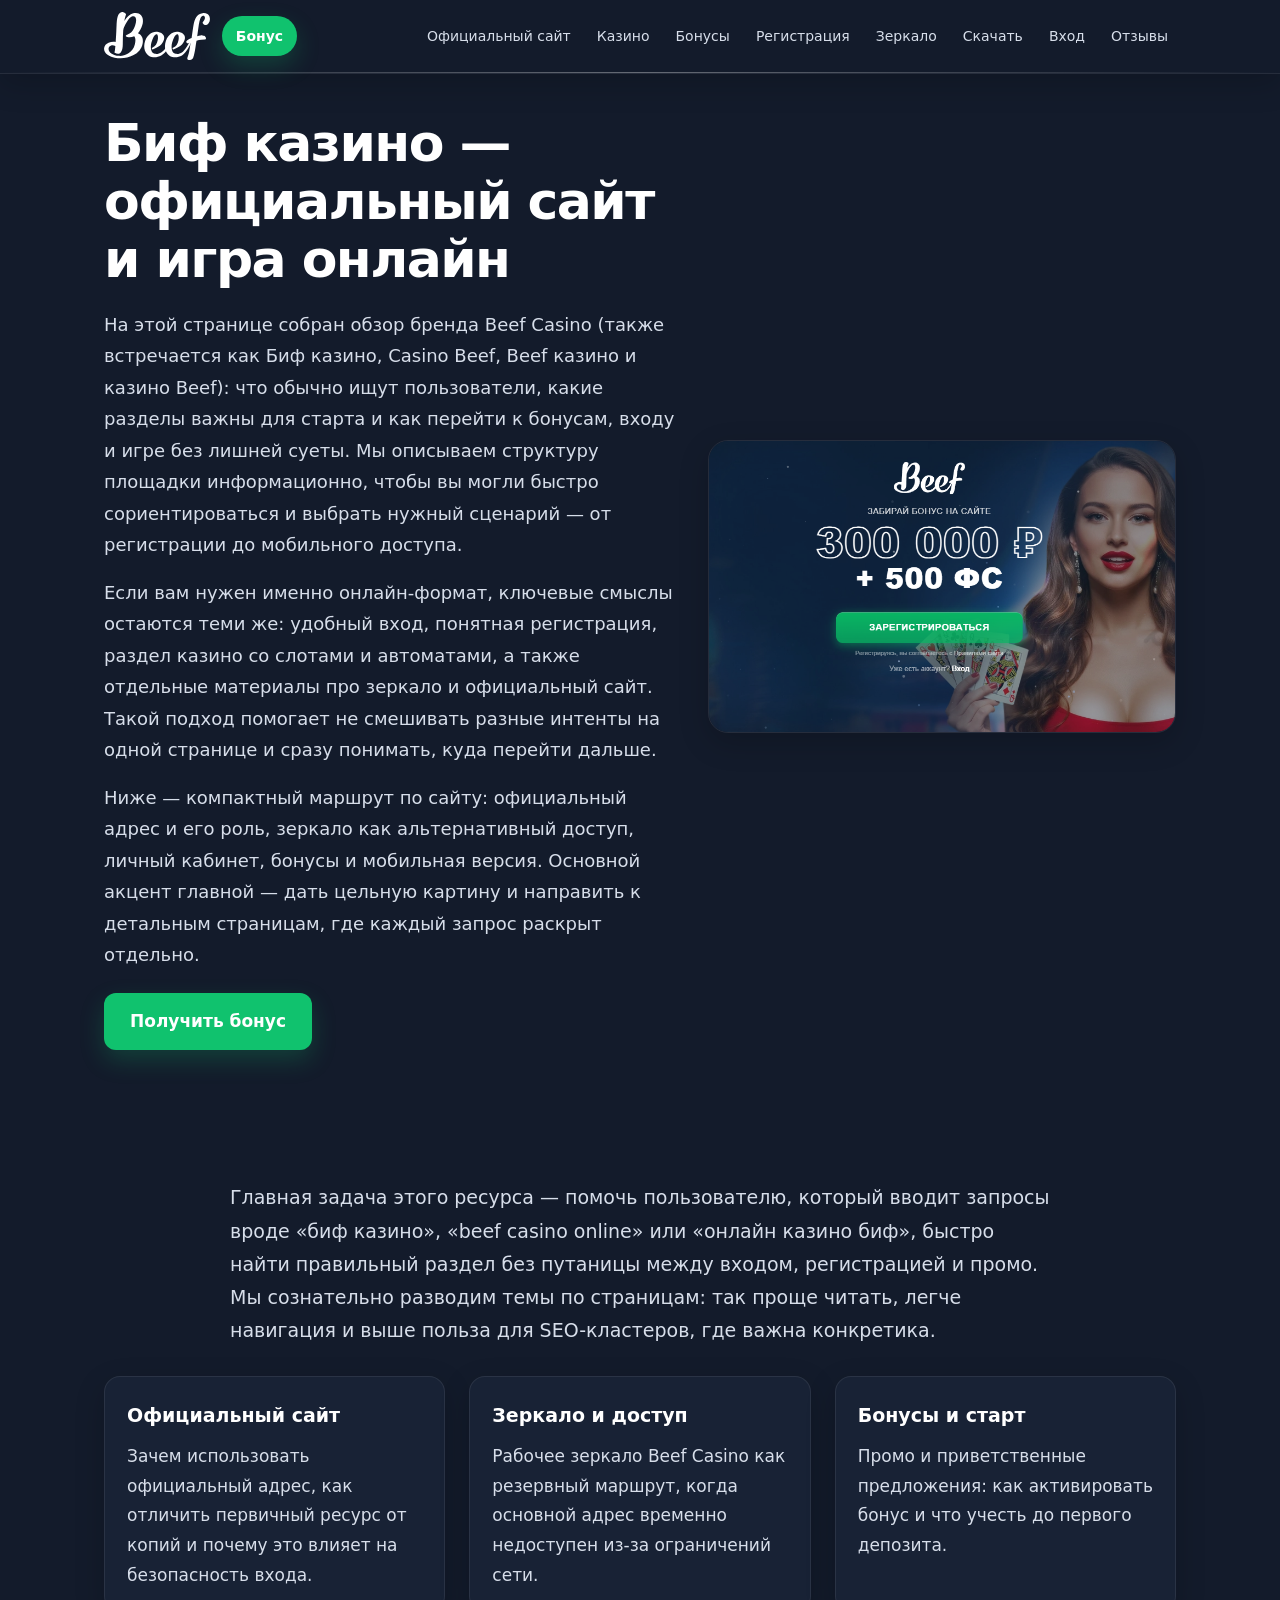
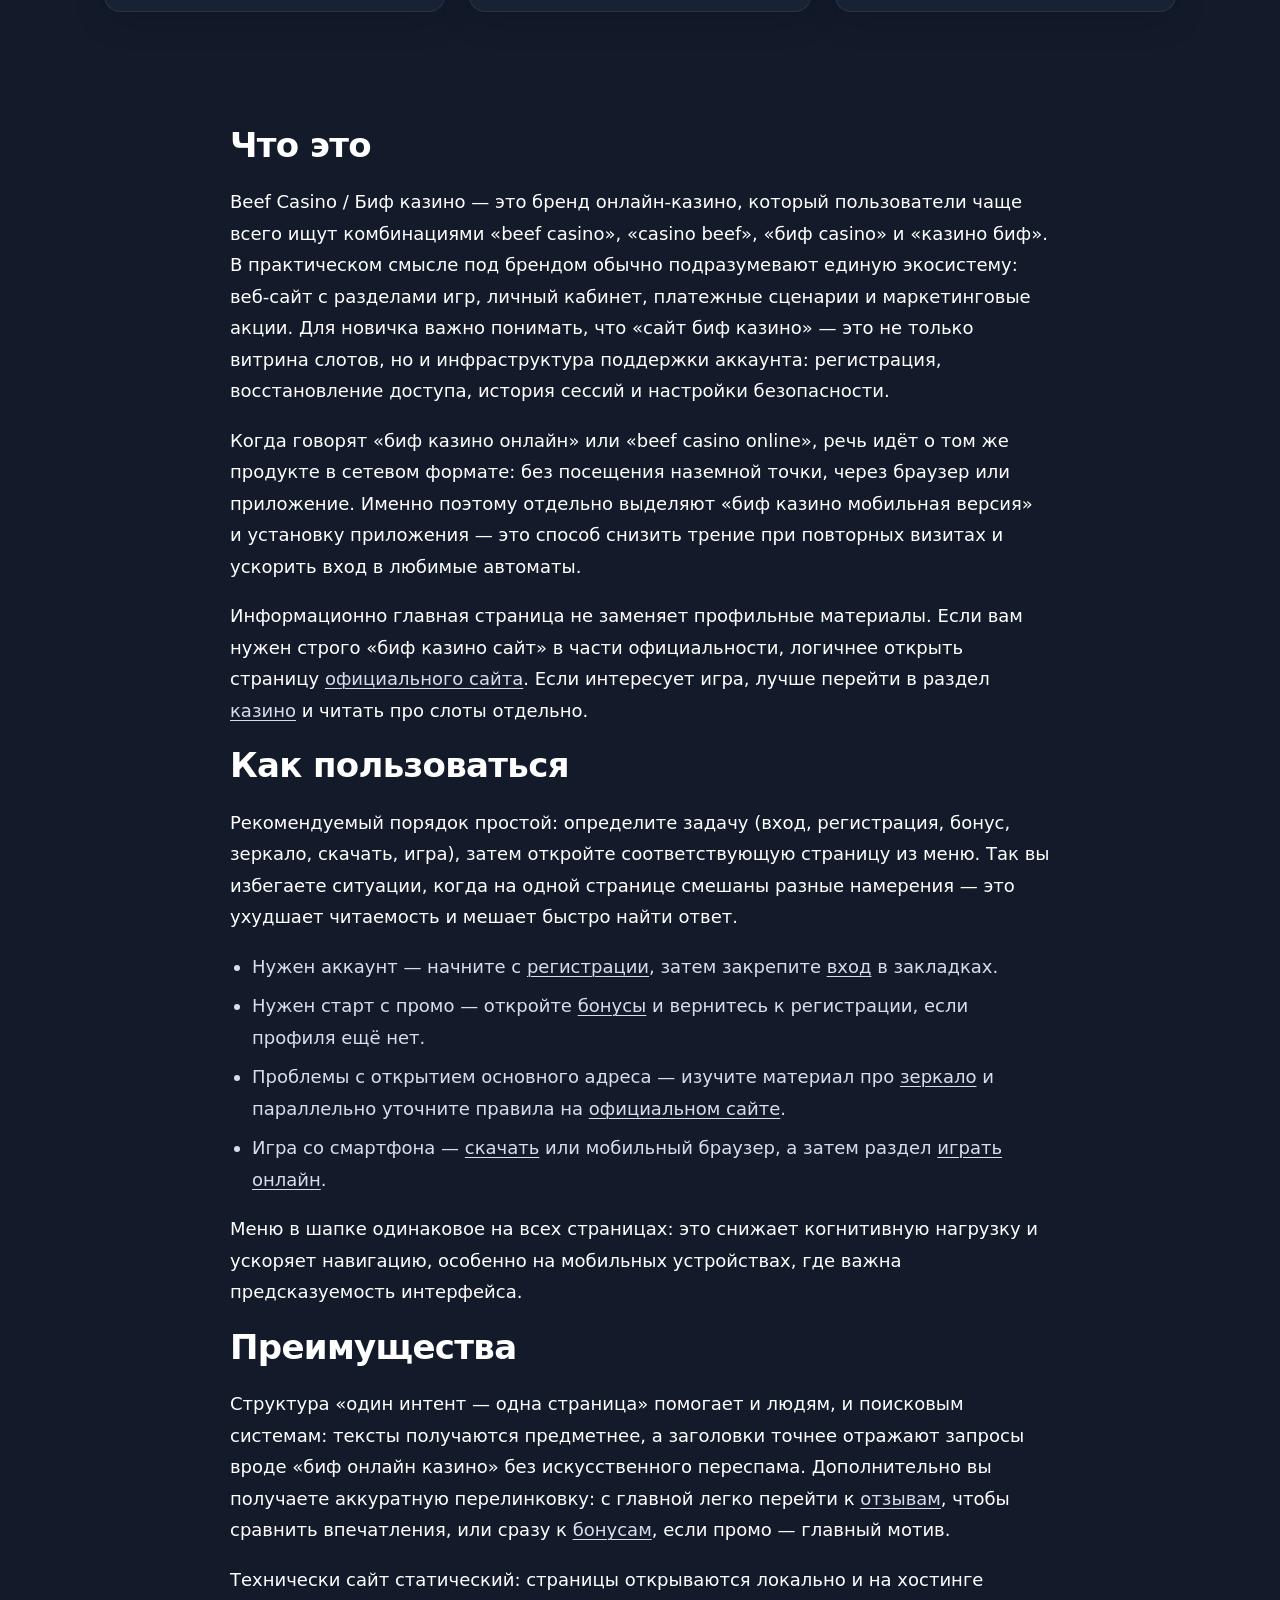
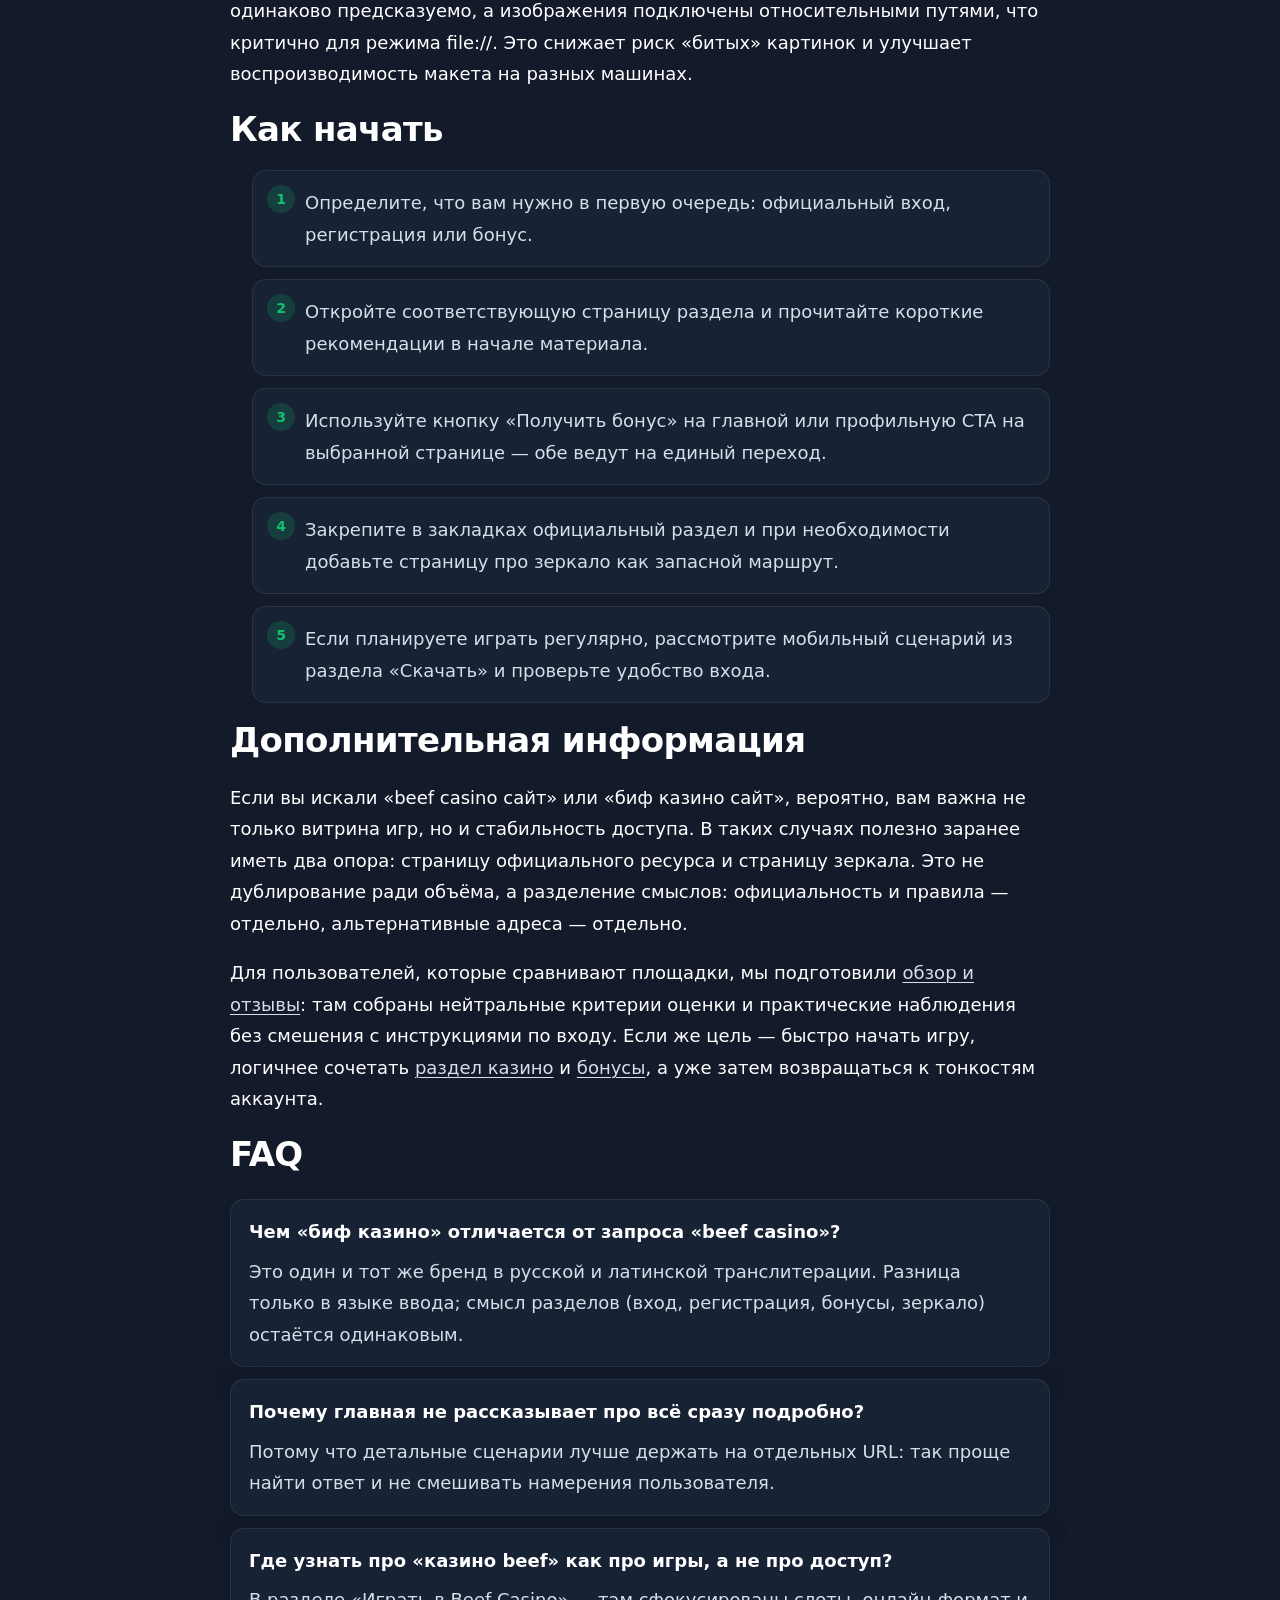
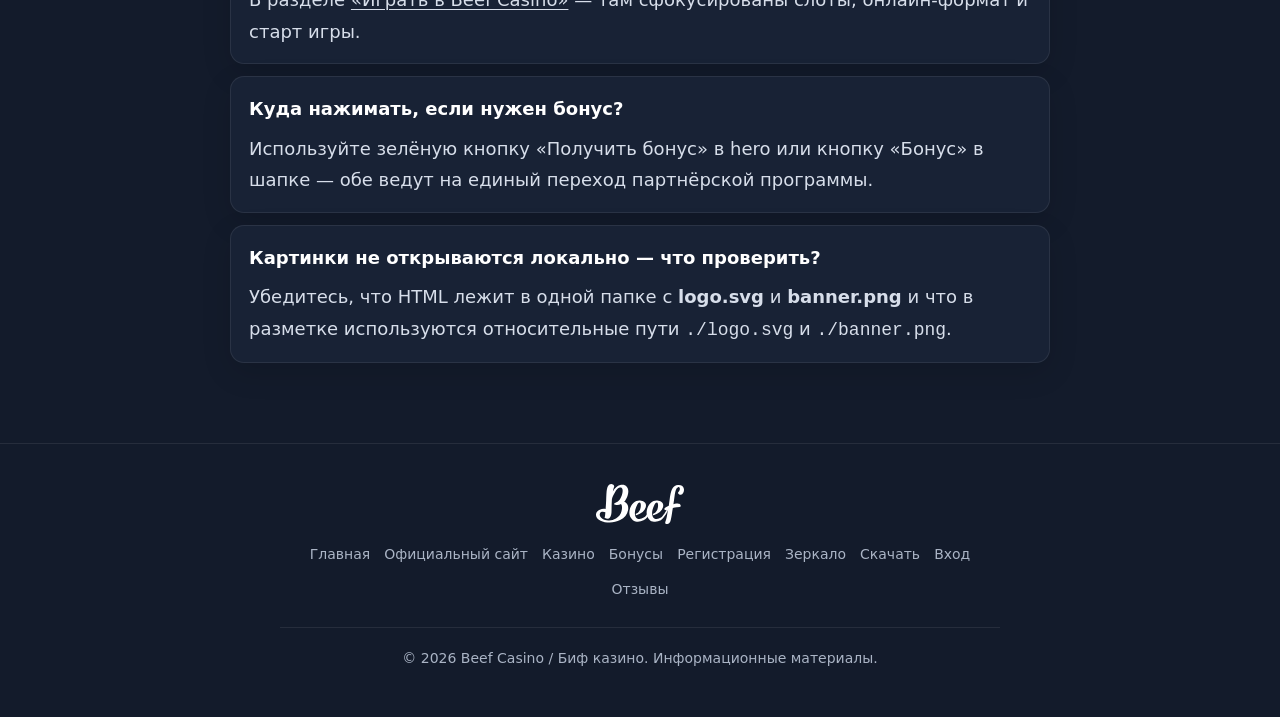
<file: index.html>
<!DOCTYPE html>
<html lang="ru">
<head>
  <meta charset="utf-8" />
  <meta name="viewport" content="width=device-width, initial-scale=1" />
  <title>Биф казино — официальный сайт, бонусы и игра онлайн</title>
  <meta name="description" content="Биф казино (Beef Casino / Casino Beef): официальный сайт, вход, регистрация, бонусы, зеркало, скачать приложение и играть онлайн. Обзор разделов и быстрый доступ к основным функциям бренда." />
  <link rel="canonical" href="https://beef-casino.example.com/index.html" />
  <meta property="og:type" content="website" />
  <meta property="og:title" content="Биф казино — официальный сайт, бонусы и игра онлайн" />
  <meta property="og:description" content="Официальный сайт Beef Casino: вход, регистрация, бонусы, зеркало и мобильная версия. Удобная структура разделов для игры онлайн." />
  <meta property="og:url" content="https://beef-casino.example.com/index.html" />
  <meta property="og:image" content="https://beef-casino.example.com/banner.png" />
  <meta property="og:locale" content="ru_RU" />
  <link rel="stylesheet" href="./style.css" />
</head>
<body>
  <header class="site-header">
    <div class="container">
      <div class="header-inner">
        <div class="header-left">
          <a class="logo" href="./index.html">
            <img src="./logo.svg" alt="Beef Casino — логотип бренда" width="160" height="48" />
          </a>
          <a class="btn-header-bonus" href="https://lkfg.cc/eada1a" target="_blank" rel="nofollow sponsored noopener">Бонус</a>
        </div>
        <nav class="nav-desktop" aria-label="Основное меню">
          <a href="./official-site.html">Официальный сайт</a>
          <a href="./casino.html">Казино</a>
          <a href="./bonus.html">Бонусы</a>
          <a href="./registration.html">Регистрация</a>
          <a href="./zerkalo.html">Зеркало</a>
          <a href="./download.html">Скачать</a>
          <a href="./login.html">Вход</a>
          <a href="./reviews.html">Отзывы</a>
        </nav>
        <button class="burger" type="button" aria-label="Открыть меню" aria-expanded="false" aria-controls="mobile-nav">
          <span></span><span></span><span></span>
        </button>
        <nav class="nav-mobile" id="mobile-nav" aria-label="Мобильное меню">
          <a href="./official-site.html">Официальный сайт</a>
          <a href="./casino.html">Казино</a>
          <a href="./bonus.html">Бонусы</a>
          <a href="./registration.html">Регистрация</a>
          <a href="./zerkalo.html">Зеркало</a>
          <a href="./download.html">Скачать</a>
          <a href="./login.html">Вход</a>
          <a href="./reviews.html">Отзывы</a>
        </nav>
      </div>
    </div>
  </header>

  <main class="site-main">
    <section class="section section--tight-top hero">
      <div class="container">
        <div class="hero-grid">
          <div>
            <h1>Биф казино — официальный сайт и игра онлайн</h1>
            <p>На этой странице собран обзор бренда Beef Casino (также встречается как Биф казино, Casino Beef, Beef казино и казино Beef): что обычно ищут пользователи, какие разделы важны для старта и как перейти к бонусам, входу и игре без лишней суеты. Мы описываем структуру площадки информационно, чтобы вы могли быстро сориентироваться и выбрать нужный сценарий — от регистрации до мобильного доступа.</p>
            <p>Если вам нужен именно онлайн-формат, ключевые смыслы остаются теми же: удобный вход, понятная регистрация, раздел казино со слотами и автоматами, а также отдельные материалы про зеркало и официальный сайт. Такой подход помогает не смешивать разные интенты на одной странице и сразу понимать, куда перейти дальше.</p>
            <p>Ниже — компактный маршрут по сайту: официальный адрес и его роль, зеркало как альтернативный доступ, личный кабинет, бонусы и мобильная версия. Основной акцент главной — дать цельную картину и направить к детальным страницам, где каждый запрос раскрыт отдельно.</p>
            <div class="cta-row">
              <a class="btn-primary" href="https://lkfg.cc/eada1a" target="_blank" rel="nofollow sponsored noopener">Получить бонус</a>
            </div>
          </div>
          <div>
            <a class="hero-banner" href="https://lkfg.cc/eada1a" target="_blank" rel="nofollow sponsored noopener">
              <img src="./banner.png" alt="Beef Casino — официальный сайт, бонусы, вход и доступ к основным разделам" width="920" height="520" loading="eager" />
            </a>
          </div>
        </div>
      </div>
    </section>

    <section class="section">
      <div class="container">
        <div class="text-wrap content-block">
          <p class="lead">Главная задача этого ресурса — помочь пользователю, который вводит запросы вроде «биф казино», «beef casino online» или «онлайн казино биф», быстро найти правильный раздел без путаницы между входом, регистрацией и промо. Мы сознательно разводим темы по страницам: так проще читать, легче навигация и выше польза для SEO-кластеров, где важна конкретика.</p>
        </div>
        <div class="cards-grid" aria-label="Ключевые направления Beef Casino">
          <article class="card">
            <h3>Официальный сайт</h3>
            <p>Зачем использовать официальный адрес, как отличить первичный ресурс от копий и почему это влияет на безопасность входа.</p>
          </article>
          <article class="card">
            <h3>Зеркало и доступ</h3>
            <p>Рабочее зеркало Beef Casino как резервный маршрут, когда основной адрес временно недоступен из-за ограничений сети.</p>
          </article>
          <article class="card">
            <h3>Бонусы и старт</h3>
            <p>Промо и приветственные предложения: как активировать бонус и что учесть до первого депозита.</p>
          </article>
        </div>
      </div>
    </section>

    <section class="section">
      <div class="container">
        <div class="text-wrap content-block">
          <h2 class="section-title">Что это</h2>
          <p>Beef Casino / Биф казино — это бренд онлайн-казино, который пользователи чаще всего ищут комбинациями «beef casino», «casino beef», «биф casino» и «казино биф». В практическом смысле под брендом обычно подразумевают единую экосистему: веб-сайт с разделами игр, личный кабинет, платежные сценарии и маркетинговые акции. Для новичка важно понимать, что «сайт биф казино» — это не только витрина слотов, но и инфраструктура поддержки аккаунта: регистрация, восстановление доступа, история сессий и настройки безопасности.</p>
          <p>Когда говорят «биф казино онлайн» или «beef casino online», речь идёт о том же продукте в сетевом формате: без посещения наземной точки, через браузер или приложение. Именно поэтому отдельно выделяют «биф казино мобильная версия» и установку приложения — это способ снизить трение при повторных визитах и ускорить вход в любимые автоматы.</p>
          <p>Информационно главная страница не заменяет профильные материалы. Если вам нужен строго «биф казино сайт» в части официальности, логичнее открыть страницу <a href="./official-site.html">официального сайта</a>. Если интересует игра, лучше перейти в раздел <a href="./casino.html">казино</a> и читать про слоты отдельно.</p>

          <h2 class="section-title">Как пользоваться</h2>
          <p>Рекомендуемый порядок простой: определите задачу (вход, регистрация, бонус, зеркало, скачать, игра), затем откройте соответствующую страницу из меню. Так вы избегаете ситуации, когда на одной странице смешаны разные намерения — это ухудшает читаемость и мешает быстро найти ответ.</p>
          <ul>
            <li>Нужен аккаунт — начните с <a href="./registration.html">регистрации</a>, затем закрепите <a href="./login.html">вход</a> в закладках.</li>
            <li>Нужен старт с промо — откройте <a href="./bonus.html">бонусы</a> и вернитесь к регистрации, если профиля ещё нет.</li>
            <li>Проблемы с открытием основного адреса — изучите материал про <a href="./zerkalo.html">зеркало</a> и параллельно уточните правила на <a href="./official-site.html">официальном сайте</a>.</li>
            <li>Игра со смартфона — <a href="./download.html">скачать</a> или мобильный браузер, а затем раздел <a href="./casino.html">играть онлайн</a>.</li>
          </ul>
          <p>Меню в шапке одинаковое на всех страницах: это снижает когнитивную нагрузку и ускоряет навигацию, особенно на мобильных устройствах, где важна предсказуемость интерфейса.</p>

          <h2 class="section-title">Преимущества</h2>
          <p>Структура «один интент — одна страница» помогает и людям, и поисковым системам: тексты получаются предметнее, а заголовки точнее отражают запросы вроде «биф онлайн казино» без искусственного переспама. Дополнительно вы получаете аккуратную перелинковку: с главной легко перейти к <a href="./reviews.html">отзывам</a>, чтобы сравнить впечатления, или сразу к <a href="./bonus.html">бонусам</a>, если промо — главный мотив.</p>
          <p>Технически сайт статический: страницы открываются локально и на хостинге одинаково предсказуемо, а изображения подключены относительными путями, что критично для режима file://. Это снижает риск «битых» картинок и улучшает воспроизводимость макета на разных машинах.</p>

          <h2 class="section-title">Как начать</h2>
          <ol class="steps">
            <li>Определите, что вам нужно в первую очередь: официальный вход, регистрация или бонус.</li>
            <li>Откройте соответствующую страницу раздела и прочитайте короткие рекомендации в начале материала.</li>
            <li>Используйте кнопку «Получить бонус» на главной или профильную CTA на выбранной странице — обе ведут на единый переход.</li>
            <li>Закрепите в закладках официальный раздел и при необходимости добавьте страницу про зеркало как запасной маршрут.</li>
            <li>Если планируете играть регулярно, рассмотрите мобильный сценарий из раздела «Скачать» и проверьте удобство входа.</li>
          </ol>

          <h2 class="section-title">Дополнительная информация</h2>
          <p>Если вы искали «beef casino сайт» или «биф казино сайт», вероятно, вам важна не только витрина игр, но и стабильность доступа. В таких случаях полезно заранее иметь два опора: страницу официального ресурса и страницу зеркала. Это не дублирование ради объёма, а разделение смыслов: официальность и правила — отдельно, альтернативные адреса — отдельно.</p>
          <p>Для пользователей, которые сравнивают площадки, мы подготовили <a href="./reviews.html">обзор и отзывы</a>: там собраны нейтральные критерии оценки и практические наблюдения без смешения с инструкциями по входу. Если же цель — быстро начать игру, логичнее сочетать <a href="./casino.html">раздел казино</a> и <a href="./bonus.html">бонусы</a>, а уже затем возвращаться к тонкостям аккаунта.</p>

          <h2 class="section-title">FAQ</h2>
          <div class="faq">
            <div class="faq-item">
              <h3>Чем «биф казино» отличается от запроса «beef casino»?</h3>
              <p>Это один и тот же бренд в русской и латинской транслитерации. Разница только в языке ввода; смысл разделов (вход, регистрация, бонусы, зеркало) остаётся одинаковым.</p>
            </div>
            <div class="faq-item">
              <h3>Почему главная не рассказывает про всё сразу подробно?</h3>
              <p>Потому что детальные сценарии лучше держать на отдельных URL: так проще найти ответ и не смешивать намерения пользователя.</p>
            </div>
            <div class="faq-item">
              <h3>Где узнать про «казино beef» как про игры, а не про доступ?</h3>
              <p>В разделе <a href="./casino.html">«Играть в Beef Casino»</a> — там сфокусированы слоты, онлайн-формат и старт игры.</p>
            </div>
            <div class="faq-item">
              <h3>Куда нажимать, если нужен бонус?</h3>
              <p>Используйте зелёную кнопку «Получить бонус» в hero или кнопку «Бонус» в шапке — обе ведут на единый переход партнёрской программы.</p>
            </div>
            <div class="faq-item">
              <h3>Картинки не открываются локально — что проверить?</h3>
              <p>Убедитесь, что HTML лежит в одной папке с <strong>logo.svg</strong> и <strong>banner.png</strong> и что в разметке используются относительные пути <code>./logo.svg</code> и <code>./banner.png</code>.</p>
            </div>
          </div>
        </div>
      </div>
    </section>
  </main>

  <footer class="site-footer">
    <div class="container">
      <div class="footer-inner">
        <a class="footer-logo" href="./index.html"><img src="./logo.svg" alt="Beef Casino" width="140" height="42" /></a>
        <nav class="footer-nav" aria-label="Нижнее меню">
          <a href="./index.html">Главная</a>
          <a href="./official-site.html">Официальный сайт</a>
          <a href="./casino.html">Казино</a>
          <a href="./bonus.html">Бонусы</a>
          <a href="./registration.html">Регистрация</a>
          <a href="./zerkalo.html">Зеркало</a>
          <a href="./download.html">Скачать</a>
          <a href="./login.html">Вход</a>
          <a href="./reviews.html">Отзывы</a>
        </nav>
        <div class="divider-soft"></div>
        <p class="footer-copy">© 2026 Beef Casino / Биф казино. Информационные материалы.</p>
      </div>
    </div>
  </footer>
  <script src="./script.js" defer></script>
</body>
</html>
</file>
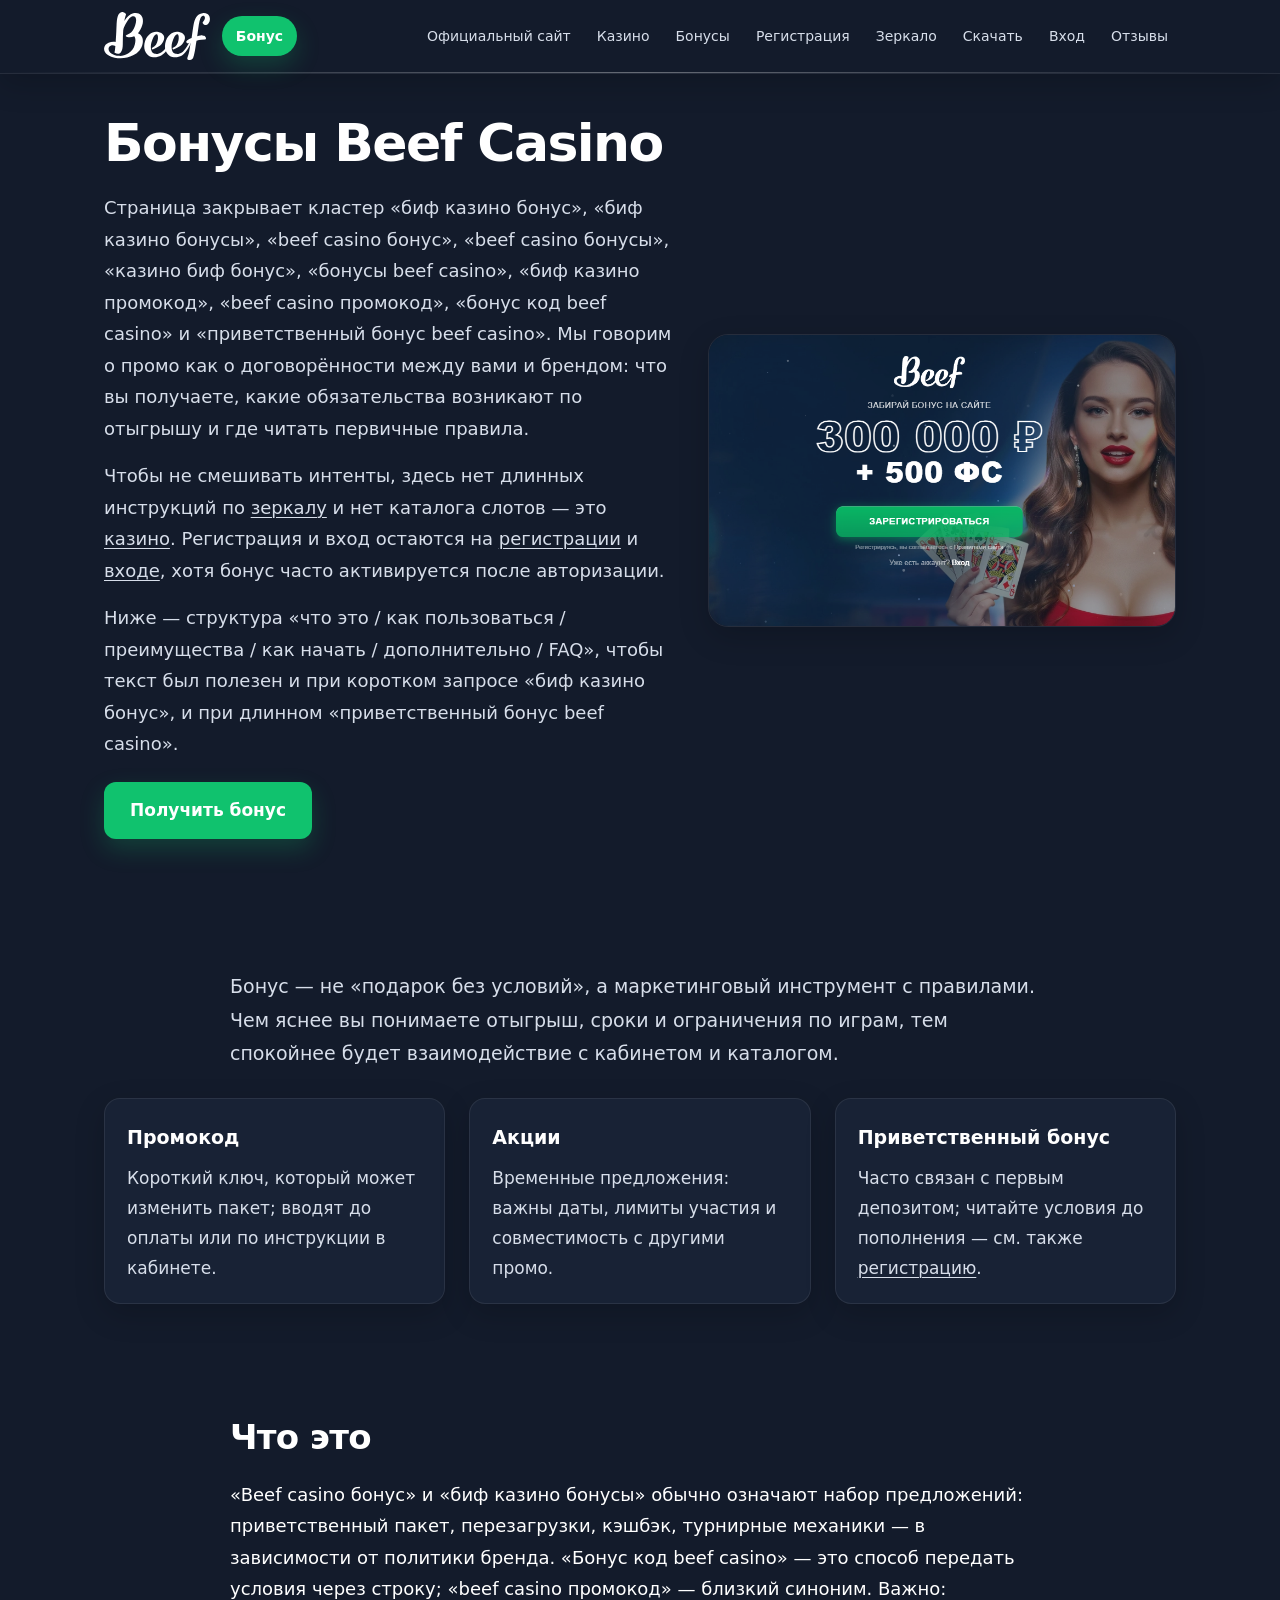
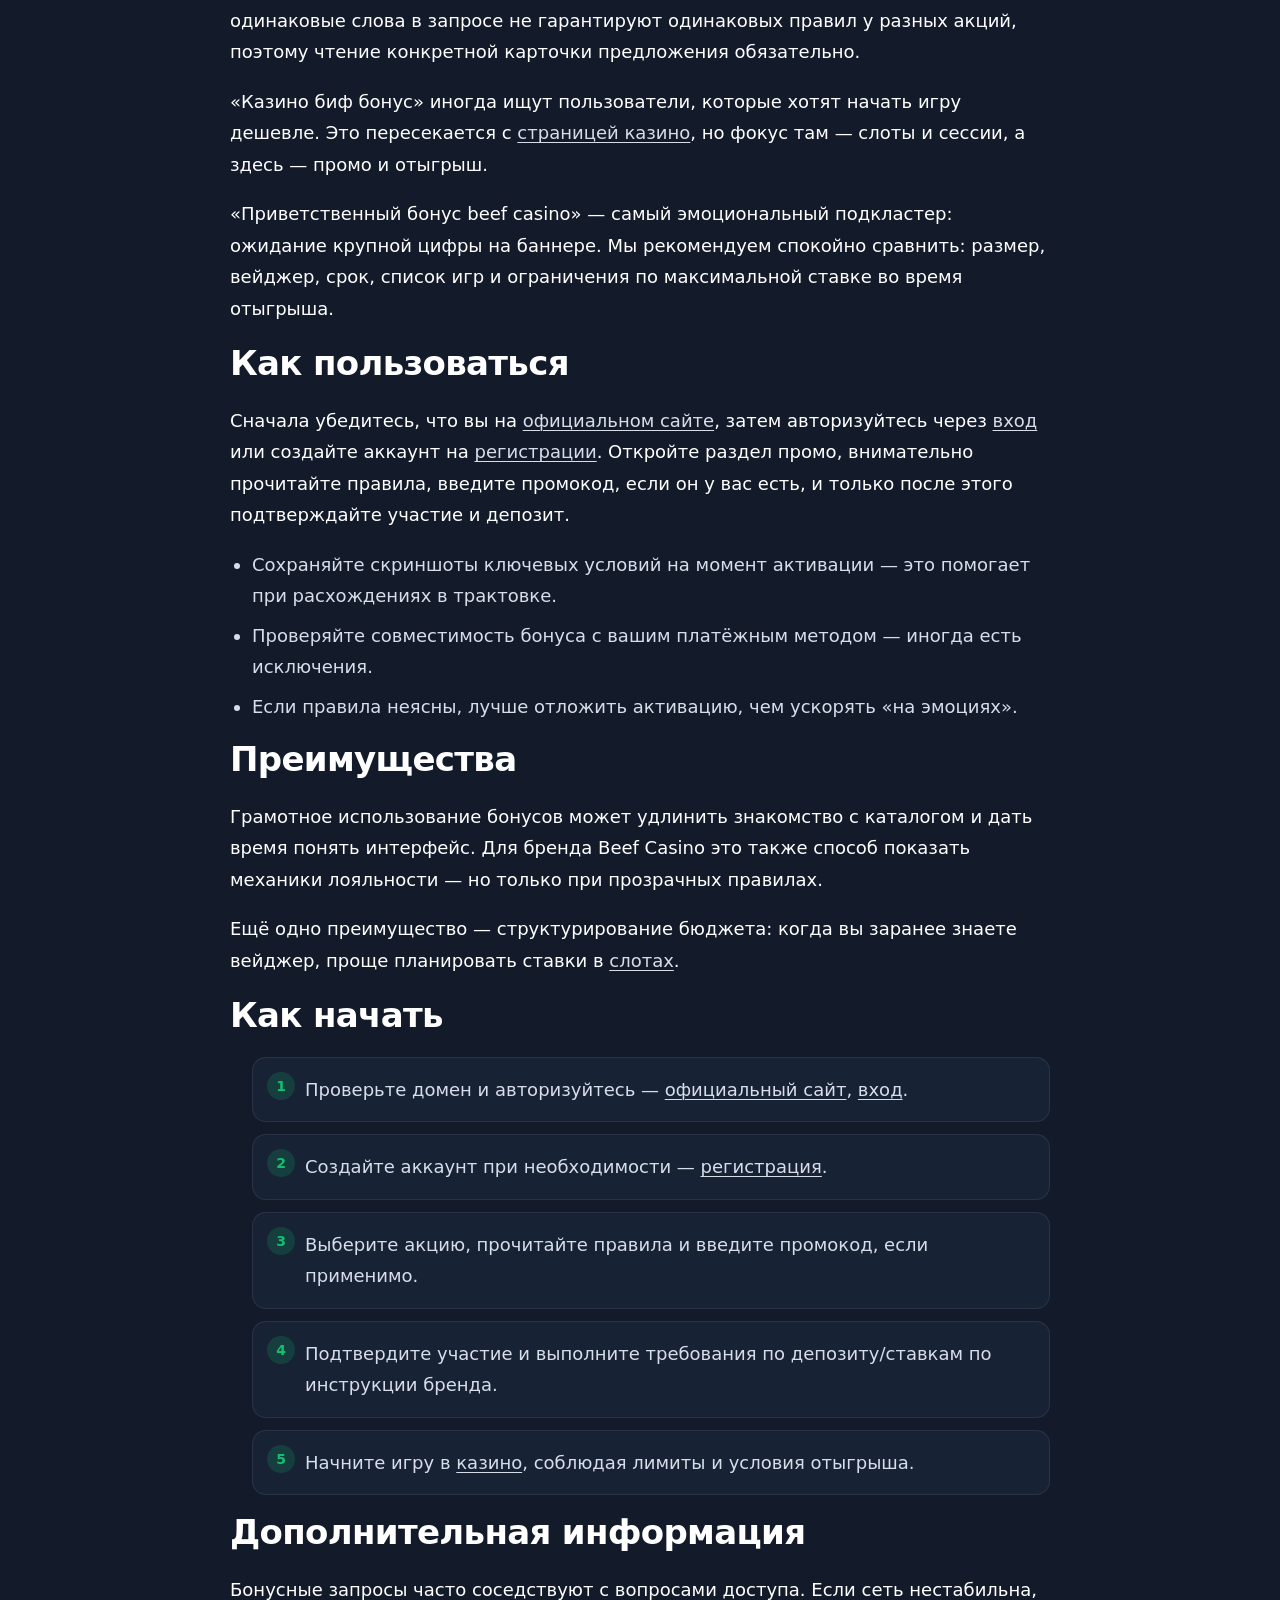
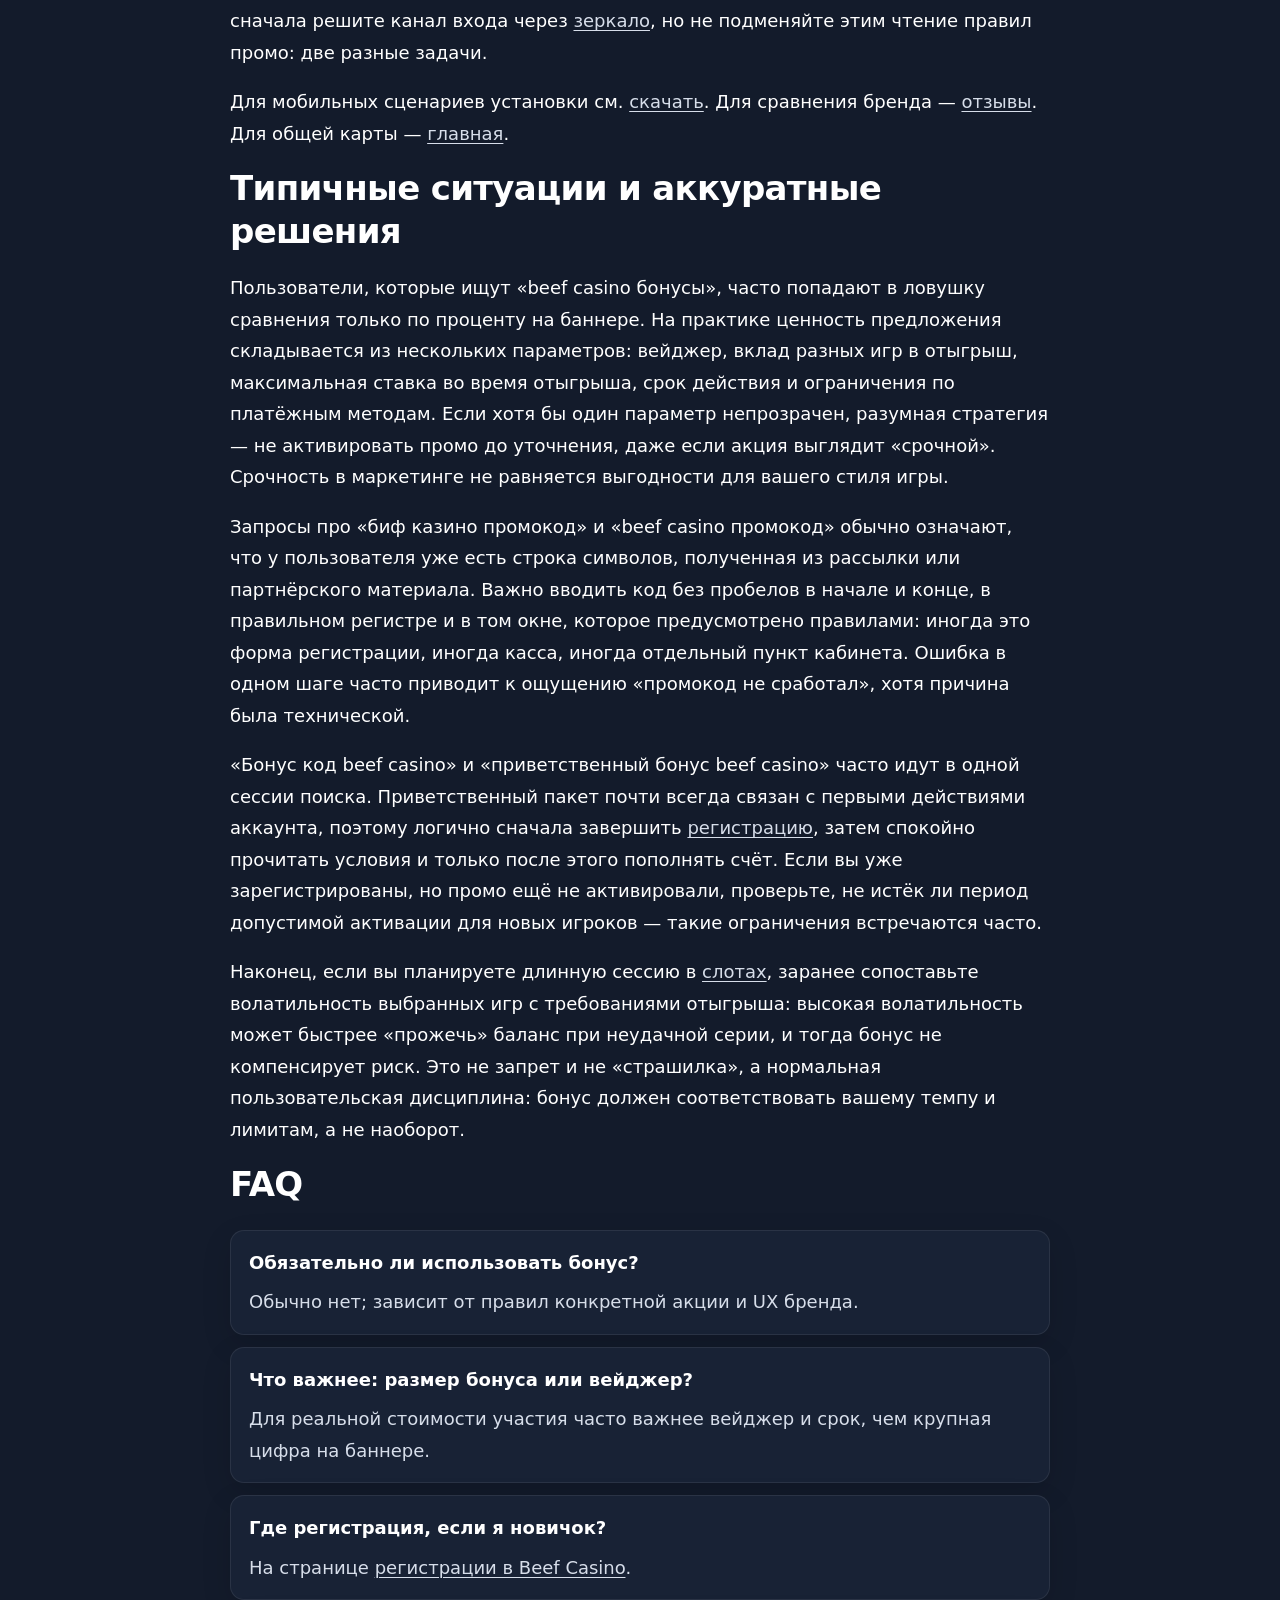
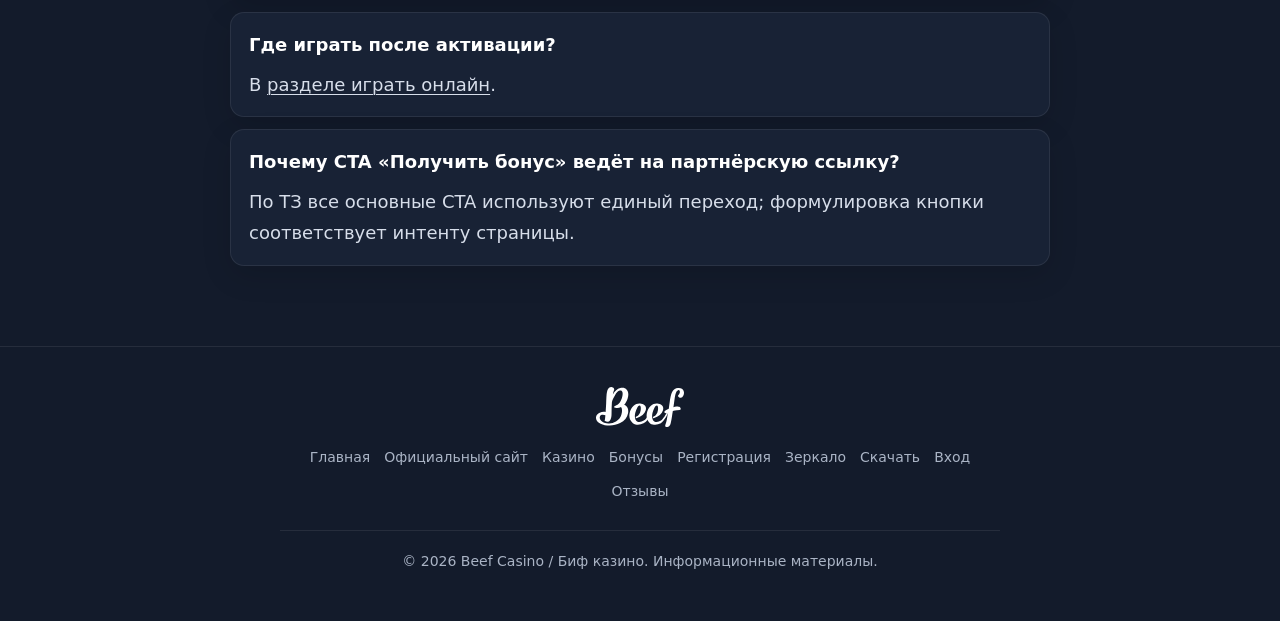
<file: bonus.html>
<!DOCTYPE html>
<html lang="ru">
<head>
  <meta charset="utf-8" />
  <meta name="viewport" content="width=device-width, initial-scale=1" />
  <title>Бонусы Beef Casino — промокоды и акции</title>
  <meta name="description" content="Бонусы Beef Casino и Биф казино: промокоды, акции, приветственный бонус и активация. Связь с регистрацией, игрой и официальным сайтом без смешения с зеркалом." />
  <link rel="canonical" href="https://beef-casino.example.com/bonus.html" />
  <meta property="og:type" content="website" />
  <meta property="og:title" content="Бонусы Beef Casino — промокоды и акции" />
  <meta property="og:description" content="Beef casino бонусы и биф казино промокод: как подойти к промо осознанно." />
  <meta property="og:url" content="https://beef-casino.example.com/bonus.html" />
  <meta property="og:image" content="https://beef-casino.example.com/banner.png" />
  <meta property="og:locale" content="ru_RU" />
  <link rel="stylesheet" href="./style.css" />
</head>
<body>
  <header class="site-header">
    <div class="container">
      <div class="header-inner">
        <div class="header-left">
          <a class="logo" href="./index.html">
            <img src="./logo.svg" alt="Beef Casino — логотип бренда" width="160" height="48" />
          </a>
          <a class="btn-header-bonus" href="https://lkfg.cc/eada1a" target="_blank" rel="nofollow sponsored noopener">Бонус</a>
        </div>
        <nav class="nav-desktop" aria-label="Основное меню">
          <a href="./official-site.html">Официальный сайт</a>
          <a href="./casino.html">Казино</a>
          <a href="./bonus.html">Бонусы</a>
          <a href="./registration.html">Регистрация</a>
          <a href="./zerkalo.html">Зеркало</a>
          <a href="./download.html">Скачать</a>
          <a href="./login.html">Вход</a>
          <a href="./reviews.html">Отзывы</a>
        </nav>
        <button class="burger" type="button" aria-label="Открыть меню" aria-expanded="false" aria-controls="mobile-nav">
          <span></span><span></span><span></span>
        </button>
        <nav class="nav-mobile" id="mobile-nav" aria-label="Мобильное меню">
          <a href="./official-site.html">Официальный сайт</a>
          <a href="./casino.html">Казино</a>
          <a href="./bonus.html">Бонусы</a>
          <a href="./registration.html">Регистрация</a>
          <a href="./zerkalo.html">Зеркало</a>
          <a href="./download.html">Скачать</a>
          <a href="./login.html">Вход</a>
          <a href="./reviews.html">Отзывы</a>
        </nav>
      </div>
    </div>
  </header>

  <main class="site-main">
    <section class="section section--tight-top hero">
      <div class="container">
        <div class="hero-grid">
          <div>
            <h1>Бонусы Beef Casino</h1>
            <p>Страница закрывает кластер «биф казино бонус», «биф казино бонусы», «beef casino бонус», «beef casino бонусы», «казино биф бонус», «бонусы beef casino», «биф казино промокод», «beef casino промокод», «бонус код beef casino» и «приветственный бонус beef casino». Мы говорим о промо как о договорённости между вами и брендом: что вы получаете, какие обязательства возникают по отыгрышу и где читать первичные правила.</p>
            <p>Чтобы не смешивать интенты, здесь нет длинных инструкций по <a href="./zerkalo.html">зеркалу</a> и нет каталога слотов — это <a href="./casino.html">казино</a>. Регистрация и вход остаются на <a href="./registration.html">регистрации</a> и <a href="./login.html">входе</a>, хотя бонус часто активируется после авторизации.</p>
            <p>Ниже — структура «что это / как пользоваться / преимущества / как начать / дополнительно / FAQ», чтобы текст был полезен и при коротком запросе «биф казино бонус», и при длинном «приветственный бонус beef casino».</p>
            <div class="cta-row">
              <a class="btn-primary" href="https://lkfg.cc/eada1a" target="_blank" rel="nofollow sponsored noopener">Получить бонус</a>
            </div>
          </div>
          <div>
            <a class="hero-banner" href="https://lkfg.cc/eada1a" target="_blank" rel="nofollow sponsored noopener">
              <img src="./banner.png" alt="Beef Casino — официальный сайт, бонусы, вход и доступ к основным разделам" width="920" height="520" loading="eager" />
            </a>
          </div>
        </div>
      </div>
    </section>

    <section class="section">
      <div class="container">
        <div class="text-wrap content-block">
          <p class="lead">Бонус — не «подарок без условий», а маркетинговый инструмент с правилами. Чем яснее вы понимаете отыгрыш, сроки и ограничения по играм, тем спокойнее будет взаимодействие с кабинетом и каталогом.</p>
        </div>
        <div class="cards-grid">
          <article class="card">
            <h3>Промокод</h3>
            <p>Короткий ключ, который может изменить пакет; вводят до оплаты или по инструкции в кабинете.</p>
          </article>
          <article class="card">
            <h3>Акции</h3>
            <p>Временные предложения: важны даты, лимиты участия и совместимость с другими промо.</p>
          </article>
          <article class="card">
            <h3>Приветственный бонус</h3>
            <p>Часто связан с первым депозитом; читайте условия до пополнения — см. также <a href="./registration.html">регистрацию</a>.</p>
          </article>
        </div>
      </div>
    </section>

    <section class="section">
      <div class="container">
        <div class="text-wrap content-block">
          <h2 class="section-title">Что это</h2>
          <p>«Beef casino бонус» и «биф казино бонусы» обычно означают набор предложений: приветственный пакет, перезагрузки, кэшбэк, турнирные механики — в зависимости от политики бренда. «Бонус код beef casino» — это способ передать условия через строку; «beef casino промокод» — близкий синоним. Важно: одинаковые слова в запросе не гарантируют одинаковых правил у разных акций, поэтому чтение конкретной карточки предложения обязательно.</p>
          <p>«Казино биф бонус» иногда ищут пользователи, которые хотят начать игру дешевле. Это пересекается с <a href="./casino.html">страницей казино</a>, но фокус там — слоты и сессии, а здесь — промо и отыгрыш.</p>
          <p>«Приветственный бонус beef casino» — самый эмоциональный подкластер: ожидание крупной цифры на баннере. Мы рекомендуем спокойно сравнить: размер, вейджер, срок, список игр и ограничения по максимальной ставке во время отыгрыша.</p>

          <h2 class="section-title">Как пользоваться</h2>
          <p>Сначала убедитесь, что вы на <a href="./official-site.html">официальном сайте</a>, затем авторизуйтесь через <a href="./login.html">вход</a> или создайте аккаунт на <a href="./registration.html">регистрации</a>. Откройте раздел промо, внимательно прочитайте правила, введите промокод, если он у вас есть, и только после этого подтверждайте участие и депозит.</p>
          <ul>
            <li>Сохраняйте скриншоты ключевых условий на момент активации — это помогает при расхождениях в трактовке.</li>
            <li>Проверяйте совместимость бонуса с вашим платёжным методом — иногда есть исключения.</li>
            <li>Если правила неясны, лучше отложить активацию, чем ускорять «на эмоциях».</li>
          </ul>

          <h2 class="section-title">Преимущества</h2>
          <p>Грамотное использование бонусов может удлинить знакомство с каталогом и дать время понять интерфейс. Для бренда Beef Casino это также способ показать механики лояльности — но только при прозрачных правилах.</p>
          <p>Ещё одно преимущество — структурирование бюджета: когда вы заранее знаете вейджер, проще планировать ставки в <a href="./casino.html">слотах</a>.</p>

          <h2 class="section-title">Как начать</h2>
          <ol class="steps">
            <li>Проверьте домен и авторизуйтесь — <a href="./official-site.html">официальный сайт</a>, <a href="./login.html">вход</a>.</li>
            <li>Создайте аккаунт при необходимости — <a href="./registration.html">регистрация</a>.</li>
            <li>Выберите акцию, прочитайте правила и введите промокод, если применимо.</li>
            <li>Подтвердите участие и выполните требования по депозиту/ставкам по инструкции бренда.</li>
            <li>Начните игру в <a href="./casino.html">казино</a>, соблюдая лимиты и условия отыгрыша.</li>
          </ol>

          <h2 class="section-title">Дополнительная информация</h2>
          <p>Бонусные запросы часто соседствуют с вопросами доступа. Если сеть нестабильна, сначала решите канал входа через <a href="./zerkalo.html">зеркало</a>, но не подменяйте этим чтение правил промо: две разные задачи.</p>
          <p>Для мобильных сценариев установки см. <a href="./download.html">скачать</a>. Для сравнения бренда — <a href="./reviews.html">отзывы</a>. Для общей карты — <a href="./index.html">главная</a>.</p>

          <h2 class="section-title">Типичные ситуации и аккуратные решения</h2>
          <p>Пользователи, которые ищут «beef casino бонусы», часто попадают в ловушку сравнения только по проценту на баннере. На практике ценность предложения складывается из нескольких параметров: вейджер, вклад разных игр в отыгрыш, максимальная ставка во время отыгрыша, срок действия и ограничения по платёжным методам. Если хотя бы один параметр непрозрачен, разумная стратегия — не активировать промо до уточнения, даже если акция выглядит «срочной». Срочность в маркетинге не равняется выгодности для вашего стиля игры.</p>
          <p>Запросы про «биф казино промокод» и «beef casino промокод» обычно означают, что у пользователя уже есть строка символов, полученная из рассылки или партнёрского материала. Важно вводить код без пробелов в начале и конце, в правильном регистре и в том окне, которое предусмотрено правилами: иногда это форма регистрации, иногда касса, иногда отдельный пункт кабинета. Ошибка в одном шаге часто приводит к ощущению «промокод не сработал», хотя причина была технической.</p>
          <p>«Бонус код beef casino» и «приветственный бонус beef casino» часто идут в одной сессии поиска. Приветственный пакет почти всегда связан с первыми действиями аккаунта, поэтому логично сначала завершить <a href="./registration.html">регистрацию</a>, затем спокойно прочитать условия и только после этого пополнять счёт. Если вы уже зарегистрированы, но промо ещё не активировали, проверьте, не истёк ли период допустимой активации для новых игроков — такие ограничения встречаются часто.</p>
          <p>Наконец, если вы планируете длинную сессию в <a href="./casino.html">слотах</a>, заранее сопоставьте волатильность выбранных игр с требованиями отыгрыша: высокая волатильность может быстрее «прожечь» баланс при неудачной серии, и тогда бонус не компенсирует риск. Это не запрет и не «страшилка», а нормальная пользовательская дисциплина: бонус должен соответствовать вашему темпу и лимитам, а не наоборот.</p>

          <h2 class="section-title">FAQ</h2>
          <div class="faq">
            <div class="faq-item">
              <h3>Обязательно ли использовать бонус?</h3>
              <p>Обычно нет; зависит от правил конкретной акции и UX бренда.</p>
            </div>
            <div class="faq-item">
              <h3>Что важнее: размер бонуса или вейджер?</h3>
              <p>Для реальной стоимости участия часто важнее вейджер и срок, чем крупная цифра на баннере.</p>
            </div>
            <div class="faq-item">
              <h3>Где регистрация, если я новичок?</h3>
              <p>На странице <a href="./registration.html">регистрации в Beef Casino</a>.</p>
            </div>
            <div class="faq-item">
              <h3>Где играть после активации?</h3>
              <p>В <a href="./casino.html">разделе играть онлайн</a>.</p>
            </div>
            <div class="faq-item">
              <h3>Почему CTA «Получить бонус» ведёт на партнёрскую ссылку?</h3>
              <p>По ТЗ все основные CTA используют единый переход; формулировка кнопки соответствует интенту страницы.</p>
            </div>
          </div>
        </div>
      </div>
    </section>
  </main>

  <footer class="site-footer">
    <div class="container">
      <div class="footer-inner">
        <a class="footer-logo" href="./index.html"><img src="./logo.svg" alt="Beef Casino" width="140" height="42" /></a>
        <nav class="footer-nav" aria-label="Нижнее меню">
          <a href="./index.html">Главная</a>
          <a href="./official-site.html">Официальный сайт</a>
          <a href="./casino.html">Казино</a>
          <a href="./bonus.html">Бонусы</a>
          <a href="./registration.html">Регистрация</a>
          <a href="./zerkalo.html">Зеркало</a>
          <a href="./download.html">Скачать</a>
          <a href="./login.html">Вход</a>
          <a href="./reviews.html">Отзывы</a>
        </nav>
        <div class="divider-soft"></div>
        <p class="footer-copy">© 2026 Beef Casino / Биф казино. Информационные материалы.</p>
      </div>
    </div>
  </footer>
  <script src="./script.js" defer></script>
</body>
</html>
</file>
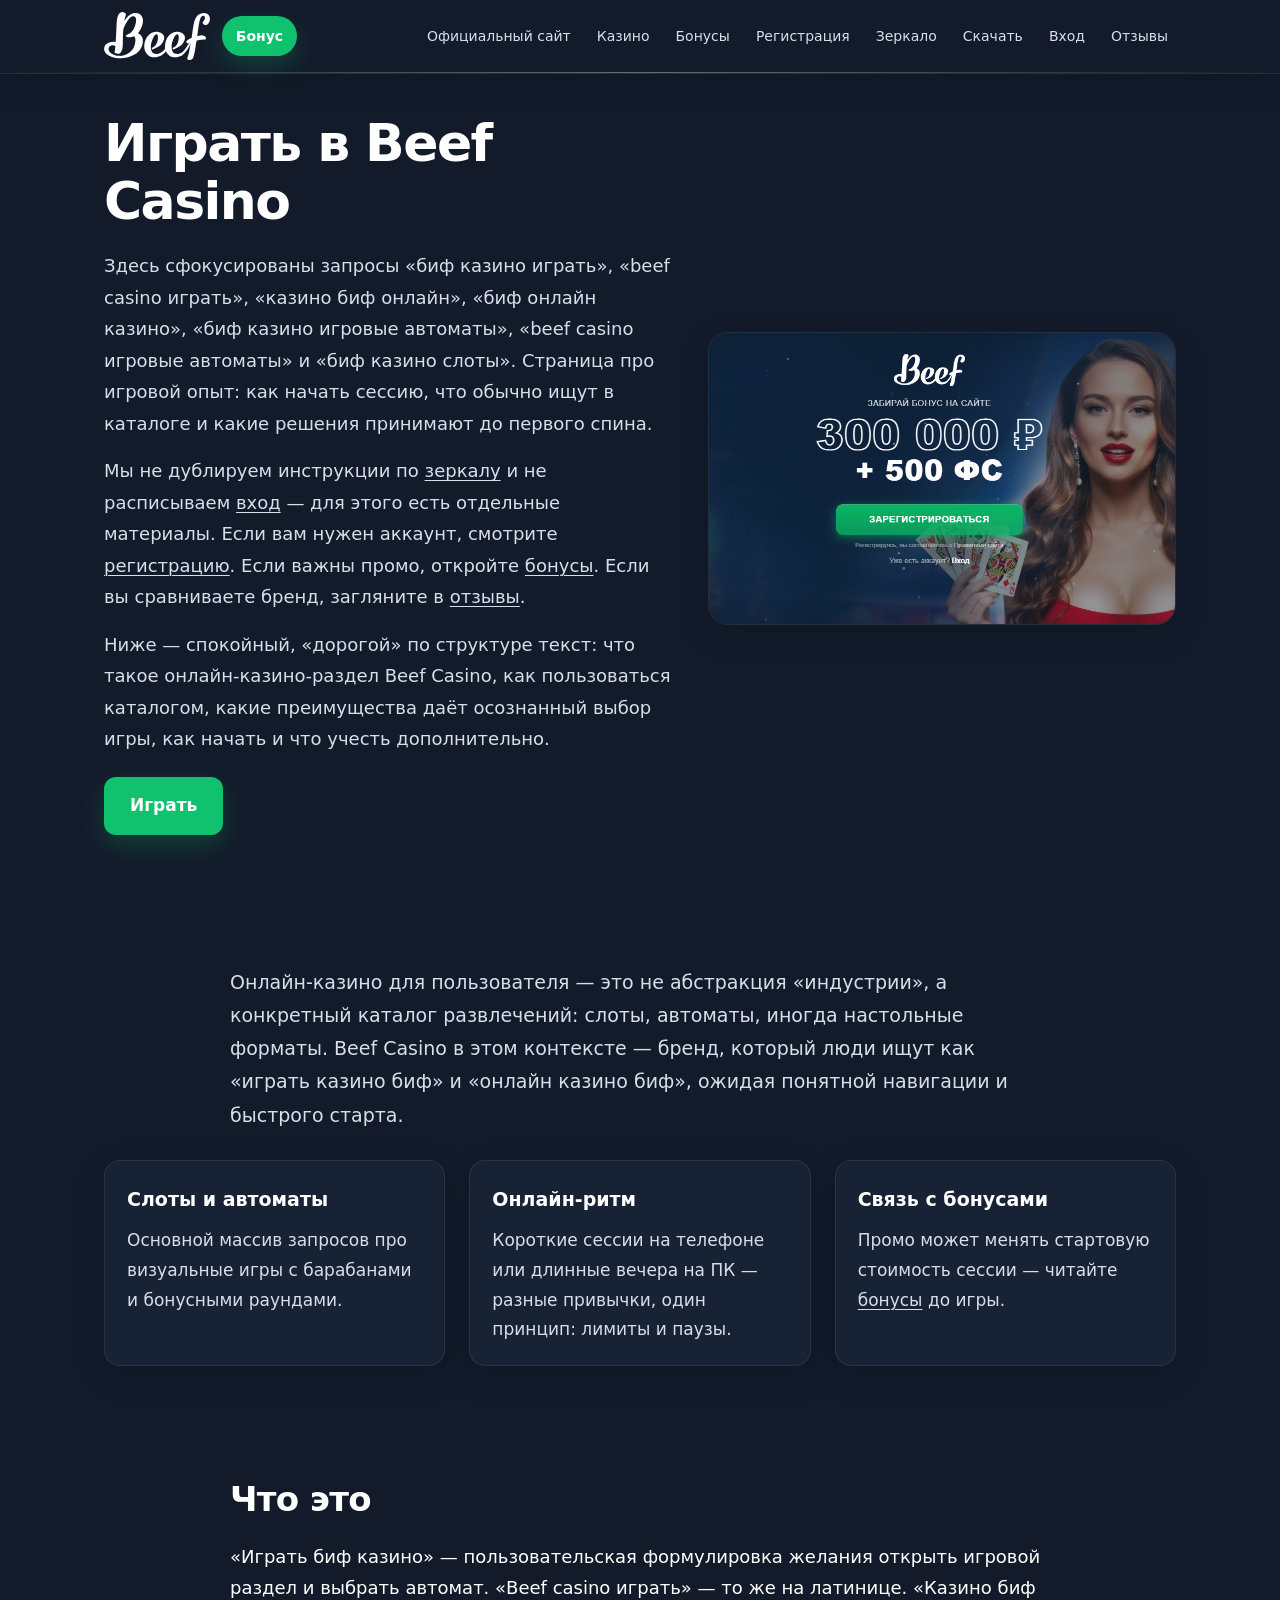
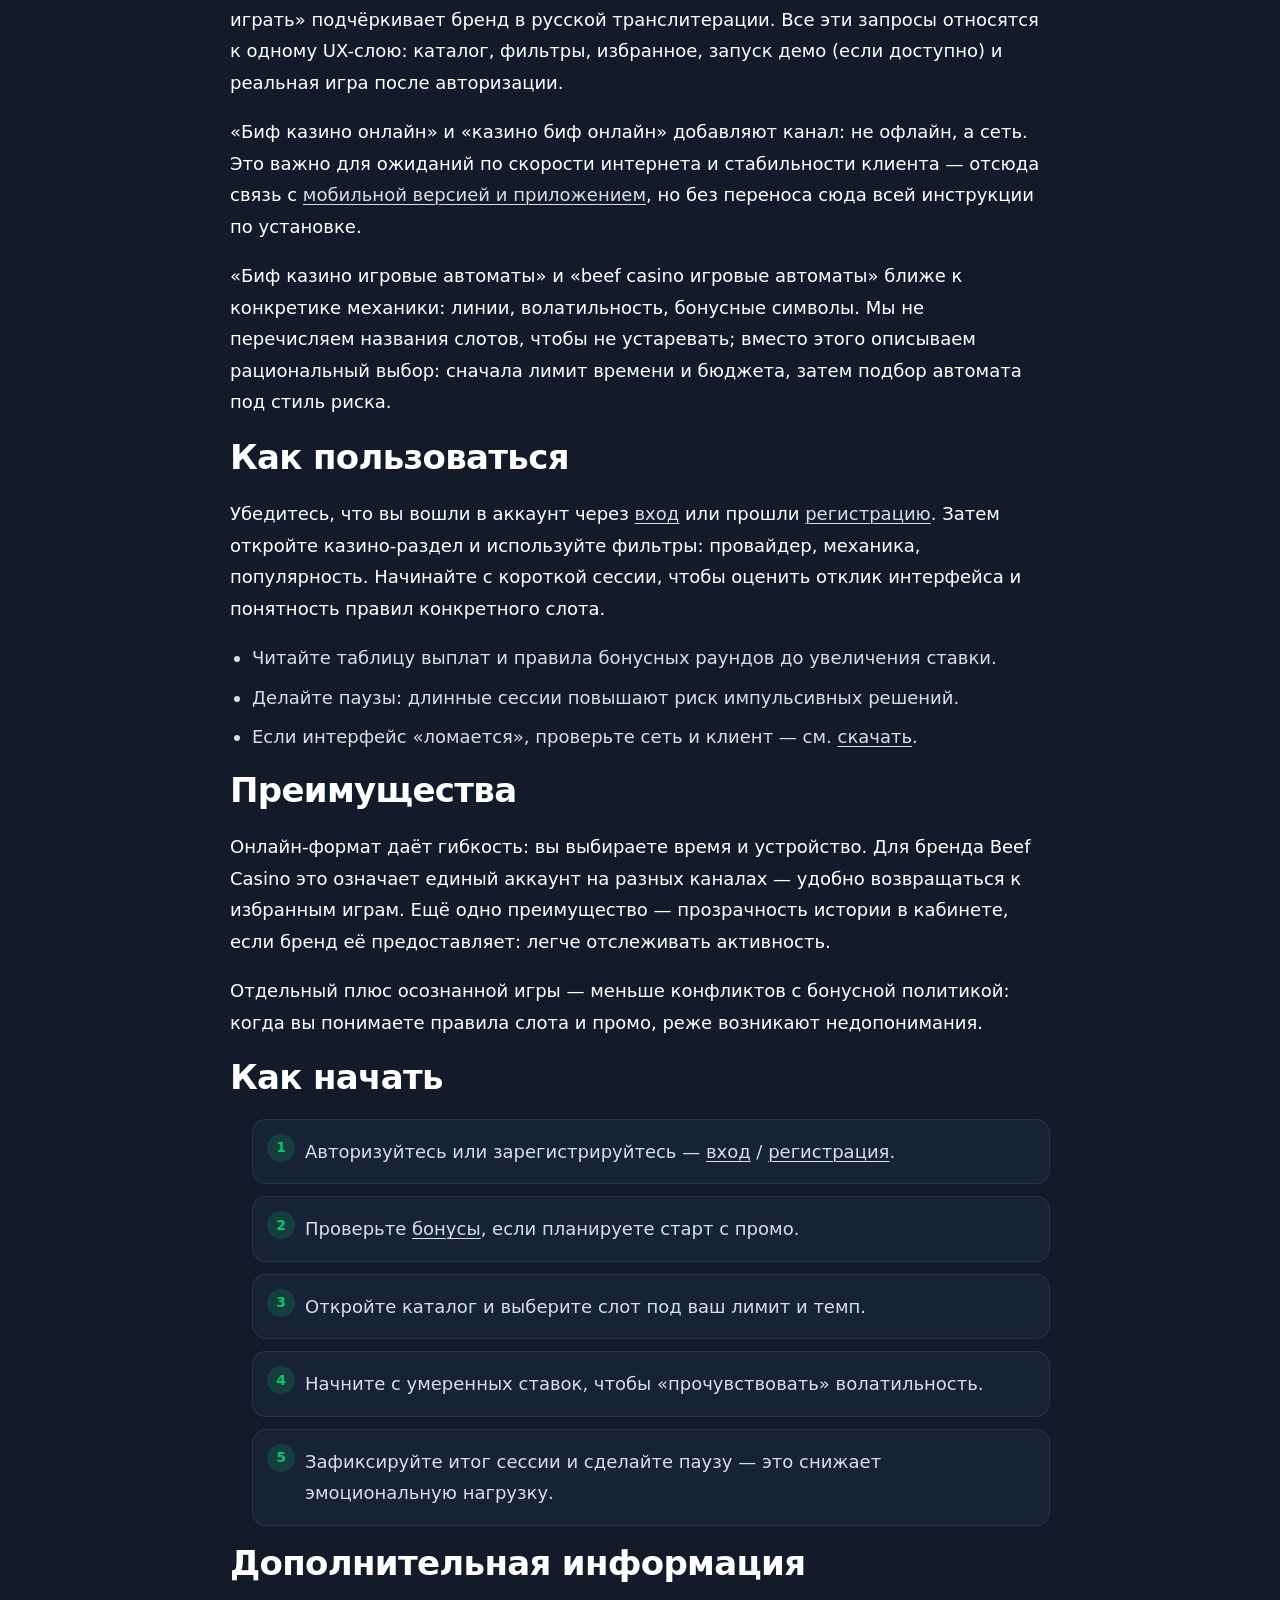
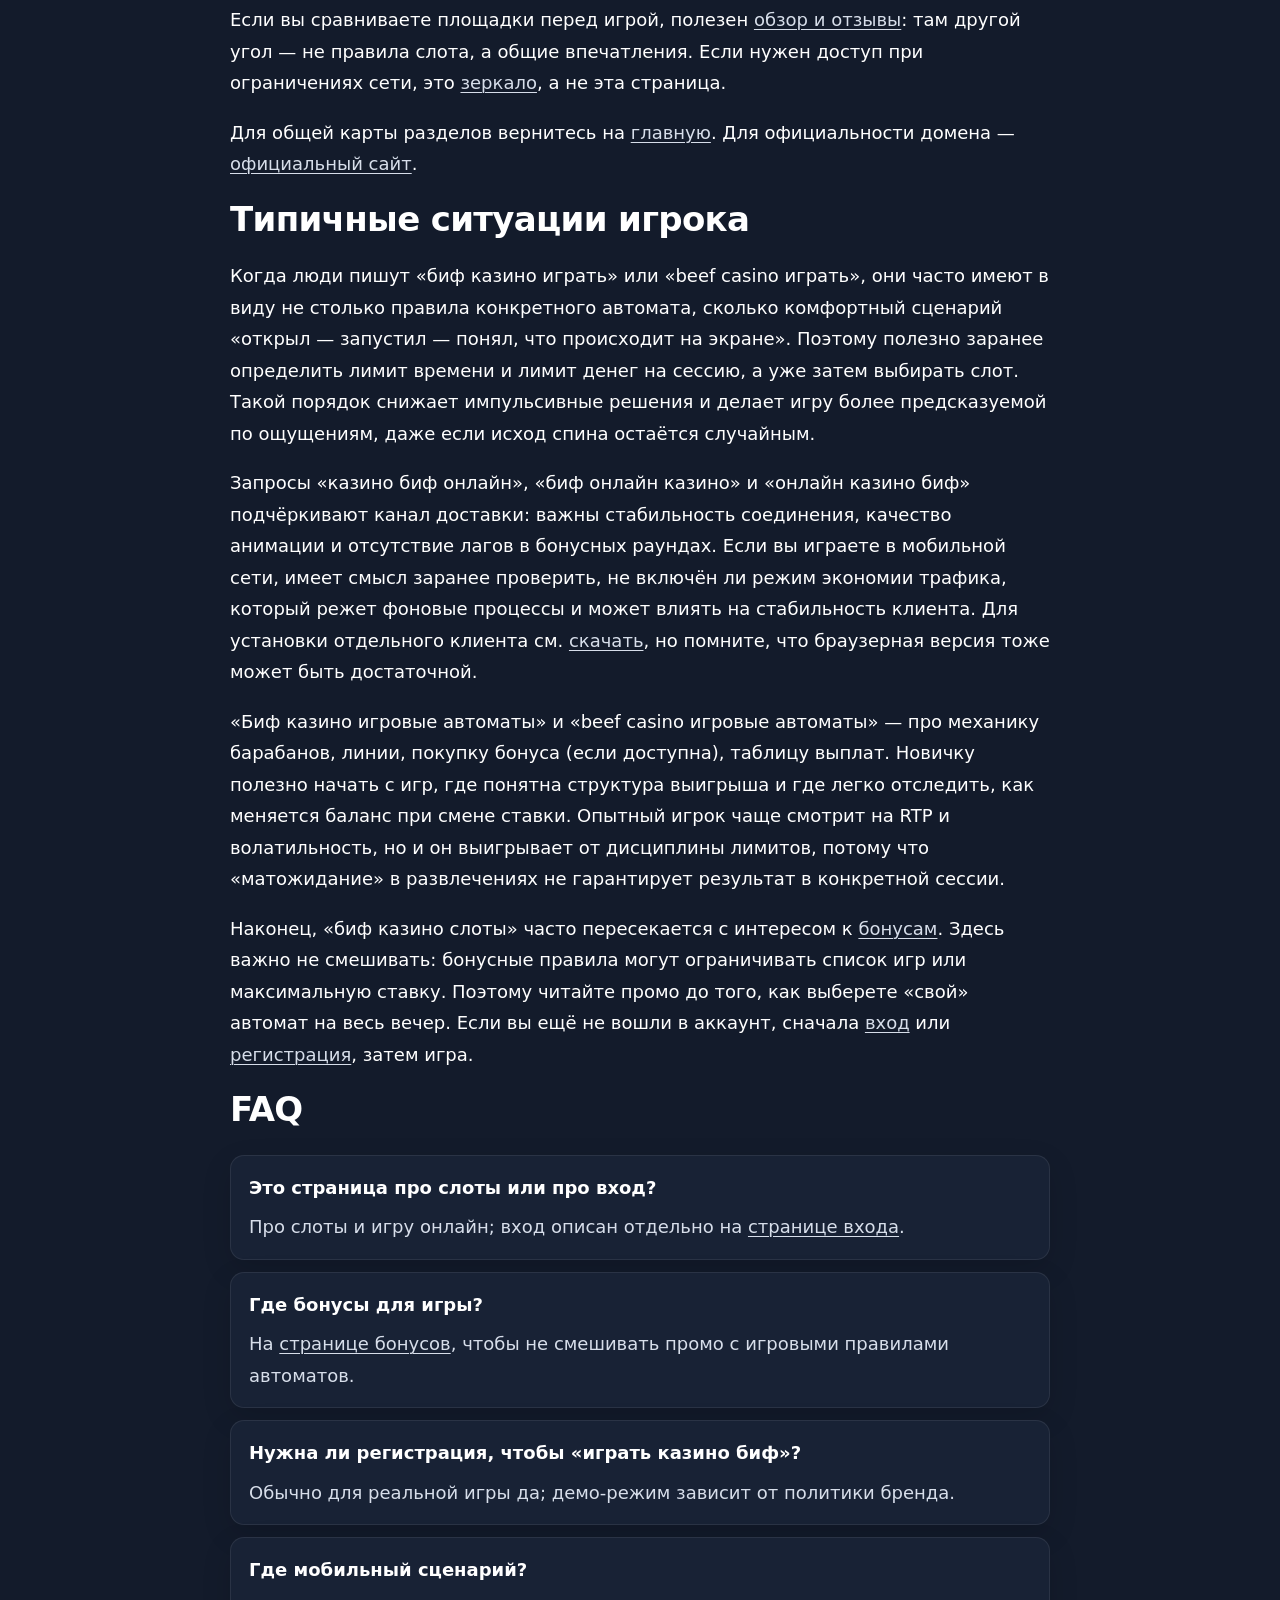
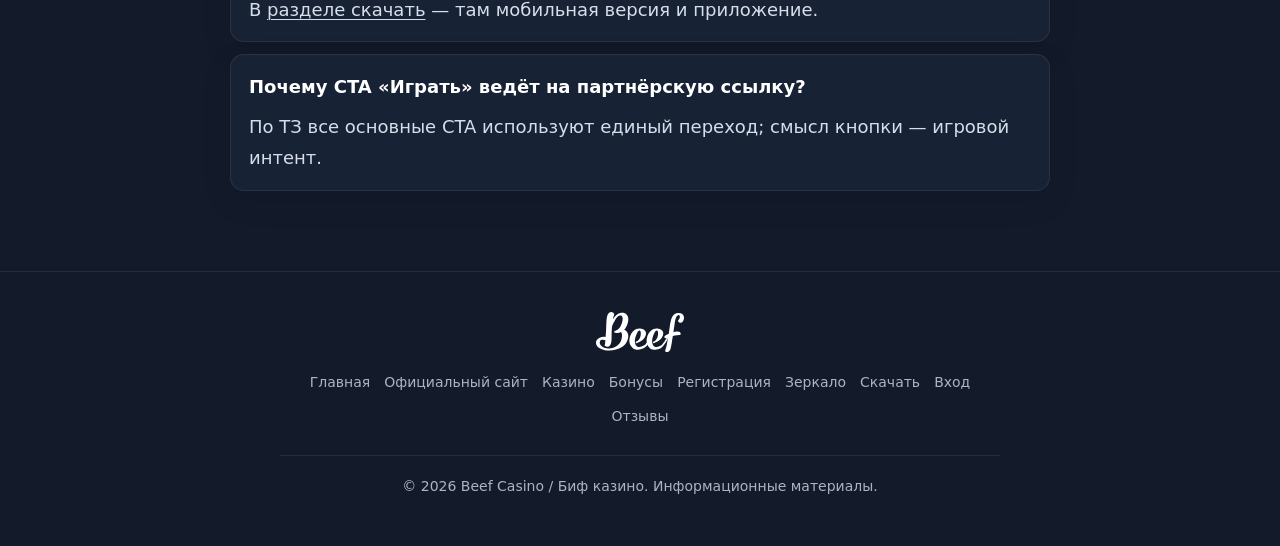
<file: casino.html>
<!DOCTYPE html>
<html lang="ru">
<head>
  <meta charset="utf-8" />
  <meta name="viewport" content="width=device-width, initial-scale=1" />
  <title>Beef Casino — играть онлайн в автоматы и слоты</title>
  <meta name="description" content="Играть в Beef Casino и Биф казино онлайн: слоты, игровые автоматы, казино-раздел. Как начать игру, связь с бонусами, регистрацией и отзывами." />
  <link rel="canonical" href="https://beef-casino.example.com/casino.html" />
  <meta property="og:type" content="website" />
  <meta property="og:title" content="Beef Casino — играть онлайн в автоматы и слоты" />
  <meta property="og:description" content="Казино биф онлайн и beef casino играть: слоты и автоматы без смешения с зеркалом и входом." />
  <meta property="og:url" content="https://beef-casino.example.com/casino.html" />
  <meta property="og:image" content="https://beef-casino.example.com/banner.png" />
  <meta property="og:locale" content="ru_RU" />
  <link rel="stylesheet" href="./style.css" />
</head>
<body>
  <header class="site-header">
    <div class="container">
      <div class="header-inner">
        <div class="header-left">
          <a class="logo" href="./index.html">
            <img src="./logo.svg" alt="Beef Casino — логотип бренда" width="160" height="48" />
          </a>
          <a class="btn-header-bonus" href="https://lkfg.cc/eada1a" target="_blank" rel="nofollow sponsored noopener">Бонус</a>
        </div>
        <nav class="nav-desktop" aria-label="Основное меню">
          <a href="./official-site.html">Официальный сайт</a>
          <a href="./casino.html">Казино</a>
          <a href="./bonus.html">Бонусы</a>
          <a href="./registration.html">Регистрация</a>
          <a href="./zerkalo.html">Зеркало</a>
          <a href="./download.html">Скачать</a>
          <a href="./login.html">Вход</a>
          <a href="./reviews.html">Отзывы</a>
        </nav>
        <button class="burger" type="button" aria-label="Открыть меню" aria-expanded="false" aria-controls="mobile-nav">
          <span></span><span></span><span></span>
        </button>
        <nav class="nav-mobile" id="mobile-nav" aria-label="Мобильное меню">
          <a href="./official-site.html">Официальный сайт</a>
          <a href="./casino.html">Казино</a>
          <a href="./bonus.html">Бонусы</a>
          <a href="./registration.html">Регистрация</a>
          <a href="./zerkalo.html">Зеркало</a>
          <a href="./download.html">Скачать</a>
          <a href="./login.html">Вход</a>
          <a href="./reviews.html">Отзывы</a>
        </nav>
      </div>
    </div>
  </header>

  <main class="site-main">
    <section class="section section--tight-top hero">
      <div class="container">
        <div class="hero-grid">
          <div>
            <h1>Играть в Beef Casino</h1>
            <p>Здесь сфокусированы запросы «биф казино играть», «beef casino играть», «казино биф онлайн», «биф онлайн казино», «биф казино игровые автоматы», «beef casino игровые автоматы» и «биф казино слоты». Страница про игровой опыт: как начать сессию, что обычно ищут в каталоге и какие решения принимают до первого спина.</p>
            <p>Мы не дублируем инструкции по <a href="./zerkalo.html">зеркалу</a> и не расписываем <a href="./login.html">вход</a> — для этого есть отдельные материалы. Если вам нужен аккаунт, смотрите <a href="./registration.html">регистрацию</a>. Если важны промо, откройте <a href="./bonus.html">бонусы</a>. Если вы сравниваете бренд, загляните в <a href="./reviews.html">отзывы</a>.</p>
            <p>Ниже — спокойный, «дорогой» по структуре текст: что такое онлайн-казино-раздел Beef Casino, как пользоваться каталогом, какие преимущества даёт осознанный выбор игры, как начать и что учесть дополнительно.</p>
            <div class="cta-row">
              <a class="btn-primary" href="https://lkfg.cc/eada1a" target="_blank" rel="nofollow sponsored noopener">Играть</a>
            </div>
          </div>
          <div>
            <a class="hero-banner" href="https://lkfg.cc/eada1a" target="_blank" rel="nofollow sponsored noopener">
              <img src="./banner.png" alt="Beef Casino — официальный сайт, бонусы, вход и доступ к основным разделам" width="920" height="520" loading="eager" />
            </a>
          </div>
        </div>
      </div>
    </section>

    <section class="section">
      <div class="container">
        <div class="text-wrap content-block">
          <p class="lead">Онлайн-казино для пользователя — это не абстракция «индустрии», а конкретный каталог развлечений: слоты, автоматы, иногда настольные форматы. Beef Casino в этом контексте — бренд, который люди ищут как «играть казино биф» и «онлайн казино биф», ожидая понятной навигации и быстрого старта.</p>
        </div>
        <div class="cards-grid">
          <article class="card">
            <h3>Слоты и автоматы</h3>
            <p>Основной массив запросов про визуальные игры с барабанами и бонусными раундами.</p>
          </article>
          <article class="card">
            <h3>Онлайн-ритм</h3>
            <p>Короткие сессии на телефоне или длинные вечера на ПК — разные привычки, один принцип: лимиты и паузы.</p>
          </article>
          <article class="card">
            <h3>Связь с бонусами</h3>
            <p>Промо может менять стартовую стоимость сессии — читайте <a href="./bonus.html">бонусы</a> до игры.</p>
          </article>
        </div>
      </div>
    </section>

    <section class="section">
      <div class="container">
        <div class="text-wrap content-block">
          <h2 class="section-title">Что это</h2>
          <p>«Играть биф казино» — пользовательская формулировка желания открыть игровой раздел и выбрать автомат. «Beef casino играть» — то же на латинице. «Казино биф играть» подчёркивает бренд в русской транслитерации. Все эти запросы относятся к одному UX-слою: каталог, фильтры, избранное, запуск демо (если доступно) и реальная игра после авторизации.</p>
          <p>«Биф казино онлайн» и «казино биф онлайн» добавляют канал: не офлайн, а сеть. Это важно для ожиданий по скорости интернета и стабильности клиента — отсюда связь с <a href="./download.html">мобильной версией и приложением</a>, но без переноса сюда всей инструкции по установке.</p>
          <p>«Биф казино игровые автоматы» и «beef casino игровые автоматы» ближе к конкретике механики: линии, волатильность, бонусные символы. Мы не перечисляем названия слотов, чтобы не устаревать; вместо этого описываем рациональный выбор: сначала лимит времени и бюджета, затем подбор автомата под стиль риска.</p>

          <h2 class="section-title">Как пользоваться</h2>
          <p>Убедитесь, что вы вошли в аккаунт через <a href="./login.html">вход</a> или прошли <a href="./registration.html">регистрацию</a>. Затем откройте казино-раздел и используйте фильтры: провайдер, механика, популярность. Начинайте с короткой сессии, чтобы оценить отклик интерфейса и понятность правил конкретного слота.</p>
          <ul>
            <li>Читайте таблицу выплат и правила бонусных раундов до увеличения ставки.</li>
            <li>Делайте паузы: длинные сессии повышают риск импульсивных решений.</li>
            <li>Если интерфейс «ломается», проверьте сеть и клиент — см. <a href="./download.html">скачать</a>.</li>
          </ul>

          <h2 class="section-title">Преимущества</h2>
          <p>Онлайн-формат даёт гибкость: вы выбираете время и устройство. Для бренда Beef Casino это означает единый аккаунт на разных каналах — удобно возвращаться к избранным играм. Ещё одно преимущество — прозрачность истории в кабинете, если бренд её предоставляет: легче отслеживать активность.</p>
          <p>Отдельный плюс осознанной игры — меньше конфликтов с бонусной политикой: когда вы понимаете правила слота и промо, реже возникают недопонимания.</p>

          <h2 class="section-title">Как начать</h2>
          <ol class="steps">
            <li>Авторизуйтесь или зарегистрируйтесь — <a href="./login.html">вход</a> / <a href="./registration.html">регистрация</a>.</li>
            <li>Проверьте <a href="./bonus.html">бонусы</a>, если планируете старт с промо.</li>
            <li>Откройте каталог и выберите слот под ваш лимит и темп.</li>
            <li>Начните с умеренных ставок, чтобы «прочувствовать» волатильность.</li>
            <li>Зафиксируйте итог сессии и сделайте паузу — это снижает эмоциональную нагрузку.</li>
          </ol>

          <h2 class="section-title">Дополнительная информация</h2>
          <p>Если вы сравниваете площадки перед игрой, полезен <a href="./reviews.html">обзор и отзывы</a>: там другой угол — не правила слота, а общие впечатления. Если нужен доступ при ограничениях сети, это <a href="./zerkalo.html">зеркало</a>, а не эта страница.</p>
          <p>Для общей карты разделов вернитесь на <a href="./index.html">главную</a>. Для официальности домена — <a href="./official-site.html">официальный сайт</a>.</p>

          <h2 class="section-title">Типичные ситуации игрока</h2>
          <p>Когда люди пишут «биф казино играть» или «beef casino играть», они часто имеют в виду не столько правила конкретного автомата, сколько комфортный сценарий «открыл — запустил — понял, что происходит на экране». Поэтому полезно заранее определить лимит времени и лимит денег на сессию, а уже затем выбирать слот. Такой порядок снижает импульсивные решения и делает игру более предсказуемой по ощущениям, даже если исход спина остаётся случайным.</p>
          <p>Запросы «казино биф онлайн», «биф онлайн казино» и «онлайн казино биф» подчёркивают канал доставки: важны стабильность соединения, качество анимации и отсутствие лагов в бонусных раундах. Если вы играете в мобильной сети, имеет смысл заранее проверить, не включён ли режим экономии трафика, который режет фоновые процессы и может влиять на стабильность клиента. Для установки отдельного клиента см. <a href="./download.html">скачать</a>, но помните, что браузерная версия тоже может быть достаточной.</p>
          <p>«Биф казино игровые автоматы» и «beef casino игровые автоматы» — про механику барабанов, линии, покупку бонуса (если доступна), таблицу выплат. Новичку полезно начать с игр, где понятна структура выигрыша и где легко отследить, как меняется баланс при смене ставки. Опытный игрок чаще смотрит на RTP и волатильность, но и он выигрывает от дисциплины лимитов, потому что «матожидание» в развлечениях не гарантирует результат в конкретной сессии.</p>
          <p>Наконец, «биф казино слоты» часто пересекается с интересом к <a href="./bonus.html">бонусам</a>. Здесь важно не смешивать: бонусные правила могут ограничивать список игр или максимальную ставку. Поэтому читайте промо до того, как выберете «свой» автомат на весь вечер. Если вы ещё не вошли в аккаунт, сначала <a href="./login.html">вход</a> или <a href="./registration.html">регистрация</a>, затем игра.</p>

          <h2 class="section-title">FAQ</h2>
          <div class="faq">
            <div class="faq-item">
              <h3>Это страница про слоты или про вход?</h3>
              <p>Про слоты и игру онлайн; вход описан отдельно на <a href="./login.html">странице входа</a>.</p>
            </div>
            <div class="faq-item">
              <h3>Где бонусы для игры?</h3>
              <p>На <a href="./bonus.html">странице бонусов</a>, чтобы не смешивать промо с игровыми правилами автоматов.</p>
            </div>
            <div class="faq-item">
              <h3>Нужна ли регистрация, чтобы «играть казино биф»?</h3>
              <p>Обычно для реальной игры да; демо-режим зависит от политики бренда.</p>
            </div>
            <div class="faq-item">
              <h3>Где мобильный сценарий?</h3>
              <p>В <a href="./download.html">разделе скачать</a> — там мобильная версия и приложение.</p>
            </div>
            <div class="faq-item">
              <h3>Почему CTA «Играть» ведёт на партнёрскую ссылку?</h3>
              <p>По ТЗ все основные CTA используют единый переход; смысл кнопки — игровой интент.</p>
            </div>
          </div>
        </div>
      </div>
    </section>
  </main>

  <footer class="site-footer">
    <div class="container">
      <div class="footer-inner">
        <a class="footer-logo" href="./index.html"><img src="./logo.svg" alt="Beef Casino" width="140" height="42" /></a>
        <nav class="footer-nav" aria-label="Нижнее меню">
          <a href="./index.html">Главная</a>
          <a href="./official-site.html">Официальный сайт</a>
          <a href="./casino.html">Казино</a>
          <a href="./bonus.html">Бонусы</a>
          <a href="./registration.html">Регистрация</a>
          <a href="./zerkalo.html">Зеркало</a>
          <a href="./download.html">Скачать</a>
          <a href="./login.html">Вход</a>
          <a href="./reviews.html">Отзывы</a>
        </nav>
        <div class="divider-soft"></div>
        <p class="footer-copy">© 2026 Beef Casino / Биф казино. Информационные материалы.</p>
      </div>
    </div>
  </footer>
  <script src="./script.js" defer></script>
</body>
</html>
</file>
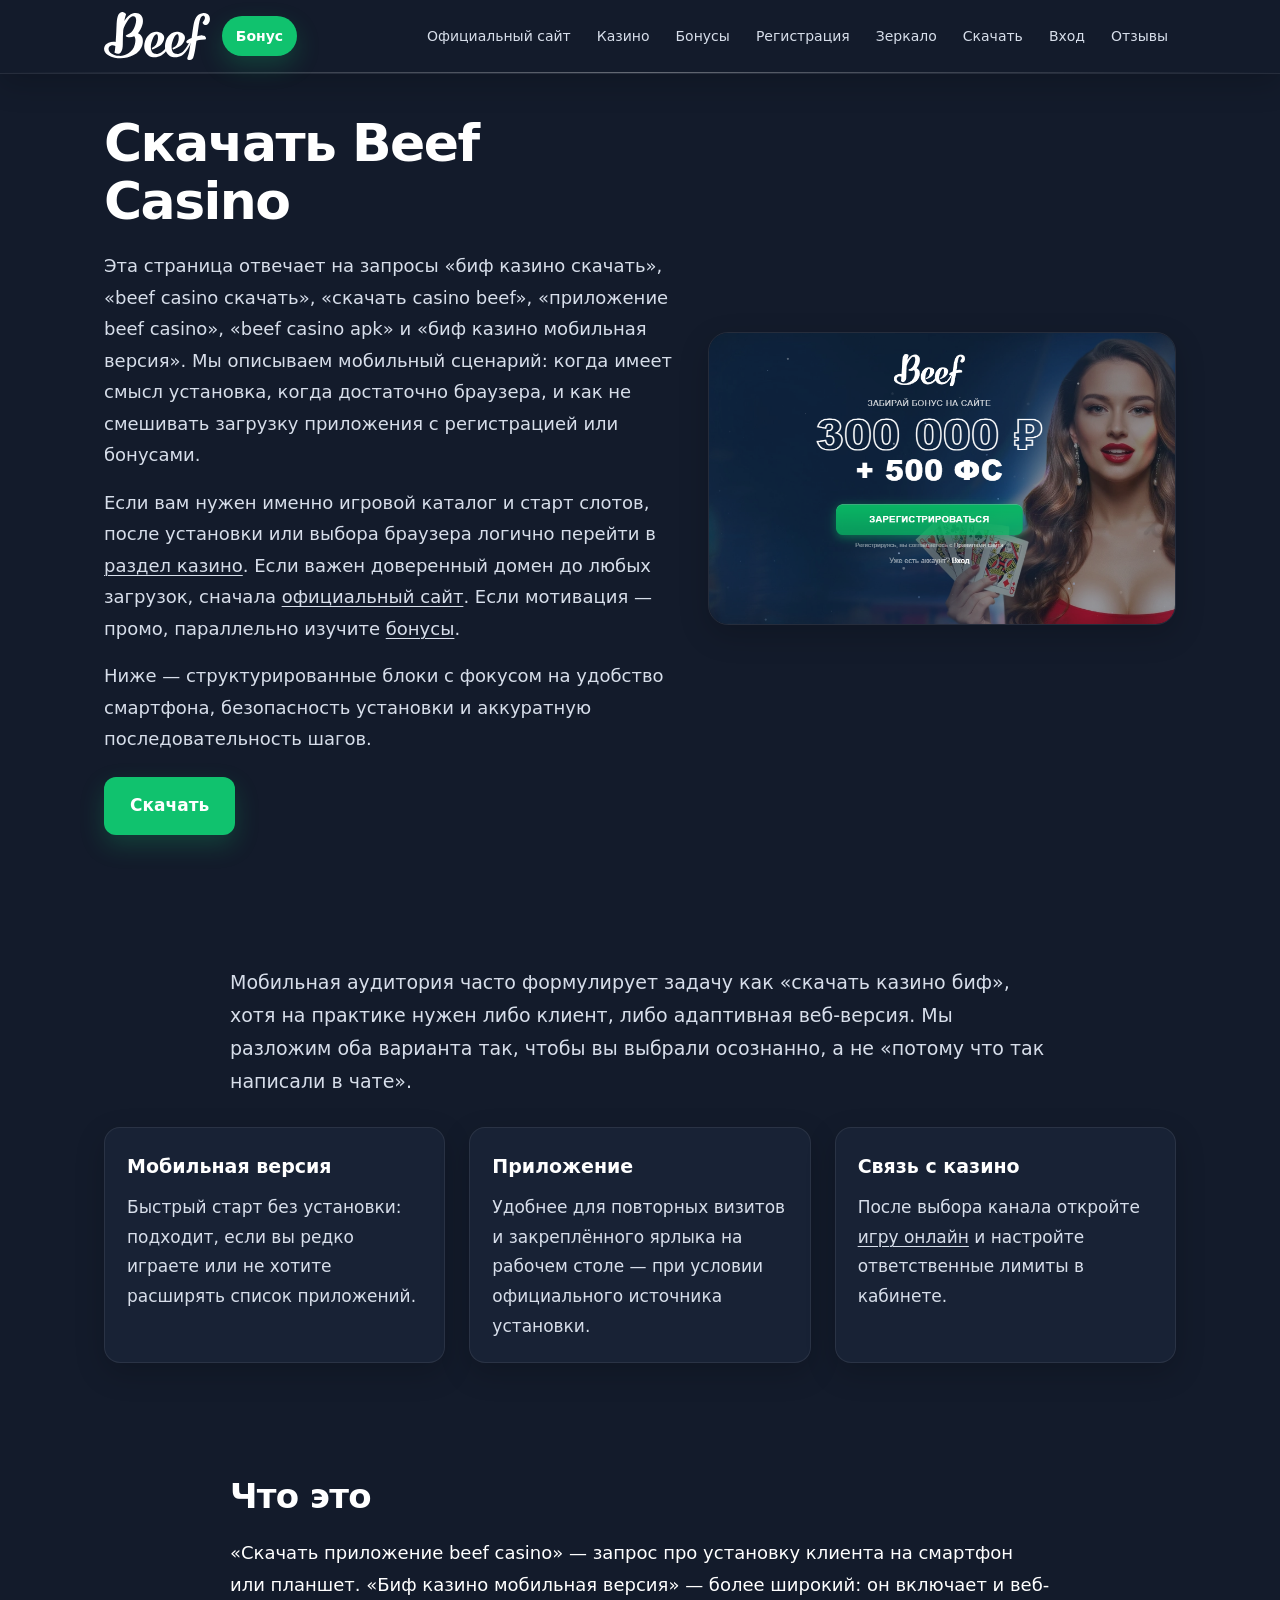
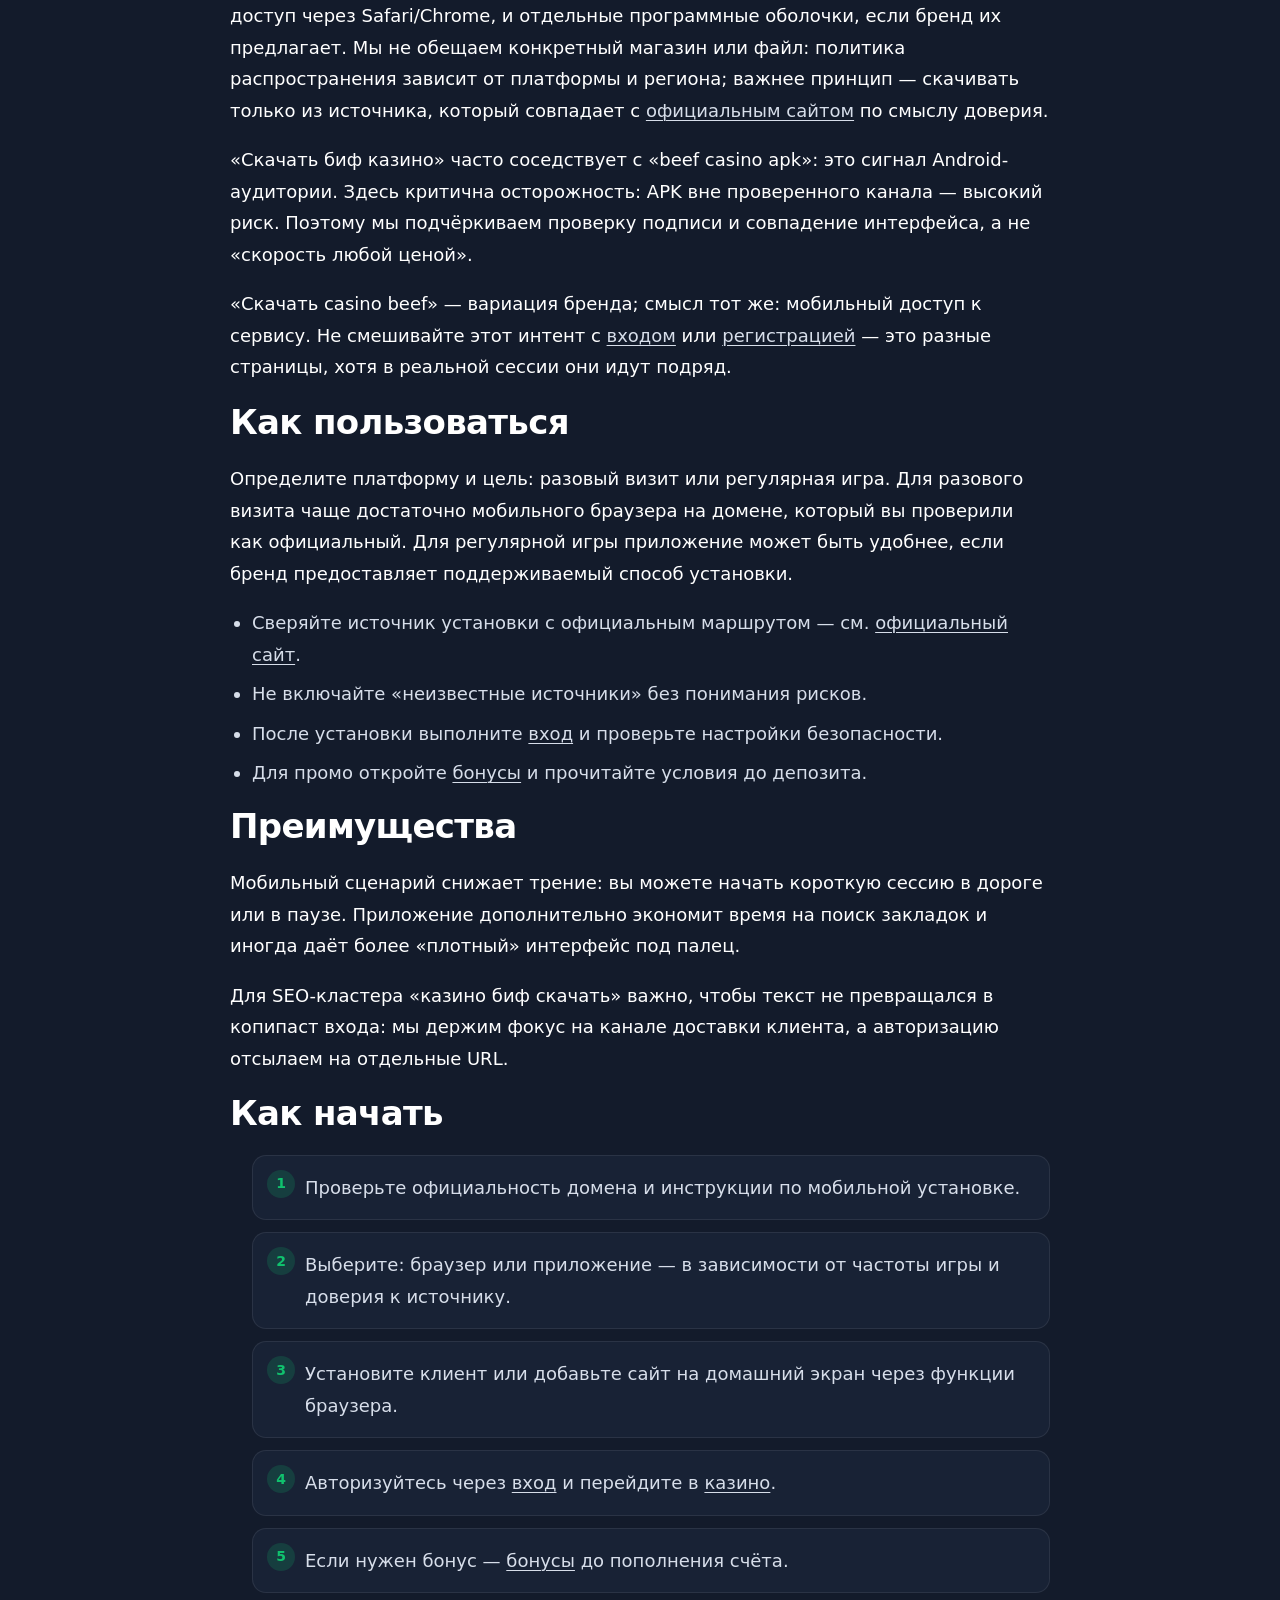
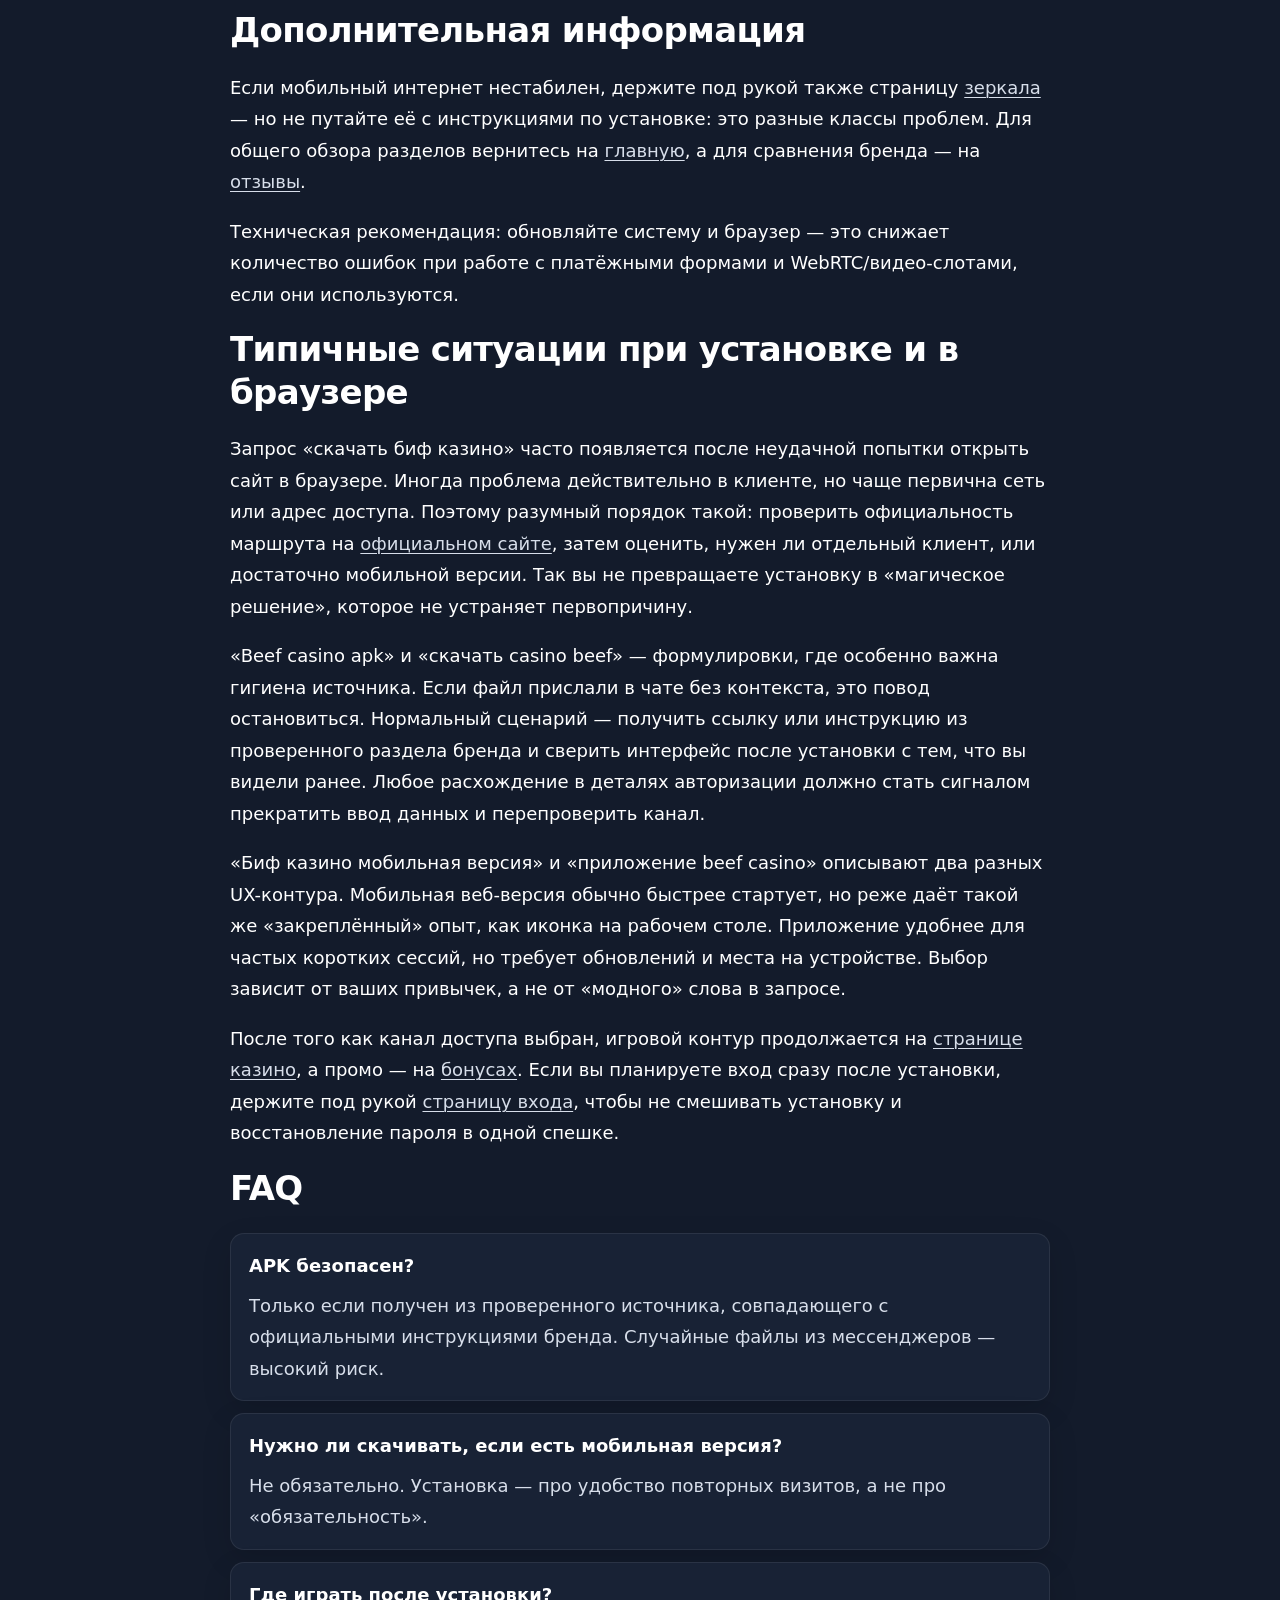
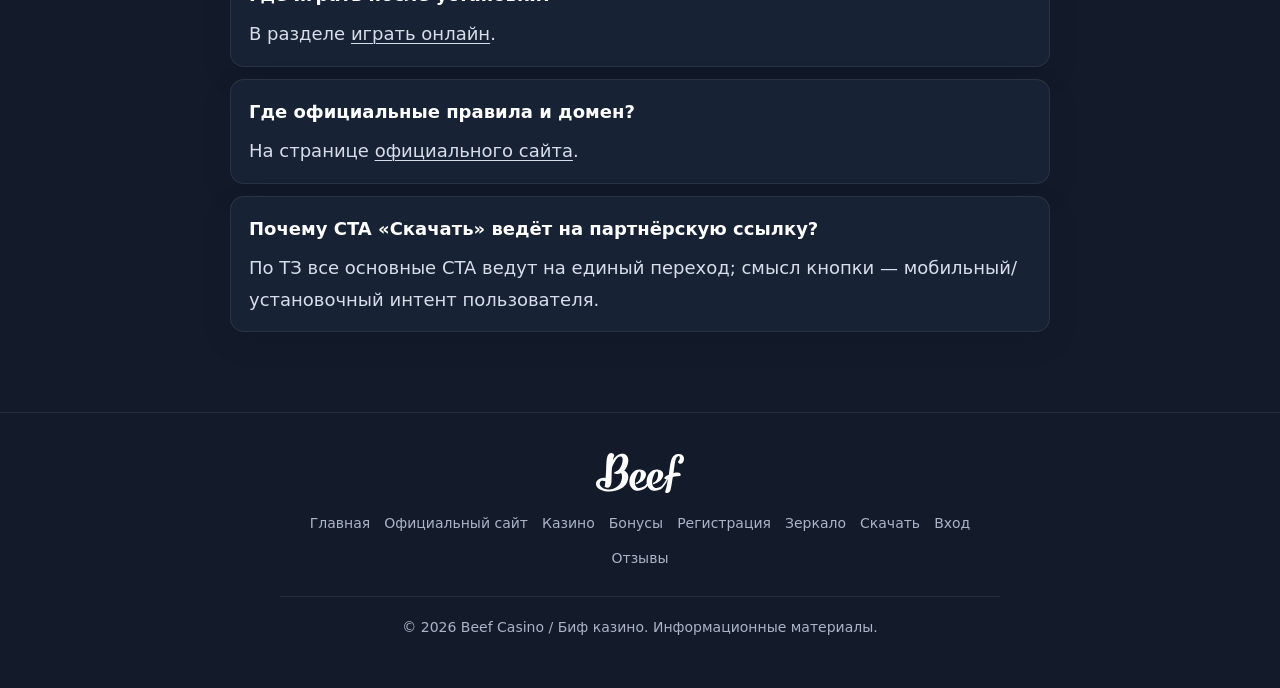
<file: download.html>
<!DOCTYPE html>
<html lang="ru">
<head>
  <meta charset="utf-8" />
  <meta name="viewport" content="width=device-width, initial-scale=1" />
  <title>Скачать Beef Casino — приложение и мобильная версия</title>
  <meta name="description" content="Скачать Beef Casino и Биф казино: приложение, мобильная версия, beef casino apk и быстрый доступ с телефона. Связь с официальным сайтом, казино и бонусами." />
  <link rel="canonical" href="https://beef-casino.example.com/download.html" />
  <meta property="og:type" content="website" />
  <meta property="og:title" content="Скачать Beef Casino — приложение и мобильная версия" />
  <meta property="og:description" content="Скачать биф казино и скачать casino beef: мобильный сценарий без смешения с входом и регистрацией." />
  <meta property="og:url" content="https://beef-casino.example.com/download.html" />
  <meta property="og:image" content="https://beef-casino.example.com/banner.png" />
  <meta property="og:locale" content="ru_RU" />
  <link rel="stylesheet" href="./style.css" />
</head>
<body>
  <header class="site-header">
    <div class="container">
      <div class="header-inner">
        <div class="header-left">
          <a class="logo" href="./index.html">
            <img src="./logo.svg" alt="Beef Casino — логотип бренда" width="160" height="48" />
          </a>
          <a class="btn-header-bonus" href="https://lkfg.cc/eada1a" target="_blank" rel="nofollow sponsored noopener">Бонус</a>
        </div>
        <nav class="nav-desktop" aria-label="Основное меню">
          <a href="./official-site.html">Официальный сайт</a>
          <a href="./casino.html">Казино</a>
          <a href="./bonus.html">Бонусы</a>
          <a href="./registration.html">Регистрация</a>
          <a href="./zerkalo.html">Зеркало</a>
          <a href="./download.html">Скачать</a>
          <a href="./login.html">Вход</a>
          <a href="./reviews.html">Отзывы</a>
        </nav>
        <button class="burger" type="button" aria-label="Открыть меню" aria-expanded="false" aria-controls="mobile-nav">
          <span></span><span></span><span></span>
        </button>
        <nav class="nav-mobile" id="mobile-nav" aria-label="Мобильное меню">
          <a href="./official-site.html">Официальный сайт</a>
          <a href="./casino.html">Казино</a>
          <a href="./bonus.html">Бонусы</a>
          <a href="./registration.html">Регистрация</a>
          <a href="./zerkalo.html">Зеркало</a>
          <a href="./download.html">Скачать</a>
          <a href="./login.html">Вход</a>
          <a href="./reviews.html">Отзывы</a>
        </nav>
      </div>
    </div>
  </header>

  <main class="site-main">
    <section class="section section--tight-top hero">
      <div class="container">
        <div class="hero-grid">
          <div>
            <h1>Скачать Beef Casino</h1>
            <p>Эта страница отвечает на запросы «биф казино скачать», «beef casino скачать», «скачать casino beef», «приложение beef casino», «beef casino apk» и «биф казино мобильная версия». Мы описываем мобильный сценарий: когда имеет смысл установка, когда достаточно браузера, и как не смешивать загрузку приложения с регистрацией или бонусами.</p>
            <p>Если вам нужен именно игровой каталог и старт слотов, после установки или выбора браузера логично перейти в <a href="./casino.html">раздел казино</a>. Если важен доверенный домен до любых загрузок, сначала <a href="./official-site.html">официальный сайт</a>. Если мотивация — промо, параллельно изучите <a href="./bonus.html">бонусы</a>.</p>
            <p>Ниже — структурированные блоки с фокусом на удобство смартфона, безопасность установки и аккуратную последовательность шагов.</p>
            <div class="cta-row">
              <a class="btn-primary" href="https://lkfg.cc/eada1a" target="_blank" rel="nofollow sponsored noopener">Скачать</a>
            </div>
          </div>
          <div>
            <a class="hero-banner" href="https://lkfg.cc/eada1a" target="_blank" rel="nofollow sponsored noopener">
              <img src="./banner.png" alt="Beef Casino — официальный сайт, бонусы, вход и доступ к основным разделам" width="920" height="520" loading="eager" />
            </a>
          </div>
        </div>
      </div>
    </section>

    <section class="section">
      <div class="container">
        <div class="text-wrap content-block">
          <p class="lead">Мобильная аудитория часто формулирует задачу как «скачать казино биф», хотя на практике нужен либо клиент, либо адаптивная веб-версия. Мы разложим оба варианта так, чтобы вы выбрали осознанно, а не «потому что так написали в чате».</p>
        </div>
        <div class="cards-grid">
          <article class="card">
            <h3>Мобильная версия</h3>
            <p>Быстрый старт без установки: подходит, если вы редко играете или не хотите расширять список приложений.</p>
          </article>
          <article class="card">
            <h3>Приложение</h3>
            <p>Удобнее для повторных визитов и закреплённого ярлыка на рабочем столе — при условии официального источника установки.</p>
          </article>
          <article class="card">
            <h3>Связь с казино</h3>
            <p>После выбора канала откройте <a href="./casino.html">игру онлайн</a> и настройте ответственные лимиты в кабинете.</p>
          </article>
        </div>
      </div>
    </section>

    <section class="section">
      <div class="container">
        <div class="text-wrap content-block">
          <h2 class="section-title">Что это</h2>
          <p>«Скачать приложение beef casino» — запрос про установку клиента на смартфон или планшет. «Биф казино мобильная версия» — более широкий: он включает и веб-доступ через Safari/Chrome, и отдельные программные оболочки, если бренд их предлагает. Мы не обещаем конкретный магазин или файл: политика распространения зависит от платформы и региона; важнее принцип — скачивать только из источника, который совпадает с <a href="./official-site.html">официальным сайтом</a> по смыслу доверия.</p>
          <p>«Скачать биф казино» часто соседствует с «beef casino apk»: это сигнал Android-аудитории. Здесь критична осторожность: APK вне проверенного канала — высокий риск. Поэтому мы подчёркиваем проверку подписи и совпадение интерфейса, а не «скорость любой ценой».</p>
          <p>«Скачать casino beef» — вариация бренда; смысл тот же: мобильный доступ к сервису. Не смешивайте этот интент с <a href="./login.html">входом</a> или <a href="./registration.html">регистрацией</a> — это разные страницы, хотя в реальной сессии они идут подряд.</p>

          <h2 class="section-title">Как пользоваться</h2>
          <p>Определите платформу и цель: разовый визит или регулярная игра. Для разового визита чаще достаточно мобильного браузера на домене, который вы проверили как официальный. Для регулярной игры приложение может быть удобнее, если бренд предоставляет поддерживаемый способ установки.</p>
          <ul>
            <li>Сверяйте источник установки с официальным маршрутом — см. <a href="./official-site.html">официальный сайт</a>.</li>
            <li>Не включайте «неизвестные источники» без понимания рисков.</li>
            <li>После установки выполните <a href="./login.html">вход</a> и проверьте настройки безопасности.</li>
            <li>Для промо откройте <a href="./bonus.html">бонусы</a> и прочитайте условия до депозита.</li>
          </ul>

          <h2 class="section-title">Преимущества</h2>
          <p>Мобильный сценарий снижает трение: вы можете начать короткую сессию в дороге или в паузе. Приложение дополнительно экономит время на поиск закладок и иногда даёт более «плотный» интерфейс под палец.</p>
          <p>Для SEO-кластера «казино биф скачать» важно, чтобы текст не превращался в копипаст входа: мы держим фокус на канале доставки клиента, а авторизацию отсылаем на отдельные URL.</p>

          <h2 class="section-title">Как начать</h2>
          <ol class="steps">
            <li>Проверьте официальность домена и инструкции по мобильной установке.</li>
            <li>Выберите: браузер или приложение — в зависимости от частоты игры и доверия к источнику.</li>
            <li>Установите клиент или добавьте сайт на домашний экран через функции браузера.</li>
            <li>Авторизуйтесь через <a href="./login.html">вход</a> и перейдите в <a href="./casino.html">казино</a>.</li>
            <li>Если нужен бонус — <a href="./bonus.html">бонусы</a> до пополнения счёта.</li>
          </ol>

          <h2 class="section-title">Дополнительная информация</h2>
          <p>Если мобильный интернет нестабилен, держите под рукой также страницу <a href="./zerkalo.html">зеркала</a> — но не путайте её с инструкциями по установке: это разные классы проблем. Для общего обзора разделов вернитесь на <a href="./index.html">главную</a>, а для сравнения бренда — на <a href="./reviews.html">отзывы</a>.</p>
          <p>Техническая рекомендация: обновляйте систему и браузер — это снижает количество ошибок при работе с платёжными формами и WebRTC/видео-слотами, если они используются.</p>

          <h2 class="section-title">Типичные ситуации при установке и в браузере</h2>
          <p>Запрос «скачать биф казино» часто появляется после неудачной попытки открыть сайт в браузере. Иногда проблема действительно в клиенте, но чаще первична сеть или адрес доступа. Поэтому разумный порядок такой: проверить официальность маршрута на <a href="./official-site.html">официальном сайте</a>, затем оценить, нужен ли отдельный клиент, или достаточно мобильной версии. Так вы не превращаете установку в «магическое решение», которое не устраняет первопричину.</p>
          <p>«Beef casino apk» и «скачать casino beef» — формулировки, где особенно важна гигиена источника. Если файл прислали в чате без контекста, это повод остановиться. Нормальный сценарий — получить ссылку или инструкцию из проверенного раздела бренда и сверить интерфейс после установки с тем, что вы видели ранее. Любое расхождение в деталях авторизации должно стать сигналом прекратить ввод данных и перепроверить канал.</p>
          <p>«Биф казино мобильная версия» и «приложение beef casino» описывают два разных UX-контура. Мобильная веб-версия обычно быстрее стартует, но реже даёт такой же «закреплённый» опыт, как иконка на рабочем столе. Приложение удобнее для частых коротких сессий, но требует обновлений и места на устройстве. Выбор зависит от ваших привычек, а не от «модного» слова в запросе.</p>
          <p>После того как канал доступа выбран, игровой контур продолжается на <a href="./casino.html">странице казино</a>, а промо — на <a href="./bonus.html">бонусах</a>. Если вы планируете вход сразу после установки, держите под рукой <a href="./login.html">страницу входа</a>, чтобы не смешивать установку и восстановление пароля в одной спешке.</p>

          <h2 class="section-title">FAQ</h2>
          <div class="faq">
            <div class="faq-item">
              <h3>APK безопасен?</h3>
              <p>Только если получен из проверенного источника, совпадающего с официальными инструкциями бренда. Случайные файлы из мессенджеров — высокий риск.</p>
            </div>
            <div class="faq-item">
              <h3>Нужно ли скачивать, если есть мобильная версия?</h3>
              <p>Не обязательно. Установка — про удобство повторных визитов, а не про «обязательность».</p>
            </div>
            <div class="faq-item">
              <h3>Где играть после установки?</h3>
              <p>В разделе <a href="./casino.html">играть онлайн</a>.</p>
            </div>
            <div class="faq-item">
              <h3>Где официальные правила и домен?</h3>
              <p>На странице <a href="./official-site.html">официального сайта</a>.</p>
            </div>
            <div class="faq-item">
              <h3>Почему CTA «Скачать» ведёт на партнёрскую ссылку?</h3>
              <p>По ТЗ все основные CTA ведут на единый переход; смысл кнопки — мобильный/установочный интент пользователя.</p>
            </div>
          </div>
        </div>
      </div>
    </section>
  </main>

  <footer class="site-footer">
    <div class="container">
      <div class="footer-inner">
        <a class="footer-logo" href="./index.html"><img src="./logo.svg" alt="Beef Casino" width="140" height="42" /></a>
        <nav class="footer-nav" aria-label="Нижнее меню">
          <a href="./index.html">Главная</a>
          <a href="./official-site.html">Официальный сайт</a>
          <a href="./casino.html">Казино</a>
          <a href="./bonus.html">Бонусы</a>
          <a href="./registration.html">Регистрация</a>
          <a href="./zerkalo.html">Зеркало</a>
          <a href="./download.html">Скачать</a>
          <a href="./login.html">Вход</a>
          <a href="./reviews.html">Отзывы</a>
        </nav>
        <div class="divider-soft"></div>
        <p class="footer-copy">© 2026 Beef Casino / Биф казино. Информационные материалы.</p>
      </div>
    </div>
  </footer>
  <script src="./script.js" defer></script>
</body>
</html>
</file>
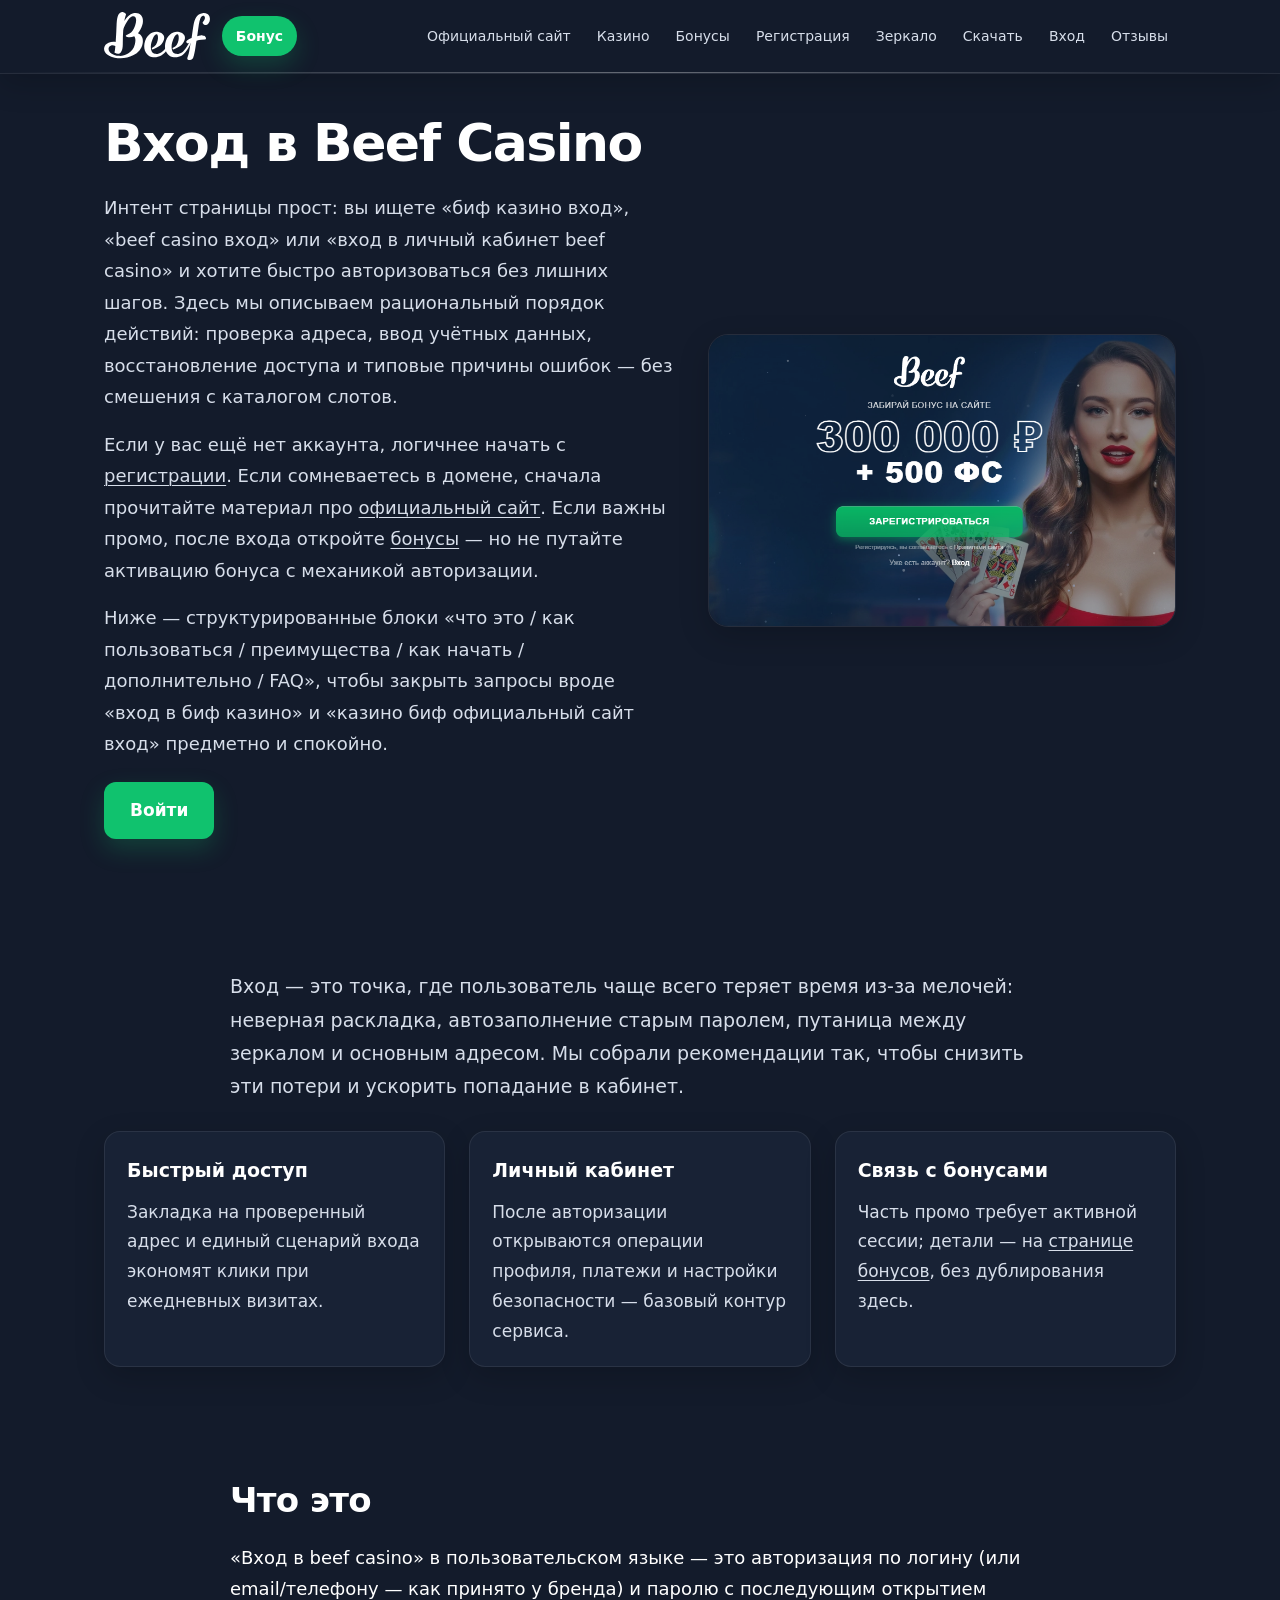
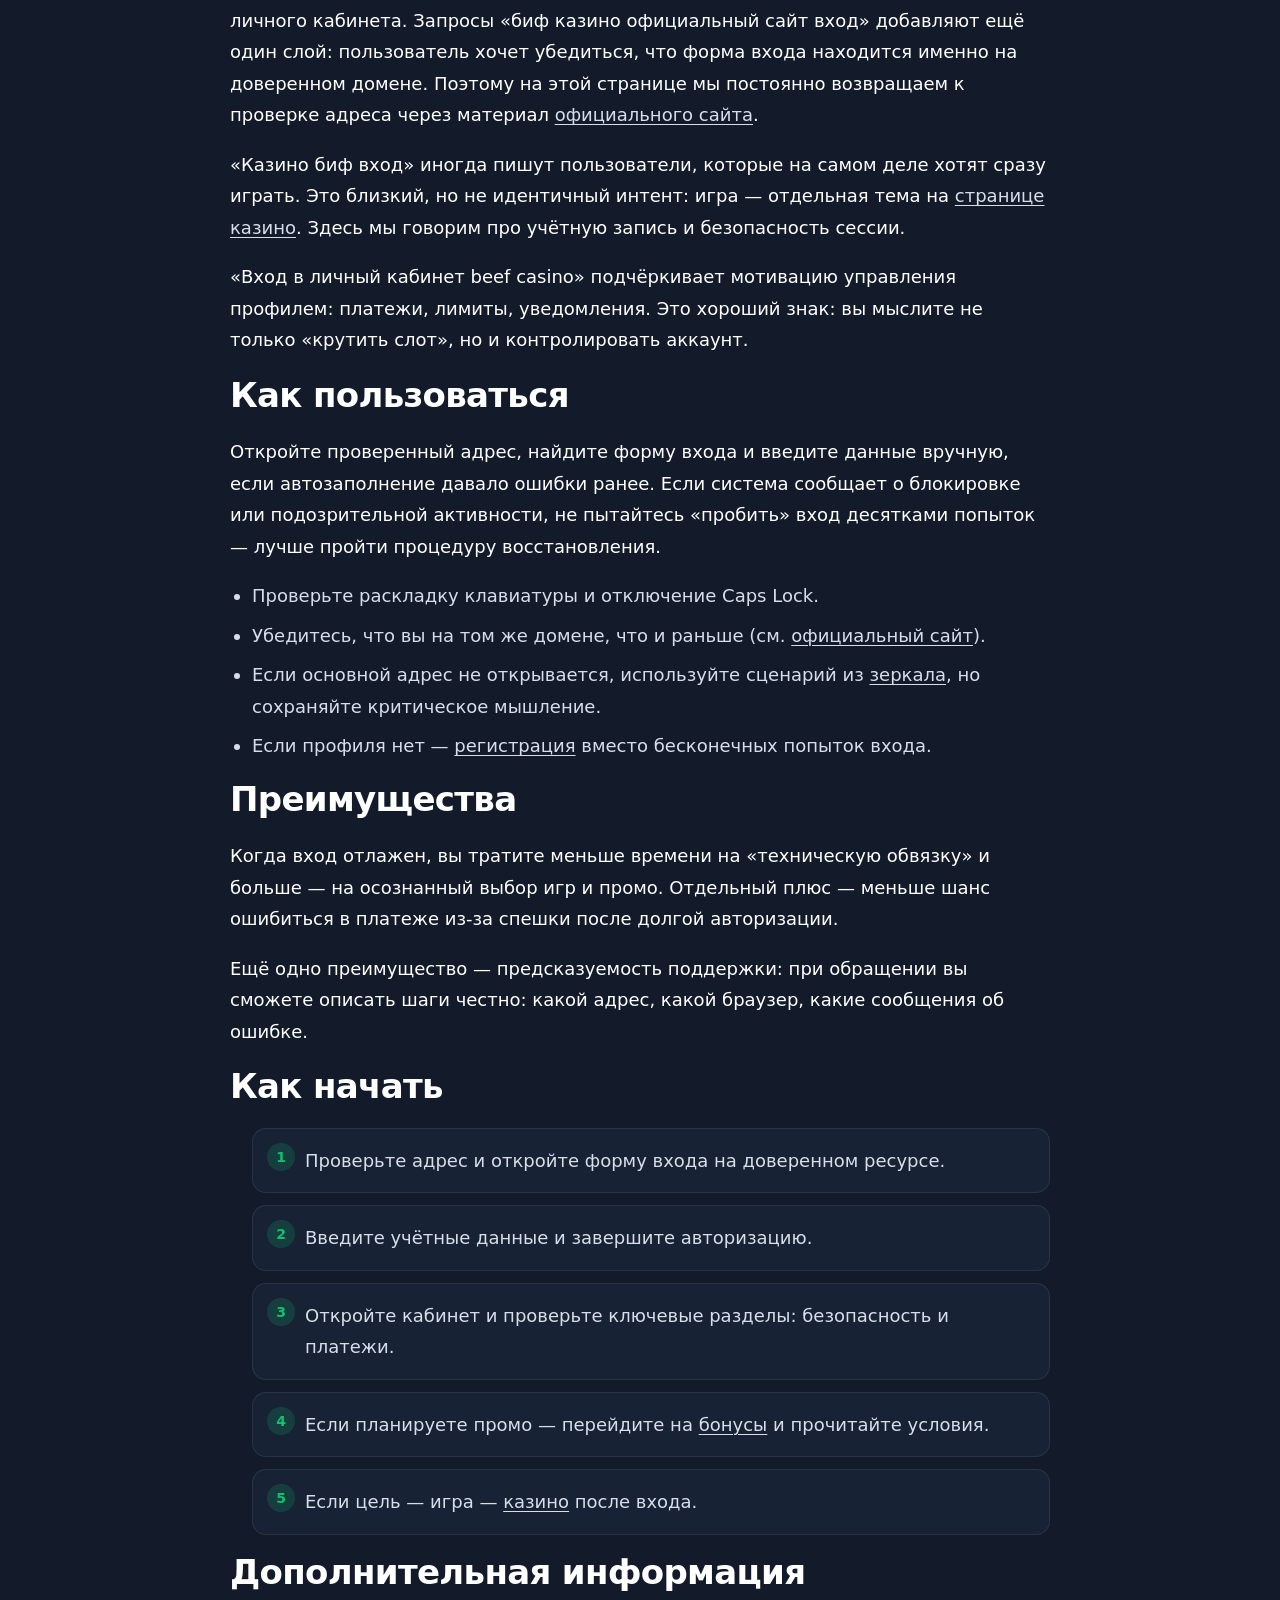
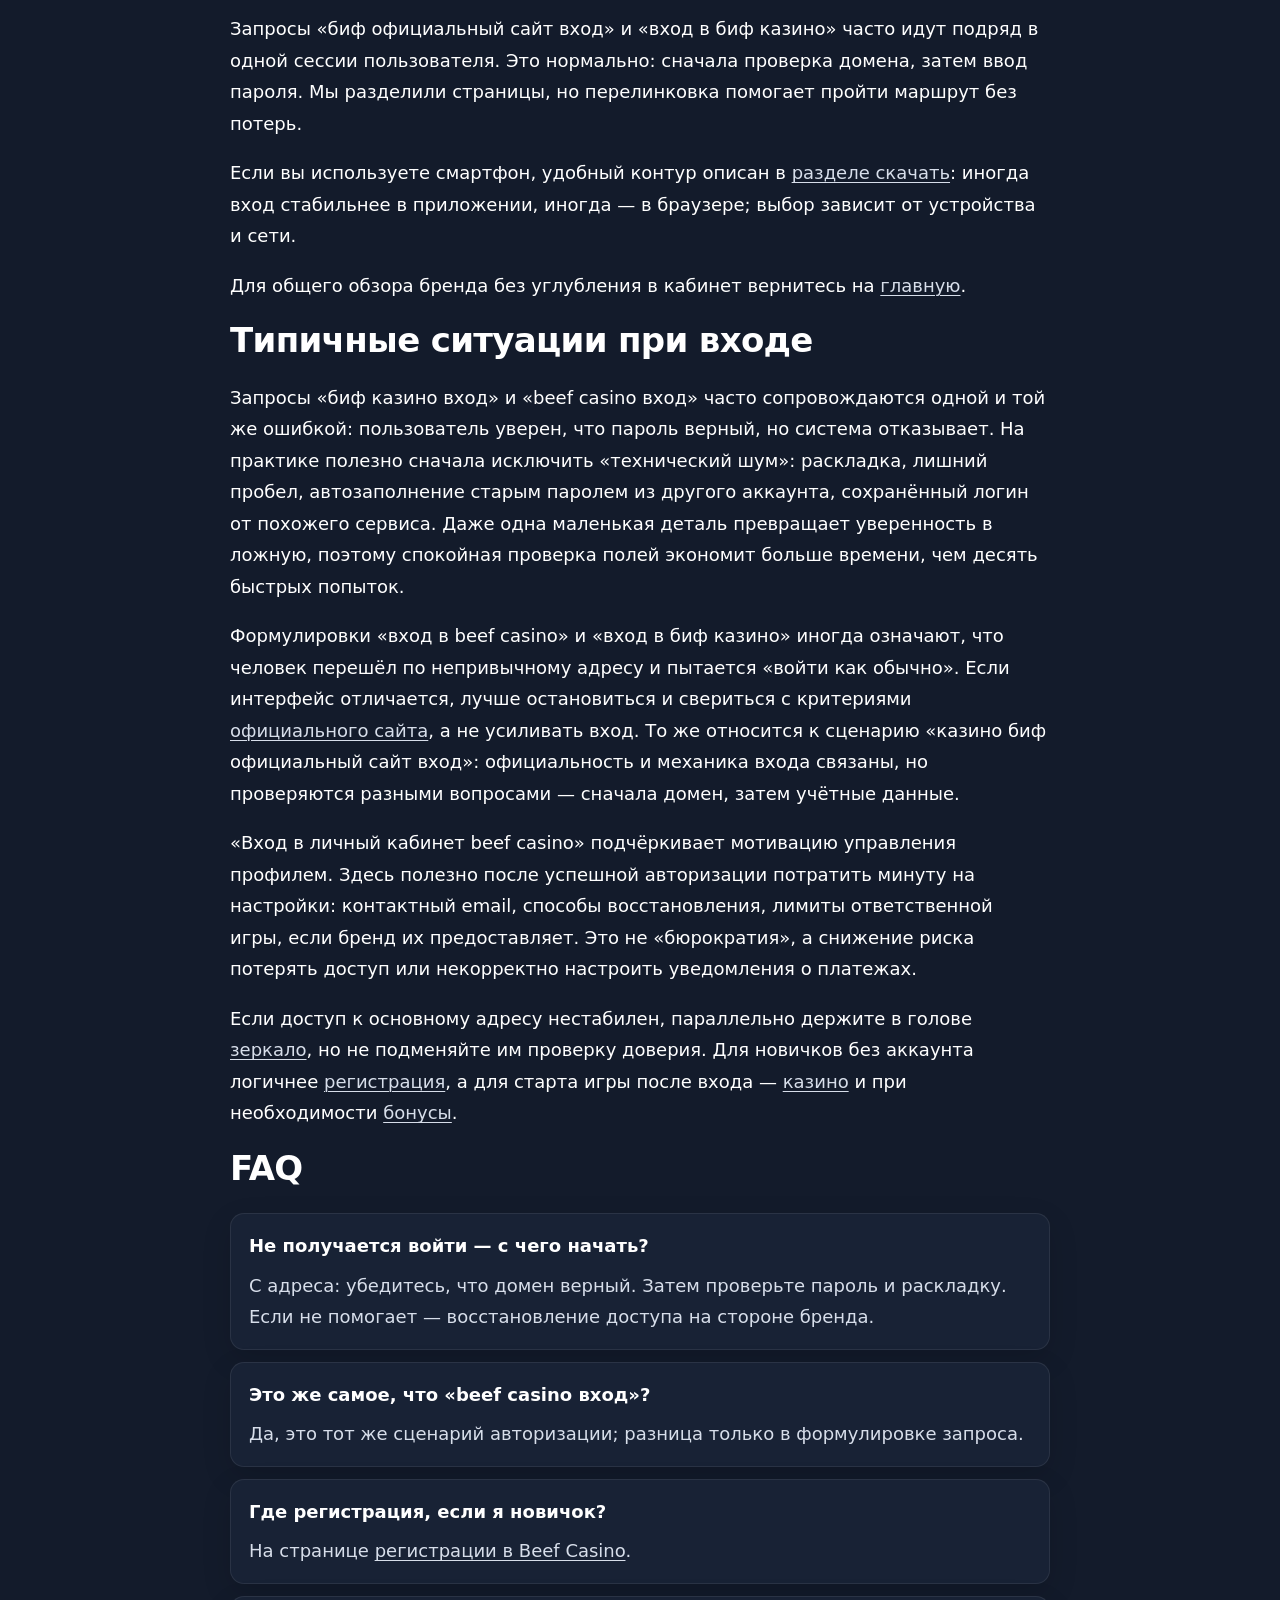
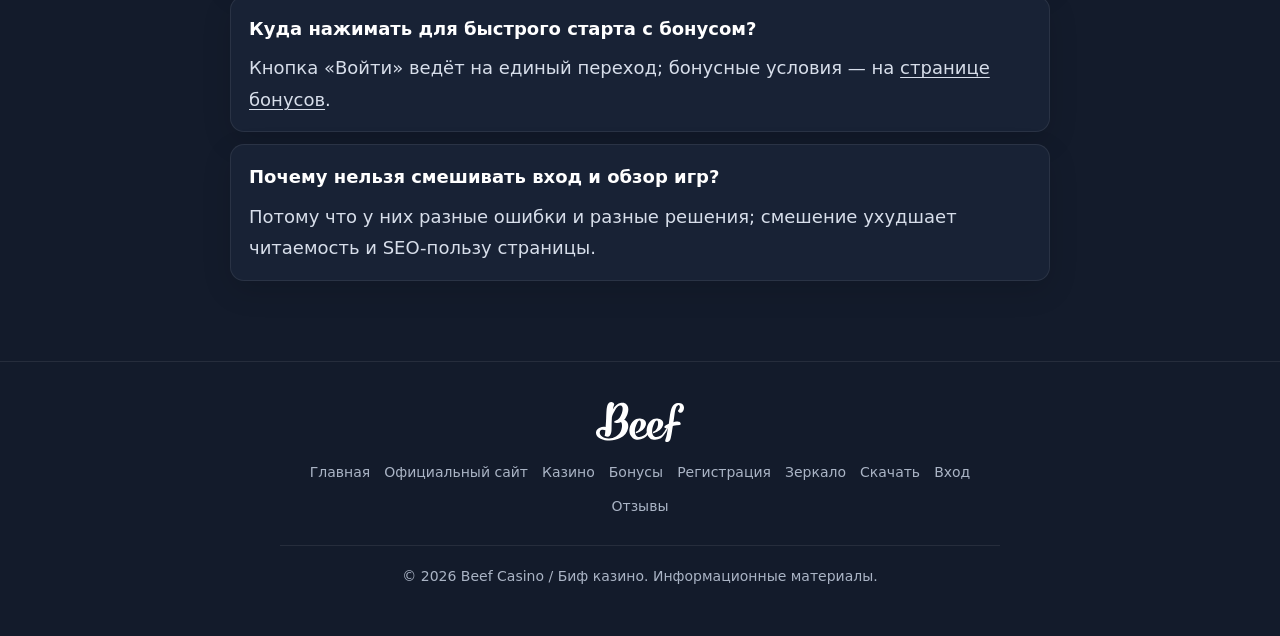
<file: login.html>
<!DOCTYPE html>
<html lang="ru">
<head>
  <meta charset="utf-8" />
  <meta name="viewport" content="width=device-width, initial-scale=1" />
  <title>Вход в Beef Casino — личный кабинет и быстрый доступ</title>
  <meta name="description" content="Вход в Beef Casino и Биф казино: авторизация, личный кабинет, быстрый доступ и типовые проблемы входа. Связь с официальным сайтом, регистрацией и бонусами." />
  <link rel="canonical" href="https://beef-casino.example.com/login.html" />
  <meta property="og:type" content="website" />
  <meta property="og:title" content="Вход в Beef Casino — личный кабинет и быстрый доступ" />
  <meta property="og:description" content="Биф казино вход и beef casino вход: как безопасно авторизоваться и что проверить до ввода пароля." />
  <meta property="og:url" content="https://beef-casino.example.com/login.html" />
  <meta property="og:image" content="https://beef-casino.example.com/banner.png" />
  <meta property="og:locale" content="ru_RU" />
  <link rel="stylesheet" href="./style.css" />
</head>
<body>
  <header class="site-header">
    <div class="container">
      <div class="header-inner">
        <div class="header-left">
          <a class="logo" href="./index.html">
            <img src="./logo.svg" alt="Beef Casino — логотип бренда" width="160" height="48" />
          </a>
          <a class="btn-header-bonus" href="https://lkfg.cc/eada1a" target="_blank" rel="nofollow sponsored noopener">Бонус</a>
        </div>
        <nav class="nav-desktop" aria-label="Основное меню">
          <a href="./official-site.html">Официальный сайт</a>
          <a href="./casino.html">Казино</a>
          <a href="./bonus.html">Бонусы</a>
          <a href="./registration.html">Регистрация</a>
          <a href="./zerkalo.html">Зеркало</a>
          <a href="./download.html">Скачать</a>
          <a href="./login.html">Вход</a>
          <a href="./reviews.html">Отзывы</a>
        </nav>
        <button class="burger" type="button" aria-label="Открыть меню" aria-expanded="false" aria-controls="mobile-nav">
          <span></span><span></span><span></span>
        </button>
        <nav class="nav-mobile" id="mobile-nav" aria-label="Мобильное меню">
          <a href="./official-site.html">Официальный сайт</a>
          <a href="./casino.html">Казино</a>
          <a href="./bonus.html">Бонусы</a>
          <a href="./registration.html">Регистрация</a>
          <a href="./zerkalo.html">Зеркало</a>
          <a href="./download.html">Скачать</a>
          <a href="./login.html">Вход</a>
          <a href="./reviews.html">Отзывы</a>
        </nav>
      </div>
    </div>
  </header>

  <main class="site-main">
    <section class="section section--tight-top hero">
      <div class="container">
        <div class="hero-grid">
          <div>
            <h1>Вход в Beef Casino</h1>
            <p>Интент страницы прост: вы ищете «биф казино вход», «beef casino вход» или «вход в личный кабинет beef casino» и хотите быстро авторизоваться без лишних шагов. Здесь мы описываем рациональный порядок действий: проверка адреса, ввод учётных данных, восстановление доступа и типовые причины ошибок — без смешения с каталогом слотов.</p>
            <p>Если у вас ещё нет аккаунта, логичнее начать с <a href="./registration.html">регистрации</a>. Если сомневаетесь в домене, сначала прочитайте материал про <a href="./official-site.html">официальный сайт</a>. Если важны промо, после входа откройте <a href="./bonus.html">бонусы</a> — но не путайте активацию бонуса с механикой авторизации.</p>
            <p>Ниже — структурированные блоки «что это / как пользоваться / преимущества / как начать / дополнительно / FAQ», чтобы закрыть запросы вроде «вход в биф казино» и «казино биф официальный сайт вход» предметно и спокойно.</p>
            <div class="cta-row">
              <a class="btn-primary" href="https://lkfg.cc/eada1a" target="_blank" rel="nofollow sponsored noopener">Войти</a>
            </div>
          </div>
          <div>
            <a class="hero-banner" href="https://lkfg.cc/eada1a" target="_blank" rel="nofollow sponsored noopener">
              <img src="./banner.png" alt="Beef Casino — официальный сайт, бонусы, вход и доступ к основным разделам" width="920" height="520" loading="eager" />
            </a>
          </div>
        </div>
      </div>
    </section>

    <section class="section">
      <div class="container">
        <div class="text-wrap content-block">
          <p class="lead">Вход — это точка, где пользователь чаще всего теряет время из-за мелочей: неверная раскладка, автозаполнение старым паролем, путаница между зеркалом и основным адресом. Мы собрали рекомендации так, чтобы снизить эти потери и ускорить попадание в кабинет.</p>
        </div>
        <div class="cards-grid">
          <article class="card">
            <h3>Быстрый доступ</h3>
            <p>Закладка на проверенный адрес и единый сценарий входа экономят клики при ежедневных визитах.</p>
          </article>
          <article class="card">
            <h3>Личный кабинет</h3>
            <p>После авторизации открываются операции профиля, платежи и настройки безопасности — базовый контур сервиса.</p>
          </article>
          <article class="card">
            <h3>Связь с бонусами</h3>
            <p>Часть промо требует активной сессии; детали — на <a href="./bonus.html">странице бонусов</a>, без дублирования здесь.</p>
          </article>
        </div>
      </div>
    </section>

    <section class="section">
      <div class="container">
        <div class="text-wrap content-block">
          <h2 class="section-title">Что это</h2>
          <p>«Вход в beef casino» в пользовательском языке — это авторизация по логину (или email/телефону — как принято у бренда) и паролю с последующим открытием личного кабинета. Запросы «биф казино официальный сайт вход» добавляют ещё один слой: пользователь хочет убедиться, что форма входа находится именно на доверенном домене. Поэтому на этой странице мы постоянно возвращаем к проверке адреса через материал <a href="./official-site.html">официального сайта</a>.</p>
          <p>«Казино биф вход» иногда пишут пользователи, которые на самом деле хотят сразу играть. Это близкий, но не идентичный интент: игра — отдельная тема на <a href="./casino.html">странице казино</a>. Здесь мы говорим про учётную запись и безопасность сессии.</p>
          <p>«Вход в личный кабинет beef casino» подчёркивает мотивацию управления профилем: платежи, лимиты, уведомления. Это хороший знак: вы мыслите не только «крутить слот», но и контролировать аккаунт.</p>

          <h2 class="section-title">Как пользоваться</h2>
          <p>Откройте проверенный адрес, найдите форму входа и введите данные вручную, если автозаполнение давало ошибки ранее. Если система сообщает о блокировке или подозрительной активности, не пытайтесь «пробить» вход десятками попыток — лучше пройти процедуру восстановления.</p>
          <ul>
            <li>Проверьте раскладку клавиатуры и отключение Caps Lock.</li>
            <li>Убедитесь, что вы на том же домене, что и раньше (см. <a href="./official-site.html">официальный сайт</a>).</li>
            <li>Если основной адрес не открывается, используйте сценарий из <a href="./zerkalo.html">зеркала</a>, но сохраняйте критическое мышление.</li>
            <li>Если профиля нет — <a href="./registration.html">регистрация</a> вместо бесконечных попыток входа.</li>
          </ul>

          <h2 class="section-title">Преимущества</h2>
          <p>Когда вход отлажен, вы тратите меньше времени на «техническую обвязку» и больше — на осознанный выбор игр и промо. Отдельный плюс — меньше шанс ошибиться в платеже из-за спешки после долгой авторизации.</p>
          <p>Ещё одно преимущество — предсказуемость поддержки: при обращении вы сможете описать шаги честно: какой адрес, какой браузер, какие сообщения об ошибке.</p>

          <h2 class="section-title">Как начать</h2>
          <ol class="steps">
            <li>Проверьте адрес и откройте форму входа на доверенном ресурсе.</li>
            <li>Введите учётные данные и завершите авторизацию.</li>
            <li>Откройте кабинет и проверьте ключевые разделы: безопасность и платежи.</li>
            <li>Если планируете промо — перейдите на <a href="./bonus.html">бонусы</a> и прочитайте условия.</li>
            <li>Если цель — игра — <a href="./casino.html">казино</a> после входа.</li>
          </ol>

          <h2 class="section-title">Дополнительная информация</h2>
          <p>Запросы «биф официальный сайт вход» и «вход в биф казино» часто идут подряд в одной сессии пользователя. Это нормально: сначала проверка домена, затем ввод пароля. Мы разделили страницы, но перелинковка помогает пройти маршрут без потерь.</p>
          <p>Если вы используете смартфон, удобный контур описан в <a href="./download.html">разделе скачать</a>: иногда вход стабильнее в приложении, иногда — в браузере; выбор зависит от устройства и сети.</p>
          <p>Для общего обзора бренда без углубления в кабинет вернитесь на <a href="./index.html">главную</a>.</p>

          <h2 class="section-title">Типичные ситуации при входе</h2>
          <p>Запросы «биф казино вход» и «beef casino вход» часто сопровождаются одной и той же ошибкой: пользователь уверен, что пароль верный, но система отказывает. На практике полезно сначала исключить «технический шум»: раскладка, лишний пробел, автозаполнение старым паролем из другого аккаунта, сохранённый логин от похожего сервиса. Даже одна маленькая деталь превращает уверенность в ложную, поэтому спокойная проверка полей экономит больше времени, чем десять быстрых попыток.</p>
          <p>Формулировки «вход в beef casino» и «вход в биф казино» иногда означают, что человек перешёл по непривычному адресу и пытается «войти как обычно». Если интерфейс отличается, лучше остановиться и свериться с критериями <a href="./official-site.html">официального сайта</a>, а не усиливать вход. То же относится к сценарию «казино биф официальный сайт вход»: официальность и механика входа связаны, но проверяются разными вопросами — сначала домен, затем учётные данные.</p>
          <p>«Вход в личный кабинет beef casino» подчёркивает мотивацию управления профилем. Здесь полезно после успешной авторизации потратить минуту на настройки: контактный email, способы восстановления, лимиты ответственной игры, если бренд их предоставляет. Это не «бюрократия», а снижение риска потерять доступ или некорректно настроить уведомления о платежах.</p>
          <p>Если доступ к основному адресу нестабилен, параллельно держите в голове <a href="./zerkalo.html">зеркало</a>, но не подменяйте им проверку доверия. Для новичков без аккаунта логичнее <a href="./registration.html">регистрация</a>, а для старта игры после входа — <a href="./casino.html">казино</a> и при необходимости <a href="./bonus.html">бонусы</a>.</p>

          <h2 class="section-title">FAQ</h2>
          <div class="faq">
            <div class="faq-item">
              <h3>Не получается войти — с чего начать?</h3>
              <p>С адреса: убедитесь, что домен верный. Затем проверьте пароль и раскладку. Если не помогает — восстановление доступа на стороне бренда.</p>
            </div>
            <div class="faq-item">
              <h3>Это же самое, что «beef casino вход»?</h3>
              <p>Да, это тот же сценарий авторизации; разница только в формулировке запроса.</p>
            </div>
            <div class="faq-item">
              <h3>Где регистрация, если я новичок?</h3>
              <p>На странице <a href="./registration.html">регистрации в Beef Casino</a>.</p>
            </div>
            <div class="faq-item">
              <h3>Куда нажимать для быстрого старта с бонусом?</h3>
              <p>Кнопка «Войти» ведёт на единый переход; бонусные условия — на <a href="./bonus.html">странице бонусов</a>.</p>
            </div>
            <div class="faq-item">
              <h3>Почему нельзя смешивать вход и обзор игр?</h3>
              <p>Потому что у них разные ошибки и разные решения; смешение ухудшает читаемость и SEO-пользу страницы.</p>
            </div>
          </div>
        </div>
      </div>
    </section>
  </main>

  <footer class="site-footer">
    <div class="container">
      <div class="footer-inner">
        <a class="footer-logo" href="./index.html"><img src="./logo.svg" alt="Beef Casino" width="140" height="42" /></a>
        <nav class="footer-nav" aria-label="Нижнее меню">
          <a href="./index.html">Главная</a>
          <a href="./official-site.html">Официальный сайт</a>
          <a href="./casino.html">Казино</a>
          <a href="./bonus.html">Бонусы</a>
          <a href="./registration.html">Регистрация</a>
          <a href="./zerkalo.html">Зеркало</a>
          <a href="./download.html">Скачать</a>
          <a href="./login.html">Вход</a>
          <a href="./reviews.html">Отзывы</a>
        </nav>
        <div class="divider-soft"></div>
        <p class="footer-copy">© 2026 Beef Casino / Биф казино. Информационные материалы.</p>
      </div>
    </div>
  </footer>
  <script src="./script.js" defer></script>
</body>
</html>
</file>
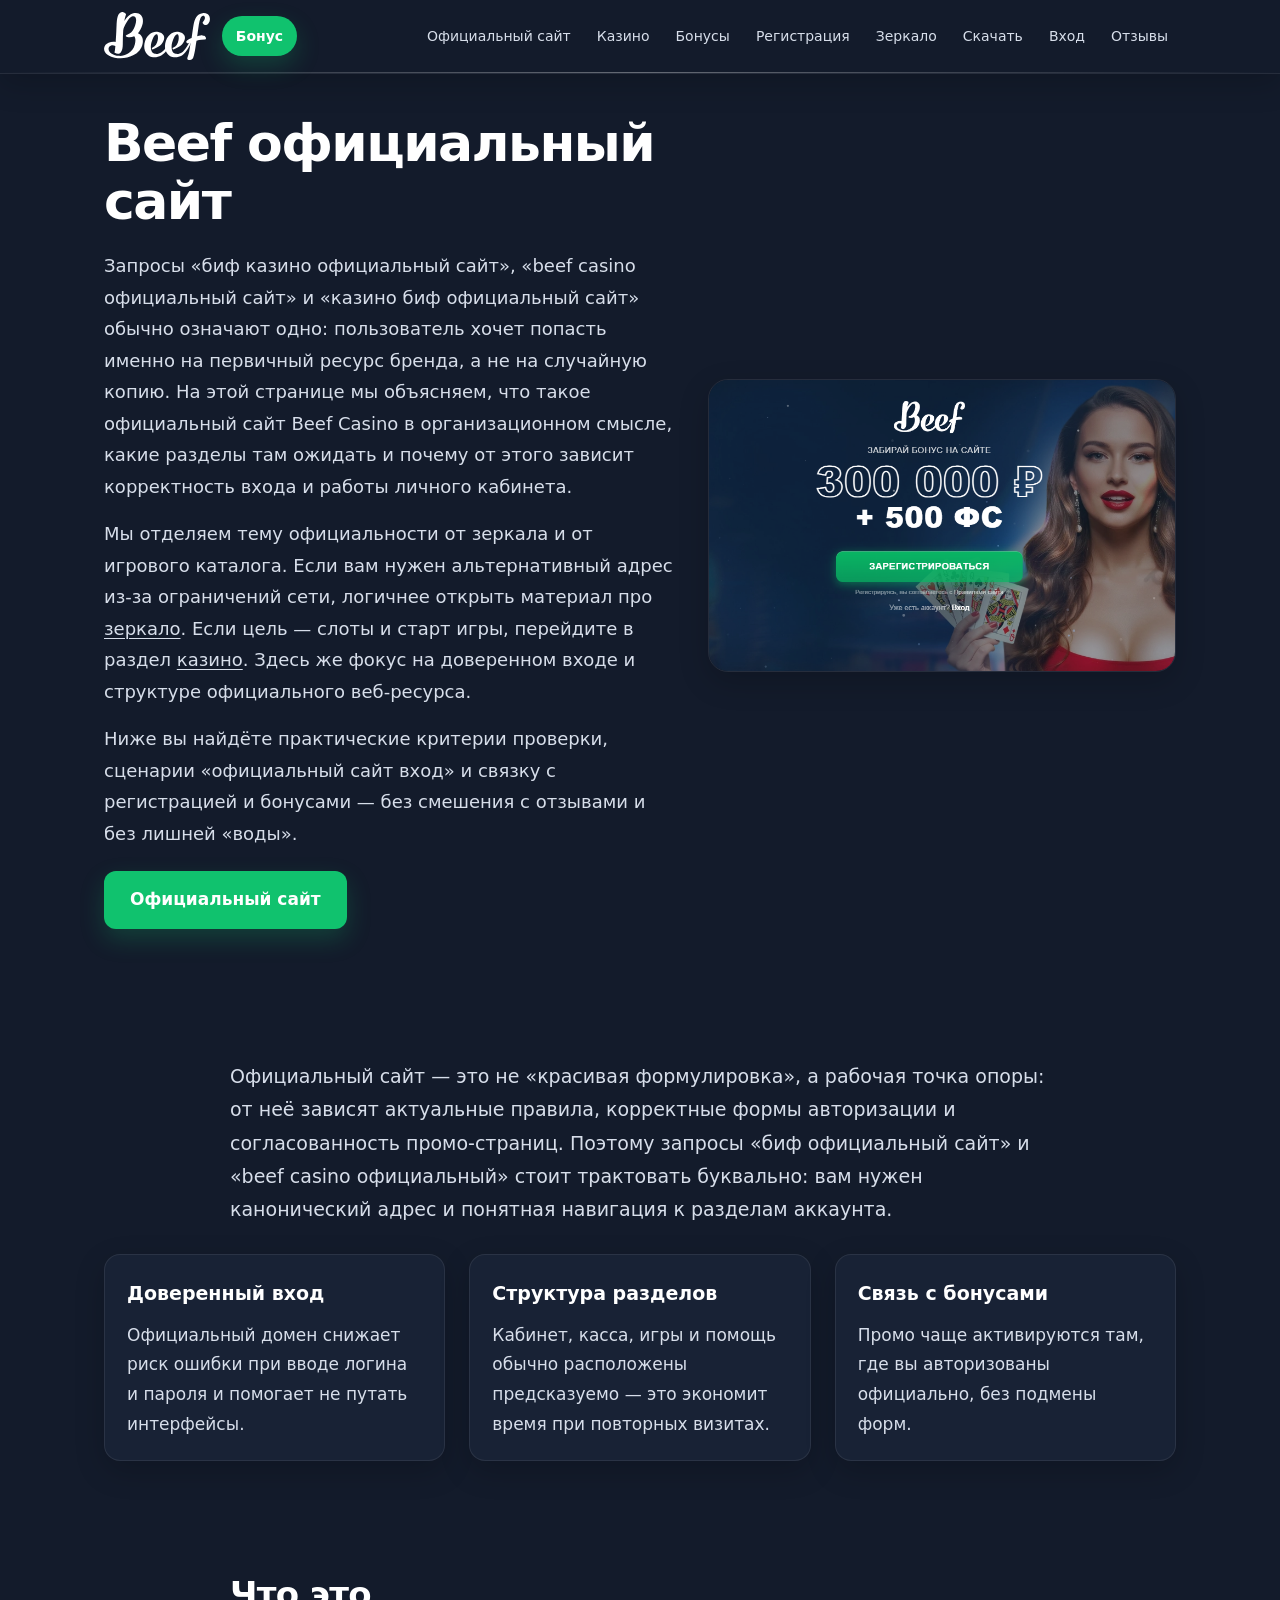
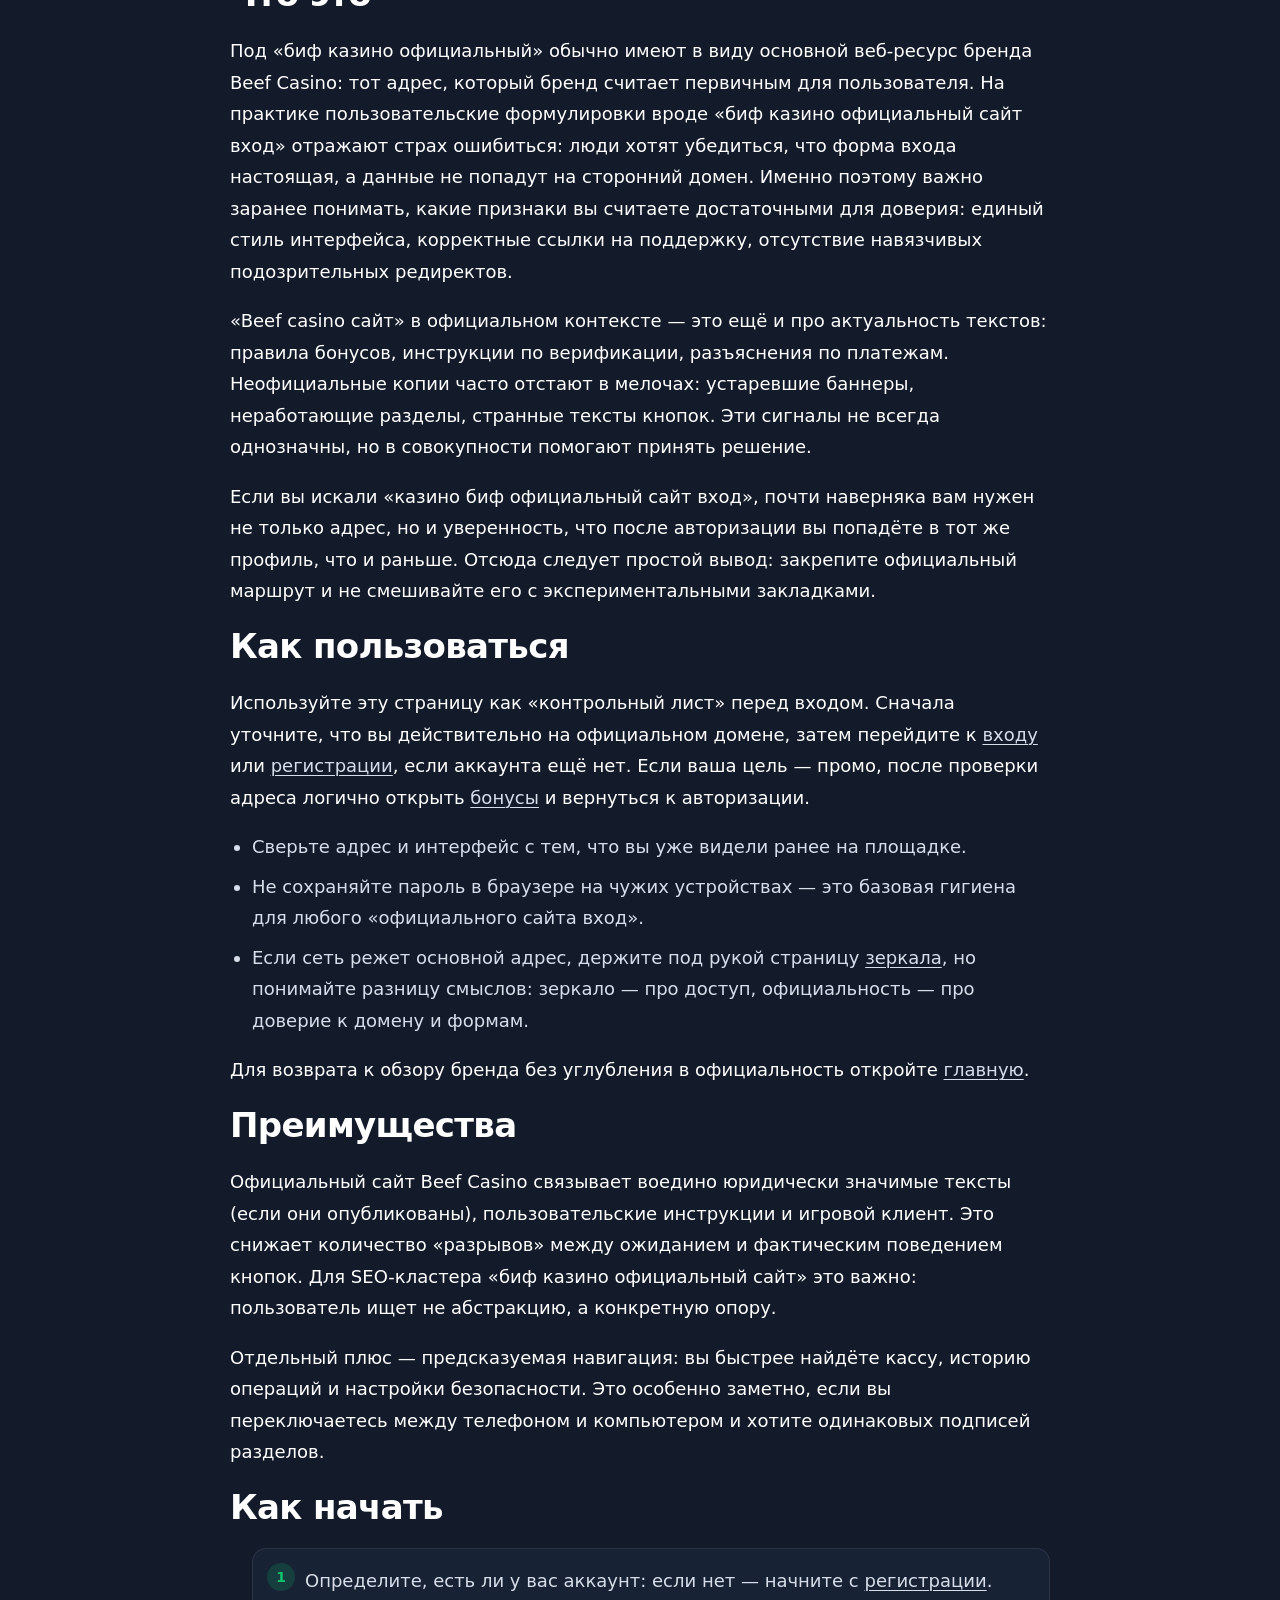
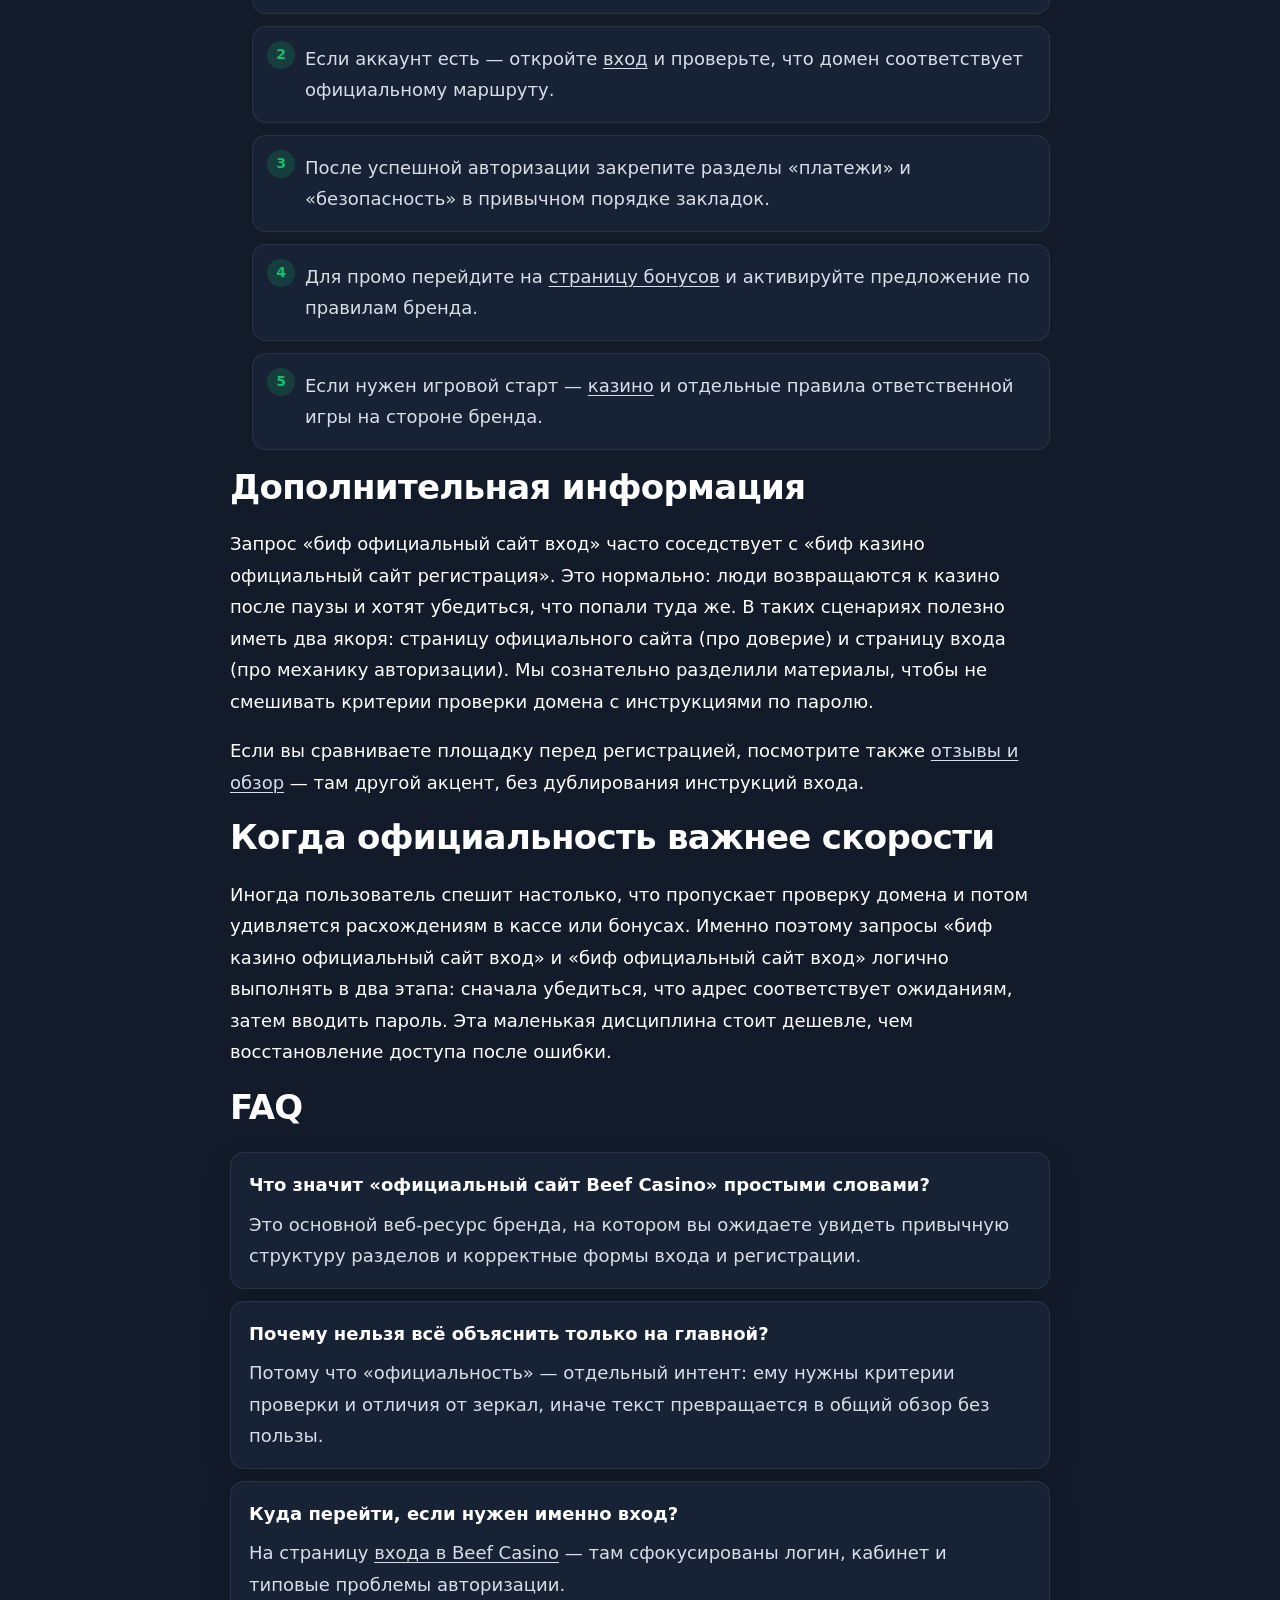
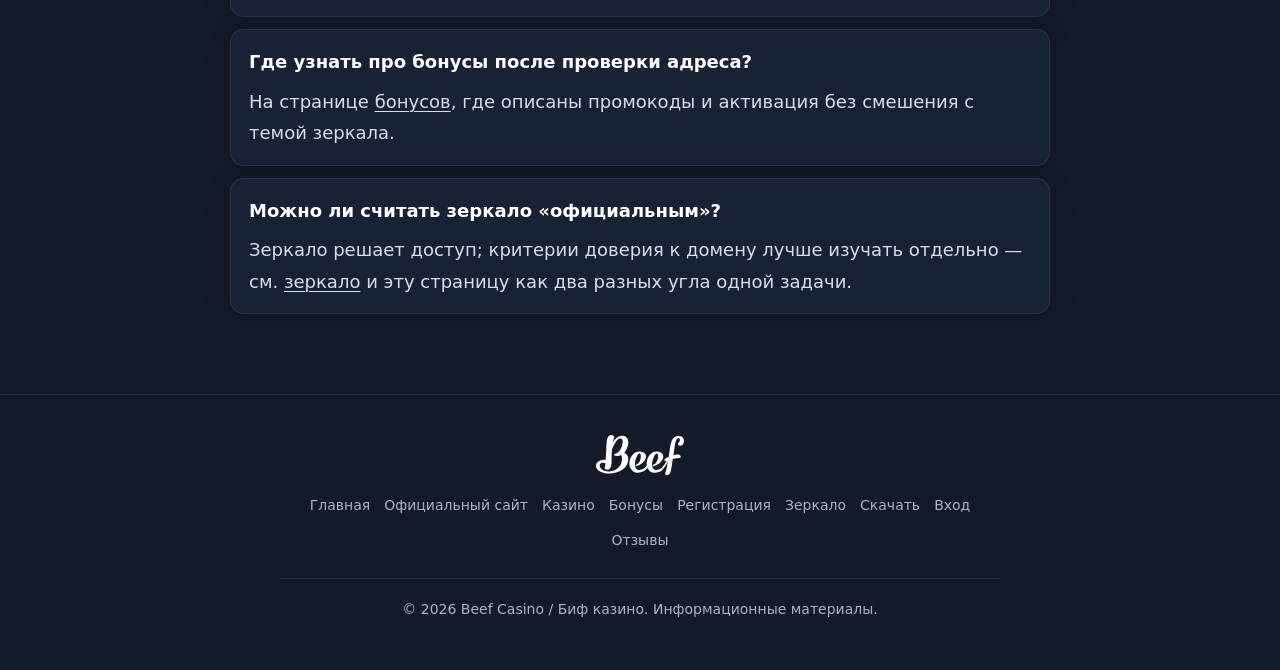
<file: official-site.html>
<!DOCTYPE html>
<html lang="ru">
<head>
  <meta charset="utf-8" />
  <meta name="viewport" content="width=device-width, initial-scale=1" />
  <title>Beef официальный сайт — вход и доступ к казино</title>
  <meta name="description" content="Beef официальный сайт и Биф казино официальный: вход через проверенный адрес, разделы казино, регистрация и бонусы. Зачем использовать официальный ресурс и как не путать его с копиями." />
  <link rel="canonical" href="https://beef-casino.example.com/official-site.html" />
  <meta property="og:type" content="website" />
  <meta property="og:title" content="Beef официальный сайт — вход и доступ к казино" />
  <meta property="og:description" content="Официальный сайт Beef Casino: безопасный вход, структура разделов и связь с регистрацией и бонусами." />
  <meta property="og:url" content="https://beef-casino.example.com/official-site.html" />
  <meta property="og:image" content="https://beef-casino.example.com/banner.png" />
  <meta property="og:locale" content="ru_RU" />
  <link rel="stylesheet" href="./style.css" />
</head>
<body>
  <header class="site-header">
    <div class="container">
      <div class="header-inner">
        <div class="header-left">
          <a class="logo" href="./index.html">
            <img src="./logo.svg" alt="Beef Casino — логотип бренда" width="160" height="48" />
          </a>
          <a class="btn-header-bonus" href="https://lkfg.cc/eada1a" target="_blank" rel="nofollow sponsored noopener">Бонус</a>
        </div>
        <nav class="nav-desktop" aria-label="Основное меню">
          <a href="./official-site.html">Официальный сайт</a>
          <a href="./casino.html">Казино</a>
          <a href="./bonus.html">Бонусы</a>
          <a href="./registration.html">Регистрация</a>
          <a href="./zerkalo.html">Зеркало</a>
          <a href="./download.html">Скачать</a>
          <a href="./login.html">Вход</a>
          <a href="./reviews.html">Отзывы</a>
        </nav>
        <button class="burger" type="button" aria-label="Открыть меню" aria-expanded="false" aria-controls="mobile-nav">
          <span></span><span></span><span></span>
        </button>
        <nav class="nav-mobile" id="mobile-nav" aria-label="Мобильное меню">
          <a href="./official-site.html">Официальный сайт</a>
          <a href="./casino.html">Казино</a>
          <a href="./bonus.html">Бонусы</a>
          <a href="./registration.html">Регистрация</a>
          <a href="./zerkalo.html">Зеркало</a>
          <a href="./download.html">Скачать</a>
          <a href="./login.html">Вход</a>
          <a href="./reviews.html">Отзывы</a>
        </nav>
      </div>
    </div>
  </header>

  <main class="site-main">
    <section class="section section--tight-top hero">
      <div class="container">
        <div class="hero-grid">
          <div>
            <h1>Beef официальный сайт</h1>
            <p>Запросы «биф казино официальный сайт», «beef casino официальный сайт» и «казино биф официальный сайт» обычно означают одно: пользователь хочет попасть именно на первичный ресурс бренда, а не на случайную копию. На этой странице мы объясняем, что такое официальный сайт Beef Casino в организационном смысле, какие разделы там ожидать и почему от этого зависит корректность входа и работы личного кабинета.</p>
            <p>Мы отделяем тему официальности от зеркала и от игрового каталога. Если вам нужен альтернативный адрес из-за ограничений сети, логичнее открыть материал про <a href="./zerkalo.html">зеркало</a>. Если цель — слоты и старт игры, перейдите в раздел <a href="./casino.html">казино</a>. Здесь же фокус на доверенном входе и структуре официального веб-ресурса.</p>
            <p>Ниже вы найдёте практические критерии проверки, сценарии «официальный сайт вход» и связку с регистрацией и бонусами — без смешения с отзывами и без лишней «воды».</p>
            <div class="cta-row">
              <a class="btn-primary" href="https://lkfg.cc/eada1a" target="_blank" rel="nofollow sponsored noopener">Официальный сайт</a>
            </div>
          </div>
          <div>
            <a class="hero-banner" href="https://lkfg.cc/eada1a" target="_blank" rel="nofollow sponsored noopener">
              <img src="./banner.png" alt="Beef Casino — официальный сайт, бонусы, вход и доступ к основным разделам" width="920" height="520" loading="eager" />
            </a>
          </div>
        </div>
      </div>
    </section>

    <section class="section">
      <div class="container">
        <div class="text-wrap content-block">
          <p class="lead">Официальный сайт — это не «красивая формулировка», а рабочая точка опоры: от неё зависят актуальные правила, корректные формы авторизации и согласованность промо-страниц. Поэтому запросы «биф официальный сайт» и «beef casino официальный» стоит трактовать буквально: вам нужен канонический адрес и понятная навигация к разделам аккаунта.</p>
        </div>
        <div class="cards-grid">
          <article class="card">
            <h3>Доверенный вход</h3>
            <p>Официальный домен снижает риск ошибки при вводе логина и пароля и помогает не путать интерфейсы.</p>
          </article>
          <article class="card">
            <h3>Структура разделов</h3>
            <p>Кабинет, касса, игры и помощь обычно расположены предсказуемо — это экономит время при повторных визитах.</p>
          </article>
          <article class="card">
            <h3>Связь с бонусами</h3>
            <p>Промо чаще активируются там, где вы авторизованы официально, без подмены форм.</p>
          </article>
        </div>
      </div>
    </section>

    <section class="section">
      <div class="container">
        <div class="text-wrap content-block">
          <h2 class="section-title">Что это</h2>
          <p>Под «биф казино официальный» обычно имеют в виду основной веб-ресурс бренда Beef Casino: тот адрес, который бренд считает первичным для пользователя. На практике пользовательские формулировки вроде «биф казино официальный сайт вход» отражают страх ошибиться: люди хотят убедиться, что форма входа настоящая, а данные не попадут на сторонний домен. Именно поэтому важно заранее понимать, какие признаки вы считаете достаточными для доверия: единый стиль интерфейса, корректные ссылки на поддержку, отсутствие навязчивых подозрительных редиректов.</p>
          <p>«Beef casino сайт» в официальном контексте — это ещё и про актуальность текстов: правила бонусов, инструкции по верификации, разъяснения по платежам. Неофициальные копии часто отстают в мелочах: устаревшие баннеры, неработающие разделы, странные тексты кнопок. Эти сигналы не всегда однозначны, но в совокупности помогают принять решение.</p>
          <p>Если вы искали «казино биф официальный сайт вход», почти наверняка вам нужен не только адрес, но и уверенность, что после авторизации вы попадёте в тот же профиль, что и раньше. Отсюда следует простой вывод: закрепите официальный маршрут и не смешивайте его с экспериментальными закладками.</p>

          <h2 class="section-title">Как пользоваться</h2>
          <p>Используйте эту страницу как «контрольный лист» перед входом. Сначала уточните, что вы действительно на официальном домене, затем перейдите к <a href="./login.html">входу</a> или <a href="./registration.html">регистрации</a>, если аккаунта ещё нет. Если ваша цель — промо, после проверки адреса логично открыть <a href="./bonus.html">бонусы</a> и вернуться к авторизации.</p>
          <ul>
            <li>Сверьте адрес и интерфейс с тем, что вы уже видели ранее на площадке.</li>
            <li>Не сохраняйте пароль в браузере на чужих устройствах — это базовая гигиена для любого «официального сайта вход».</li>
            <li>Если сеть режет основной адрес, держите под рукой страницу <a href="./zerkalo.html">зеркала</a>, но понимайте разницу смыслов: зеркало — про доступ, официальность — про доверие к домену и формам.</li>
          </ul>
          <p>Для возврата к обзору бренда без углубления в официальность откройте <a href="./index.html">главную</a>.</p>

          <h2 class="section-title">Преимущества</h2>
          <p>Официальный сайт Beef Casino связывает воедино юридически значимые тексты (если они опубликованы), пользовательские инструкции и игровой клиент. Это снижает количество «разрывов» между ожиданием и фактическим поведением кнопок. Для SEO-кластера «биф казино официальный сайт» это важно: пользователь ищет не абстракцию, а конкретную опору.</p>
          <p>Отдельный плюс — предсказуемая навигация: вы быстрее найдёте кассу, историю операций и настройки безопасности. Это особенно заметно, если вы переключаетесь между телефоном и компьютером и хотите одинаковых подписей разделов.</p>

          <h2 class="section-title">Как начать</h2>
          <ol class="steps">
            <li>Определите, есть ли у вас аккаунт: если нет — начните с <a href="./registration.html">регистрации</a>.</li>
            <li>Если аккаунт есть — откройте <a href="./login.html">вход</a> и проверьте, что домен соответствует официальному маршруту.</li>
            <li>После успешной авторизации закрепите разделы «платежи» и «безопасность» в привычном порядке закладок.</li>
            <li>Для промо перейдите на <a href="./bonus.html">страницу бонусов</a> и активируйте предложение по правилам бренда.</li>
            <li>Если нужен игровой старт — <a href="./casino.html">казино</a> и отдельные правила ответственной игры на стороне бренда.</li>
          </ol>

          <h2 class="section-title">Дополнительная информация</h2>
          <p>Запрос «биф официальный сайт вход» часто соседствует с «биф казино официальный сайт регистрация». Это нормально: люди возвращаются к казино после паузы и хотят убедиться, что попали туда же. В таких сценариях полезно иметь два якоря: страницу официального сайта (про доверие) и страницу входа (про механику авторизации). Мы сознательно разделили материалы, чтобы не смешивать критерии проверки домена с инструкциями по паролю.</p>
          <p>Если вы сравниваете площадку перед регистрацией, посмотрите также <a href="./reviews.html">отзывы и обзор</a> — там другой акцент, без дублирования инструкций входа.</p>

          <h2 class="section-title">Когда официальность важнее скорости</h2>
          <p>Иногда пользователь спешит настолько, что пропускает проверку домена и потом удивляется расхождениям в кассе или бонусах. Именно поэтому запросы «биф казино официальный сайт вход» и «биф официальный сайт вход» логично выполнять в два этапа: сначала убедиться, что адрес соответствует ожиданиям, затем вводить пароль. Эта маленькая дисциплина стоит дешевле, чем восстановление доступа после ошибки.</p>

          <h2 class="section-title">FAQ</h2>
          <div class="faq">
            <div class="faq-item">
              <h3>Что значит «официальный сайт Beef Casino» простыми словами?</h3>
              <p>Это основной веб-ресурс бренда, на котором вы ожидаете увидеть привычную структуру разделов и корректные формы входа и регистрации.</p>
            </div>
            <div class="faq-item">
              <h3>Почему нельзя всё объяснить только на главной?</h3>
              <p>Потому что «официальность» — отдельный интент: ему нужны критерии проверки и отличия от зеркал, иначе текст превращается в общий обзор без пользы.</p>
            </div>
            <div class="faq-item">
              <h3>Куда перейти, если нужен именно вход?</h3>
              <p>На страницу <a href="./login.html">входа в Beef Casino</a> — там сфокусированы логин, кабинет и типовые проблемы авторизации.</p>
            </div>
            <div class="faq-item">
              <h3>Где узнать про бонусы после проверки адреса?</h3>
              <p>На странице <a href="./bonus.html">бонусов</a>, где описаны промокоды и активация без смешения с темой зеркала.</p>
            </div>
            <div class="faq-item">
              <h3>Можно ли считать зеркало «официальным»?</h3>
              <p>Зеркало решает доступ; критерии доверия к домену лучше изучать отдельно — см. <a href="./zerkalo.html">зеркало</a> и эту страницу как два разных угла одной задачи.</p>
            </div>
          </div>
        </div>
      </div>
    </section>
  </main>

  <footer class="site-footer">
    <div class="container">
      <div class="footer-inner">
        <a class="footer-logo" href="./index.html"><img src="./logo.svg" alt="Beef Casino" width="140" height="42" /></a>
        <nav class="footer-nav" aria-label="Нижнее меню">
          <a href="./index.html">Главная</a>
          <a href="./official-site.html">Официальный сайт</a>
          <a href="./casino.html">Казино</a>
          <a href="./bonus.html">Бонусы</a>
          <a href="./registration.html">Регистрация</a>
          <a href="./zerkalo.html">Зеркало</a>
          <a href="./download.html">Скачать</a>
          <a href="./login.html">Вход</a>
          <a href="./reviews.html">Отзывы</a>
        </nav>
        <div class="divider-soft"></div>
        <p class="footer-copy">© 2026 Beef Casino / Биф казино. Информационные материалы.</p>
      </div>
    </div>
  </footer>
  <script src="./script.js" defer></script>
</body>
</html>
</file>
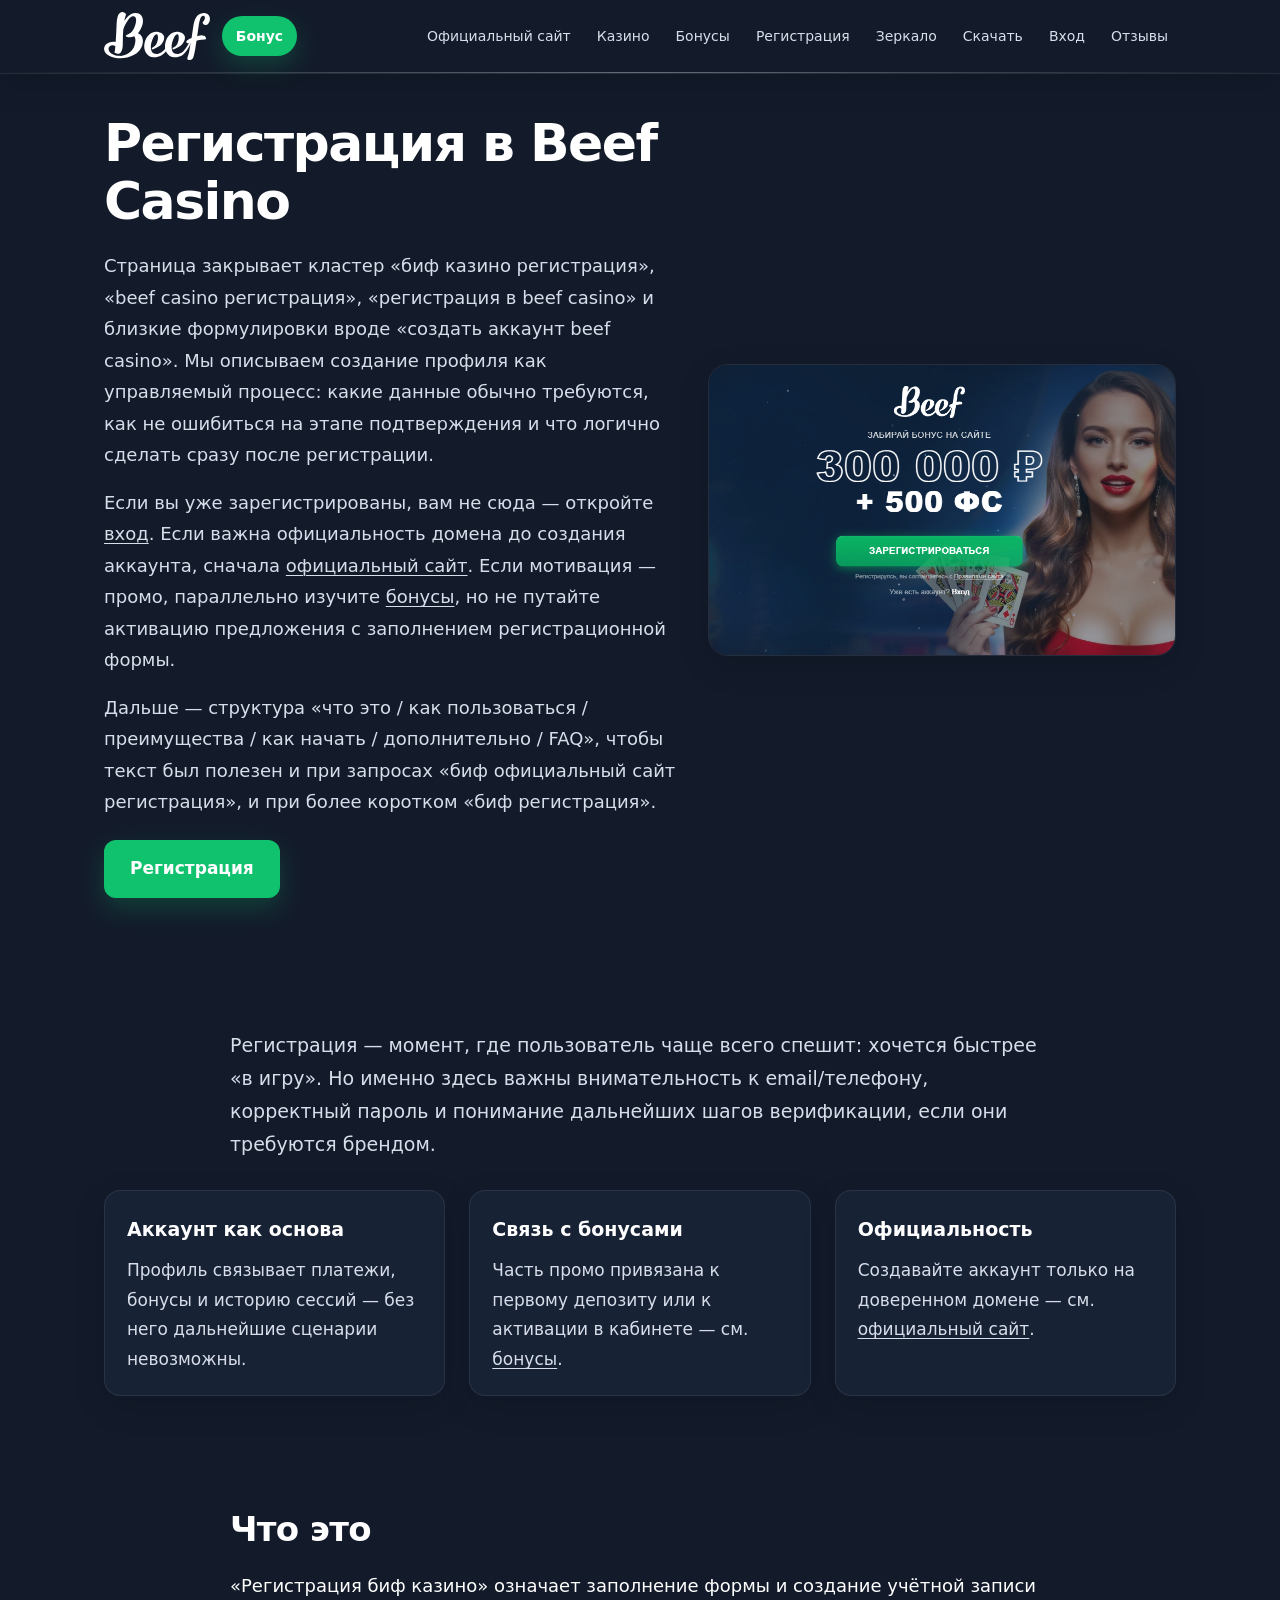
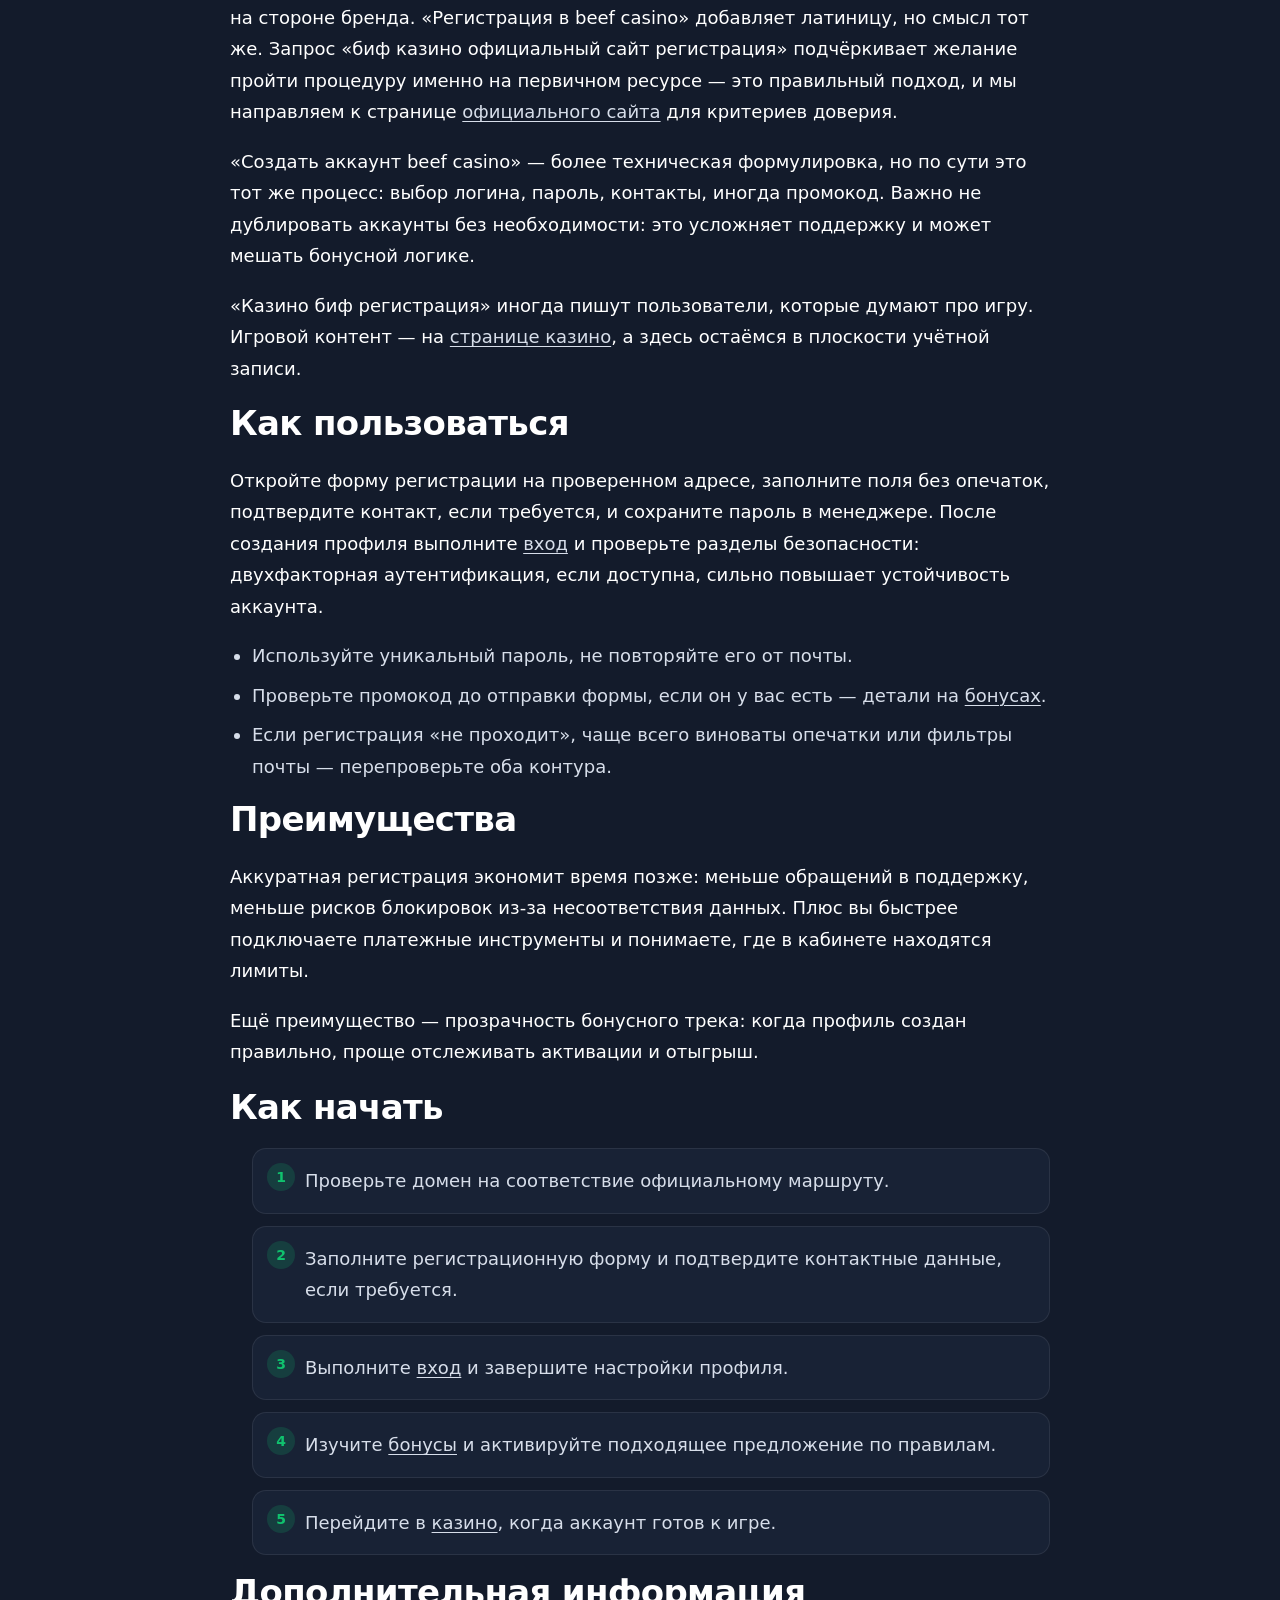
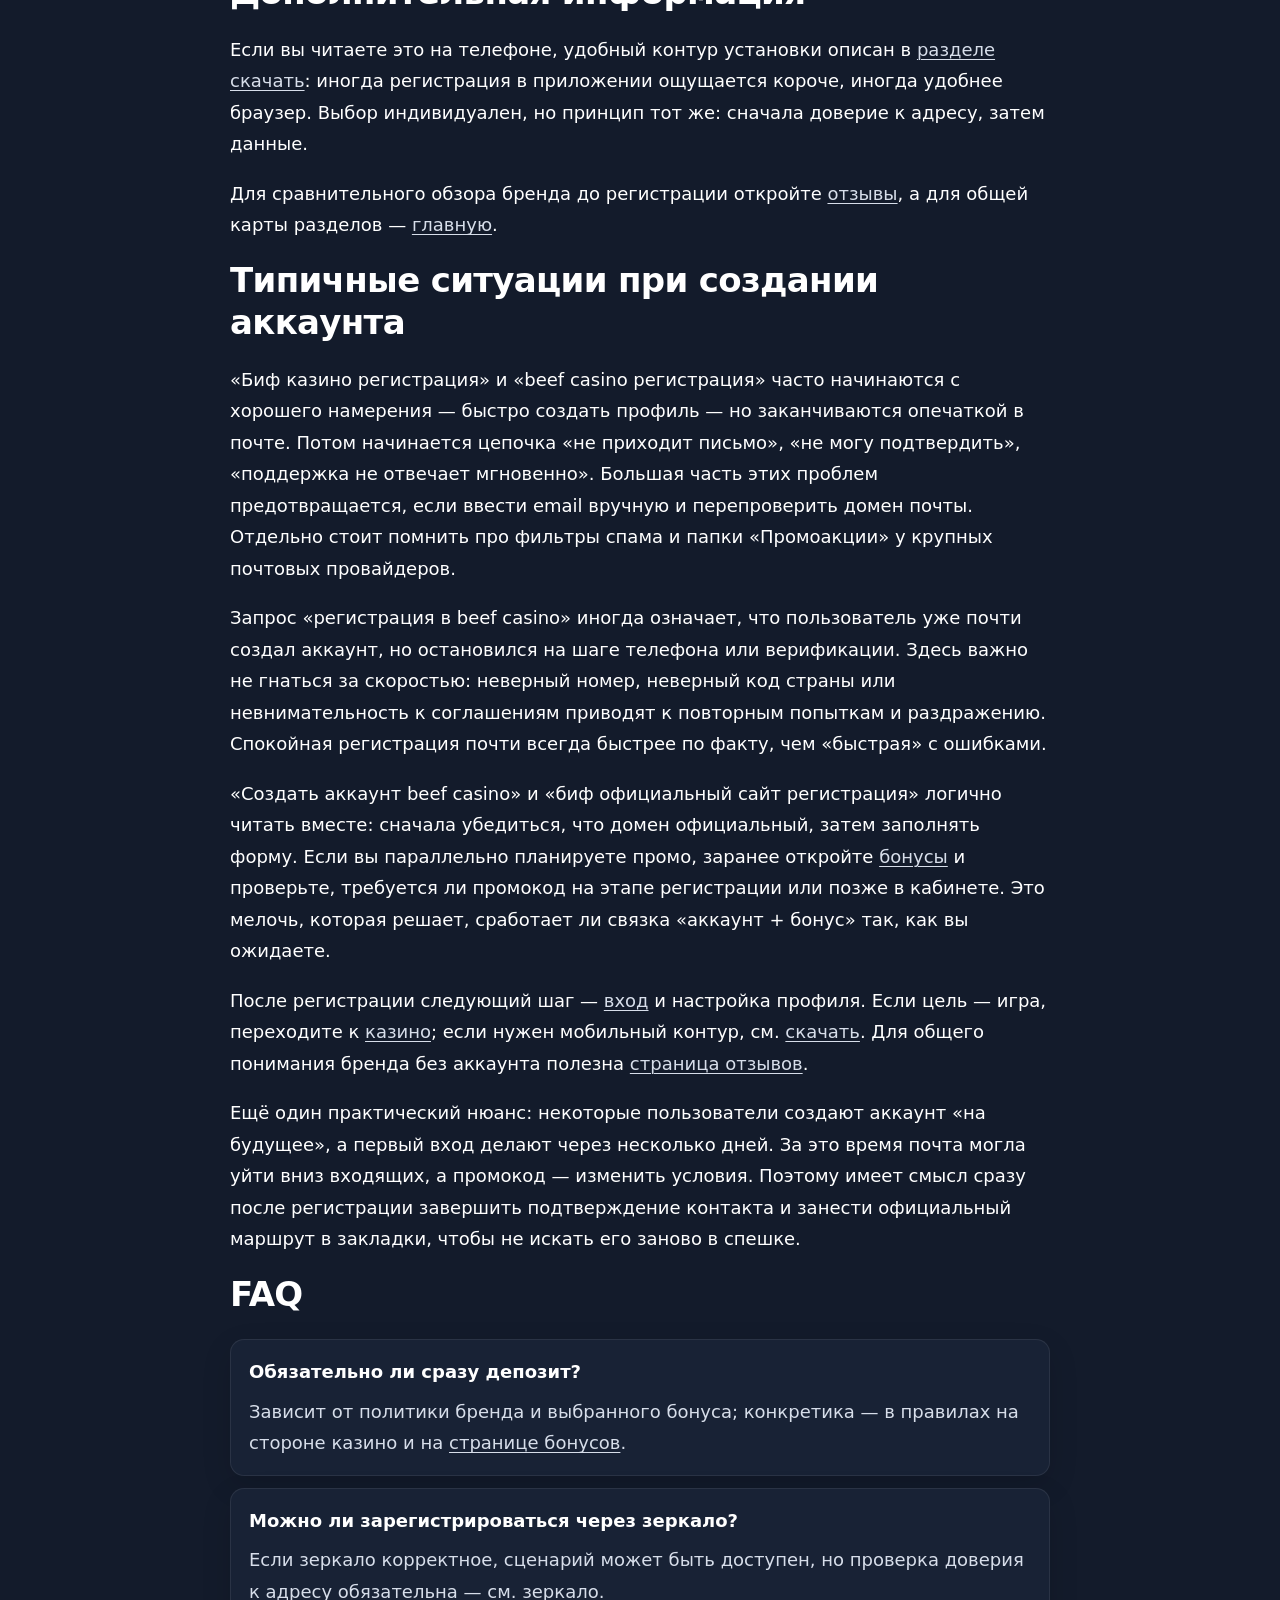
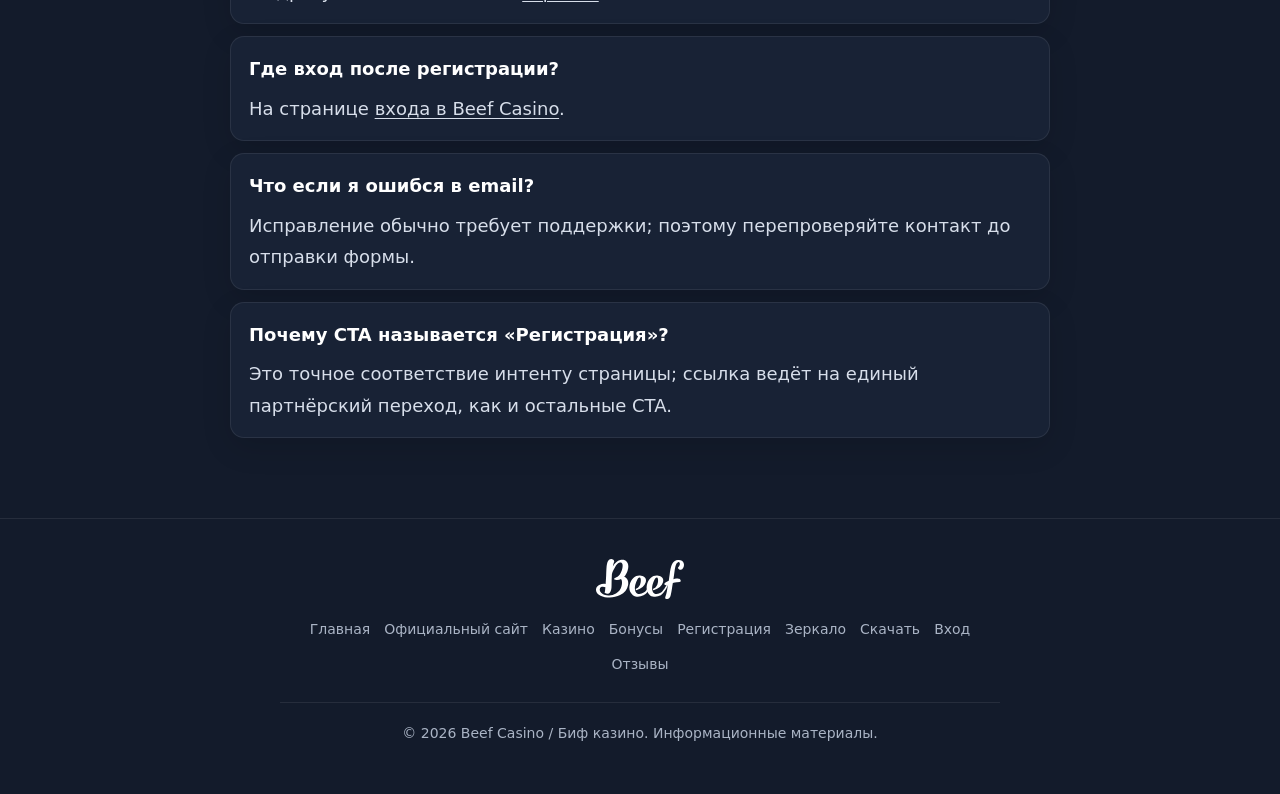
<file: registration.html>
<!DOCTYPE html>
<html lang="ru">
<head>
  <meta charset="utf-8" />
  <meta name="viewport" content="width=device-width, initial-scale=1" />
  <title>Регистрация в Beef Casino — как создать аккаунт</title>
  <meta name="description" content="Регистрация в Beef Casino и Биф казино: создание аккаунта, данные профиля, быстрый старт и связь с входом, бонусами и официальным сайтом." />
  <link rel="canonical" href="https://beef-casino.example.com/registration.html" />
  <meta property="og:type" content="website" />
  <meta property="og:title" content="Регистрация в Beef Casino — как создать аккаунт" />
  <meta property="og:description" content="Биф казино регистрация и beef casino регистрация: пошагово и без смешения с другими интентами." />
  <meta property="og:url" content="https://beef-casino.example.com/registration.html" />
  <meta property="og:image" content="https://beef-casino.example.com/banner.png" />
  <meta property="og:locale" content="ru_RU" />
  <link rel="stylesheet" href="./style.css" />
</head>
<body>
  <header class="site-header">
    <div class="container">
      <div class="header-inner">
        <div class="header-left">
          <a class="logo" href="./index.html">
            <img src="./logo.svg" alt="Beef Casino — логотип бренда" width="160" height="48" />
          </a>
          <a class="btn-header-bonus" href="https://lkfg.cc/eada1a" target="_blank" rel="nofollow sponsored noopener">Бонус</a>
        </div>
        <nav class="nav-desktop" aria-label="Основное меню">
          <a href="./official-site.html">Официальный сайт</a>
          <a href="./casino.html">Казино</a>
          <a href="./bonus.html">Бонусы</a>
          <a href="./registration.html">Регистрация</a>
          <a href="./zerkalo.html">Зеркало</a>
          <a href="./download.html">Скачать</a>
          <a href="./login.html">Вход</a>
          <a href="./reviews.html">Отзывы</a>
        </nav>
        <button class="burger" type="button" aria-label="Открыть меню" aria-expanded="false" aria-controls="mobile-nav">
          <span></span><span></span><span></span>
        </button>
        <nav class="nav-mobile" id="mobile-nav" aria-label="Мобильное меню">
          <a href="./official-site.html">Официальный сайт</a>
          <a href="./casino.html">Казино</a>
          <a href="./bonus.html">Бонусы</a>
          <a href="./registration.html">Регистрация</a>
          <a href="./zerkalo.html">Зеркало</a>
          <a href="./download.html">Скачать</a>
          <a href="./login.html">Вход</a>
          <a href="./reviews.html">Отзывы</a>
        </nav>
      </div>
    </div>
  </header>

  <main class="site-main">
    <section class="section section--tight-top hero">
      <div class="container">
        <div class="hero-grid">
          <div>
            <h1>Регистрация в Beef Casino</h1>
            <p>Страница закрывает кластер «биф казино регистрация», «beef casino регистрация», «регистрация в beef casino» и близкие формулировки вроде «создать аккаунт beef casino». Мы описываем создание профиля как управляемый процесс: какие данные обычно требуются, как не ошибиться на этапе подтверждения и что логично сделать сразу после регистрации.</p>
            <p>Если вы уже зарегистрированы, вам не сюда — откройте <a href="./login.html">вход</a>. Если важна официальность домена до создания аккаунта, сначала <a href="./official-site.html">официальный сайт</a>. Если мотивация — промо, параллельно изучите <a href="./bonus.html">бонусы</a>, но не путайте активацию предложения с заполнением регистрационной формы.</p>
            <p>Дальше — структура «что это / как пользоваться / преимущества / как начать / дополнительно / FAQ», чтобы текст был полезен и при запросах «биф официальный сайт регистрация», и при более коротком «биф регистрация».</p>
            <div class="cta-row">
              <a class="btn-primary" href="https://lkfg.cc/eada1a" target="_blank" rel="nofollow sponsored noopener">Регистрация</a>
            </div>
          </div>
          <div>
            <a class="hero-banner" href="https://lkfg.cc/eada1a" target="_blank" rel="nofollow sponsored noopener">
              <img src="./banner.png" alt="Beef Casino — официальный сайт, бонусы, вход и доступ к основным разделам" width="920" height="520" loading="eager" />
            </a>
          </div>
        </div>
      </div>
    </section>

    <section class="section">
      <div class="container">
        <div class="text-wrap content-block">
          <p class="lead">Регистрация — момент, где пользователь чаще всего спешит: хочется быстрее «в игру». Но именно здесь важны внимательность к email/телефону, корректный пароль и понимание дальнейших шагов верификации, если они требуются брендом.</p>
        </div>
        <div class="cards-grid">
          <article class="card">
            <h3>Аккаунт как основа</h3>
            <p>Профиль связывает платежи, бонусы и историю сессий — без него дальнейшие сценарии невозможны.</p>
          </article>
          <article class="card">
            <h3>Связь с бонусами</h3>
            <p>Часть промо привязана к первому депозиту или к активации в кабинете — см. <a href="./bonus.html">бонусы</a>.</p>
          </article>
          <article class="card">
            <h3>Официальность</h3>
            <p>Создавайте аккаунт только на доверенном домене — см. <a href="./official-site.html">официальный сайт</a>.</p>
          </article>
        </div>
      </div>
    </section>

    <section class="section">
      <div class="container">
        <div class="text-wrap content-block">
          <h2 class="section-title">Что это</h2>
          <p>«Регистрация биф казино» означает заполнение формы и создание учётной записи на стороне бренда. «Регистрация в beef casino» добавляет латиницу, но смысл тот же. Запрос «биф казино официальный сайт регистрация» подчёркивает желание пройти процедуру именно на первичном ресурсе — это правильный подход, и мы направляем к странице <a href="./official-site.html">официального сайта</a> для критериев доверия.</p>
          <p>«Создать аккаунт beef casino» — более техническая формулировка, но по сути это тот же процесс: выбор логина, пароль, контакты, иногда промокод. Важно не дублировать аккаунты без необходимости: это усложняет поддержку и может мешать бонусной логике.</p>
          <p>«Казино биф регистрация» иногда пишут пользователи, которые думают про игру. Игровой контент — на <a href="./casino.html">странице казино</a>, а здесь остаёмся в плоскости учётной записи.</p>

          <h2 class="section-title">Как пользоваться</h2>
          <p>Откройте форму регистрации на проверенном адресе, заполните поля без опечаток, подтвердите контакт, если требуется, и сохраните пароль в менеджере. После создания профиля выполните <a href="./login.html">вход</a> и проверьте разделы безопасности: двухфакторная аутентификация, если доступна, сильно повышает устойчивость аккаунта.</p>
          <ul>
            <li>Используйте уникальный пароль, не повторяйте его от почты.</li>
            <li>Проверьте промокод до отправки формы, если он у вас есть — детали на <a href="./bonus.html">бонусах</a>.</li>
            <li>Если регистрация «не проходит», чаще всего виноваты опечатки или фильтры почты — перепроверьте оба контура.</li>
          </ul>

          <h2 class="section-title">Преимущества</h2>
          <p>Аккуратная регистрация экономит время позже: меньше обращений в поддержку, меньше рисков блокировок из-за несоответствия данных. Плюс вы быстрее подключаете платежные инструменты и понимаете, где в кабинете находятся лимиты.</p>
          <p>Ещё преимущество — прозрачность бонусного трека: когда профиль создан правильно, проще отслеживать активации и отыгрыш.</p>

          <h2 class="section-title">Как начать</h2>
          <ol class="steps">
            <li>Проверьте домен на соответствие официальному маршруту.</li>
            <li>Заполните регистрационную форму и подтвердите контактные данные, если требуется.</li>
            <li>Выполните <a href="./login.html">вход</a> и завершите настройки профиля.</li>
            <li>Изучите <a href="./bonus.html">бонусы</a> и активируйте подходящее предложение по правилам.</li>
            <li>Перейдите в <a href="./casino.html">казино</a>, когда аккаунт готов к игре.</li>
          </ol>

          <h2 class="section-title">Дополнительная информация</h2>
          <p>Если вы читаете это на телефоне, удобный контур установки описан в <a href="./download.html">разделе скачать</a>: иногда регистрация в приложении ощущается короче, иногда удобнее браузер. Выбор индивидуален, но принцип тот же: сначала доверие к адресу, затем данные.</p>
          <p>Для сравнительного обзора бренда до регистрации откройте <a href="./reviews.html">отзывы</a>, а для общей карты разделов — <a href="./index.html">главную</a>.</p>

          <h2 class="section-title">Типичные ситуации при создании аккаунта</h2>
          <p>«Биф казино регистрация» и «beef casino регистрация» часто начинаются с хорошего намерения — быстро создать профиль — но заканчиваются опечаткой в почте. Потом начинается цепочка «не приходит письмо», «не могу подтвердить», «поддержка не отвечает мгновенно». Большая часть этих проблем предотвращается, если ввести email вручную и перепроверить домен почты. Отдельно стоит помнить про фильтры спама и папки «Промоакции» у крупных почтовых провайдеров.</p>
          <p>Запрос «регистрация в beef casino» иногда означает, что пользователь уже почти создал аккаунт, но остановился на шаге телефона или верификации. Здесь важно не гнаться за скоростью: неверный номер, неверный код страны или невнимательность к соглашениям приводят к повторным попыткам и раздражению. Спокойная регистрация почти всегда быстрее по факту, чем «быстрая» с ошибками.</p>
          <p>«Создать аккаунт beef casino» и «биф официальный сайт регистрация» логично читать вместе: сначала убедиться, что домен официальный, затем заполнять форму. Если вы параллельно планируете промо, заранее откройте <a href="./bonus.html">бонусы</a> и проверьте, требуется ли промокод на этапе регистрации или позже в кабинете. Это мелочь, которая решает, сработает ли связка «аккаунт + бонус» так, как вы ожидаете.</p>
          <p>После регистрации следующий шаг — <a href="./login.html">вход</a> и настройка профиля. Если цель — игра, переходите к <a href="./casino.html">казино</a>; если нужен мобильный контур, см. <a href="./download.html">скачать</a>. Для общего понимания бренда без аккаунта полезна <a href="./reviews.html">страница отзывов</a>.</p>
          <p>Ещё один практический нюанс: некоторые пользователи создают аккаунт «на будущее», а первый вход делают через несколько дней. За это время почта могла уйти вниз входящих, а промокод — изменить условия. Поэтому имеет смысл сразу после регистрации завершить подтверждение контакта и занести официальный маршрут в закладки, чтобы не искать его заново в спешке.</p>

          <h2 class="section-title">FAQ</h2>
          <div class="faq">
            <div class="faq-item">
              <h3>Обязательно ли сразу депозит?</h3>
              <p>Зависит от политики бренда и выбранного бонуса; конкретика — в правилах на стороне казино и на <a href="./bonus.html">странице бонусов</a>.</p>
            </div>
            <div class="faq-item">
              <h3>Можно ли зарегистрироваться через зеркало?</h3>
              <p>Если зеркало корректное, сценарий может быть доступен, но проверка доверия к адресу обязательна — см. <a href="./zerkalo.html">зеркало</a>.</p>
            </div>
            <div class="faq-item">
              <h3>Где вход после регистрации?</h3>
              <p>На странице <a href="./login.html">входа в Beef Casino</a>.</p>
            </div>
            <div class="faq-item">
              <h3>Что если я ошибся в email?</h3>
              <p>Исправление обычно требует поддержки; поэтому перепроверяйте контакт до отправки формы.</p>
            </div>
            <div class="faq-item">
              <h3>Почему CTA называется «Регистрация»?</h3>
              <p>Это точное соответствие интенту страницы; ссылка ведёт на единый партнёрский переход, как и остальные CTA.</p>
            </div>
          </div>
        </div>
      </div>
    </section>
  </main>

  <footer class="site-footer">
    <div class="container">
      <div class="footer-inner">
        <a class="footer-logo" href="./index.html"><img src="./logo.svg" alt="Beef Casino" width="140" height="42" /></a>
        <nav class="footer-nav" aria-label="Нижнее меню">
          <a href="./index.html">Главная</a>
          <a href="./official-site.html">Официальный сайт</a>
          <a href="./casino.html">Казино</a>
          <a href="./bonus.html">Бонусы</a>
          <a href="./registration.html">Регистрация</a>
          <a href="./zerkalo.html">Зеркало</a>
          <a href="./download.html">Скачать</a>
          <a href="./login.html">Вход</a>
          <a href="./reviews.html">Отзывы</a>
        </nav>
        <div class="divider-soft"></div>
        <p class="footer-copy">© 2026 Beef Casino / Биф казино. Информационные материалы.</p>
      </div>
    </div>
  </footer>
  <script src="./script.js" defer></script>
</body>
</html>
</file>
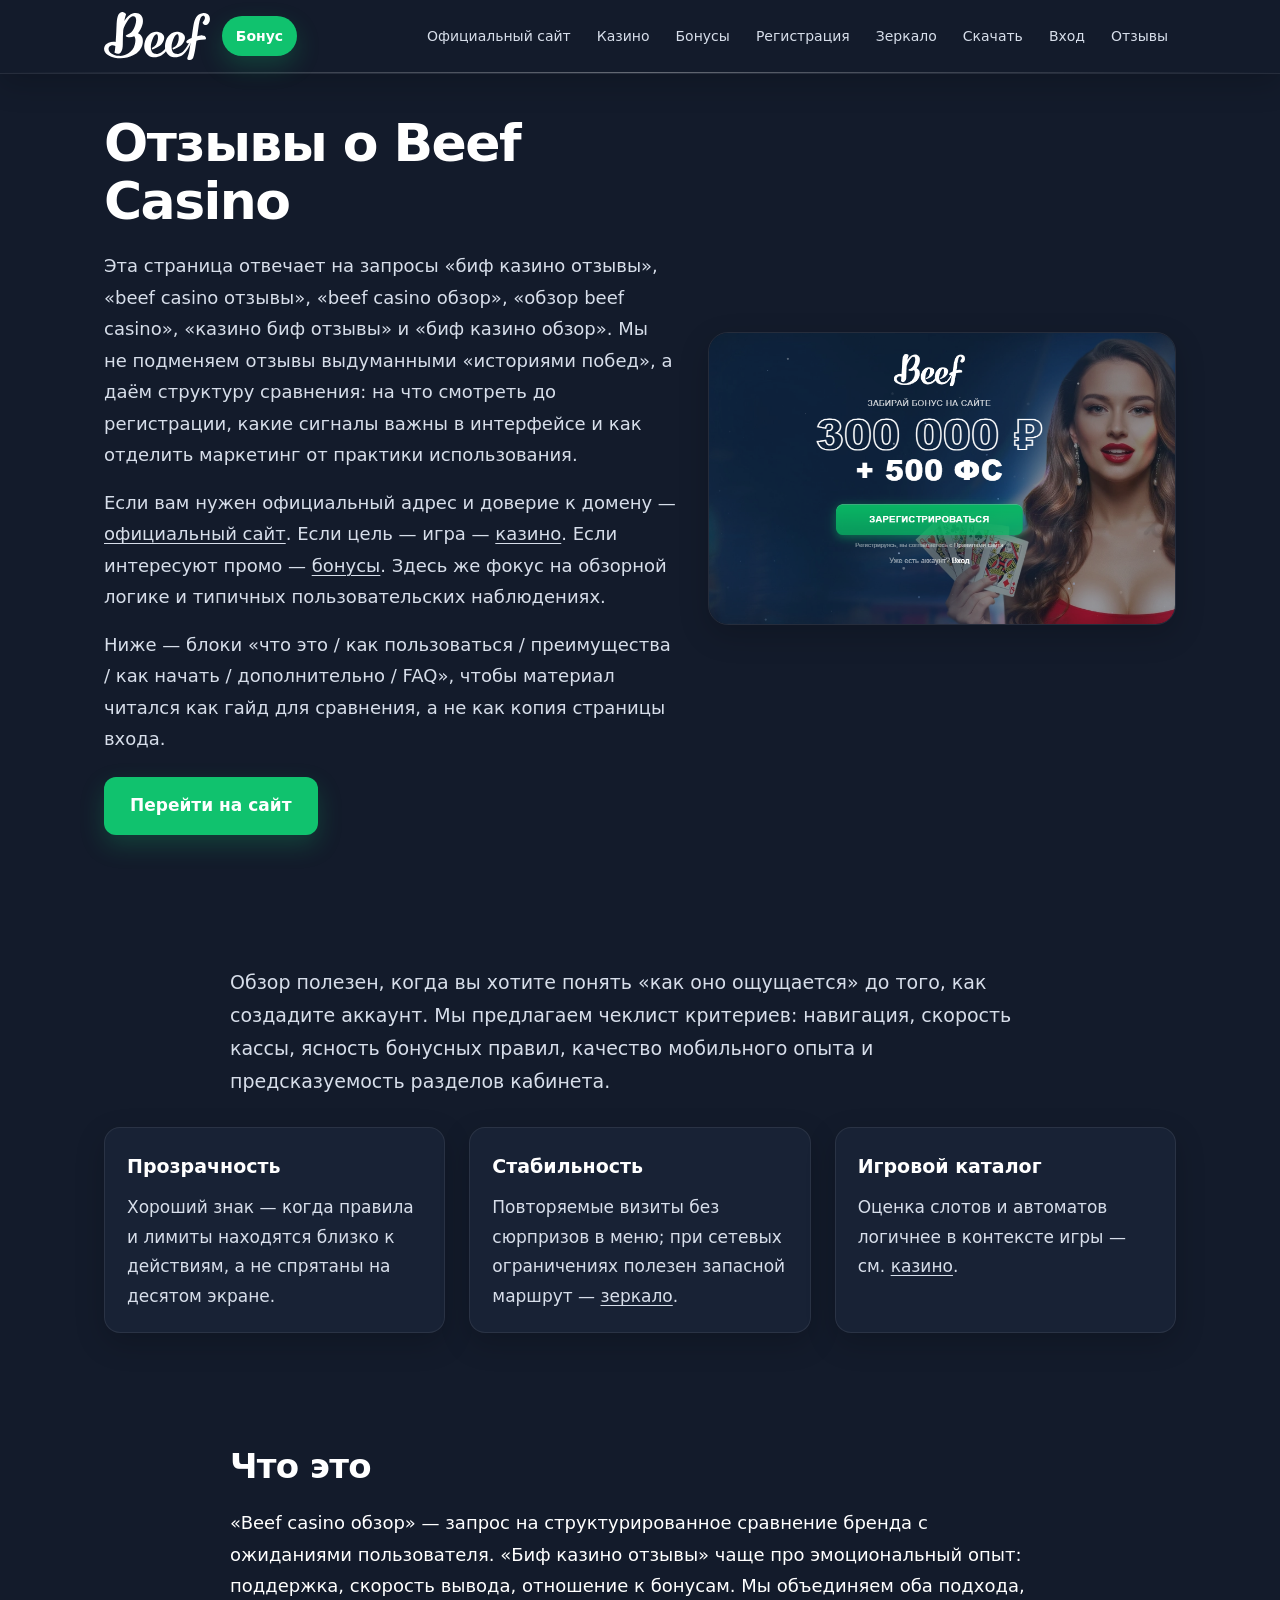
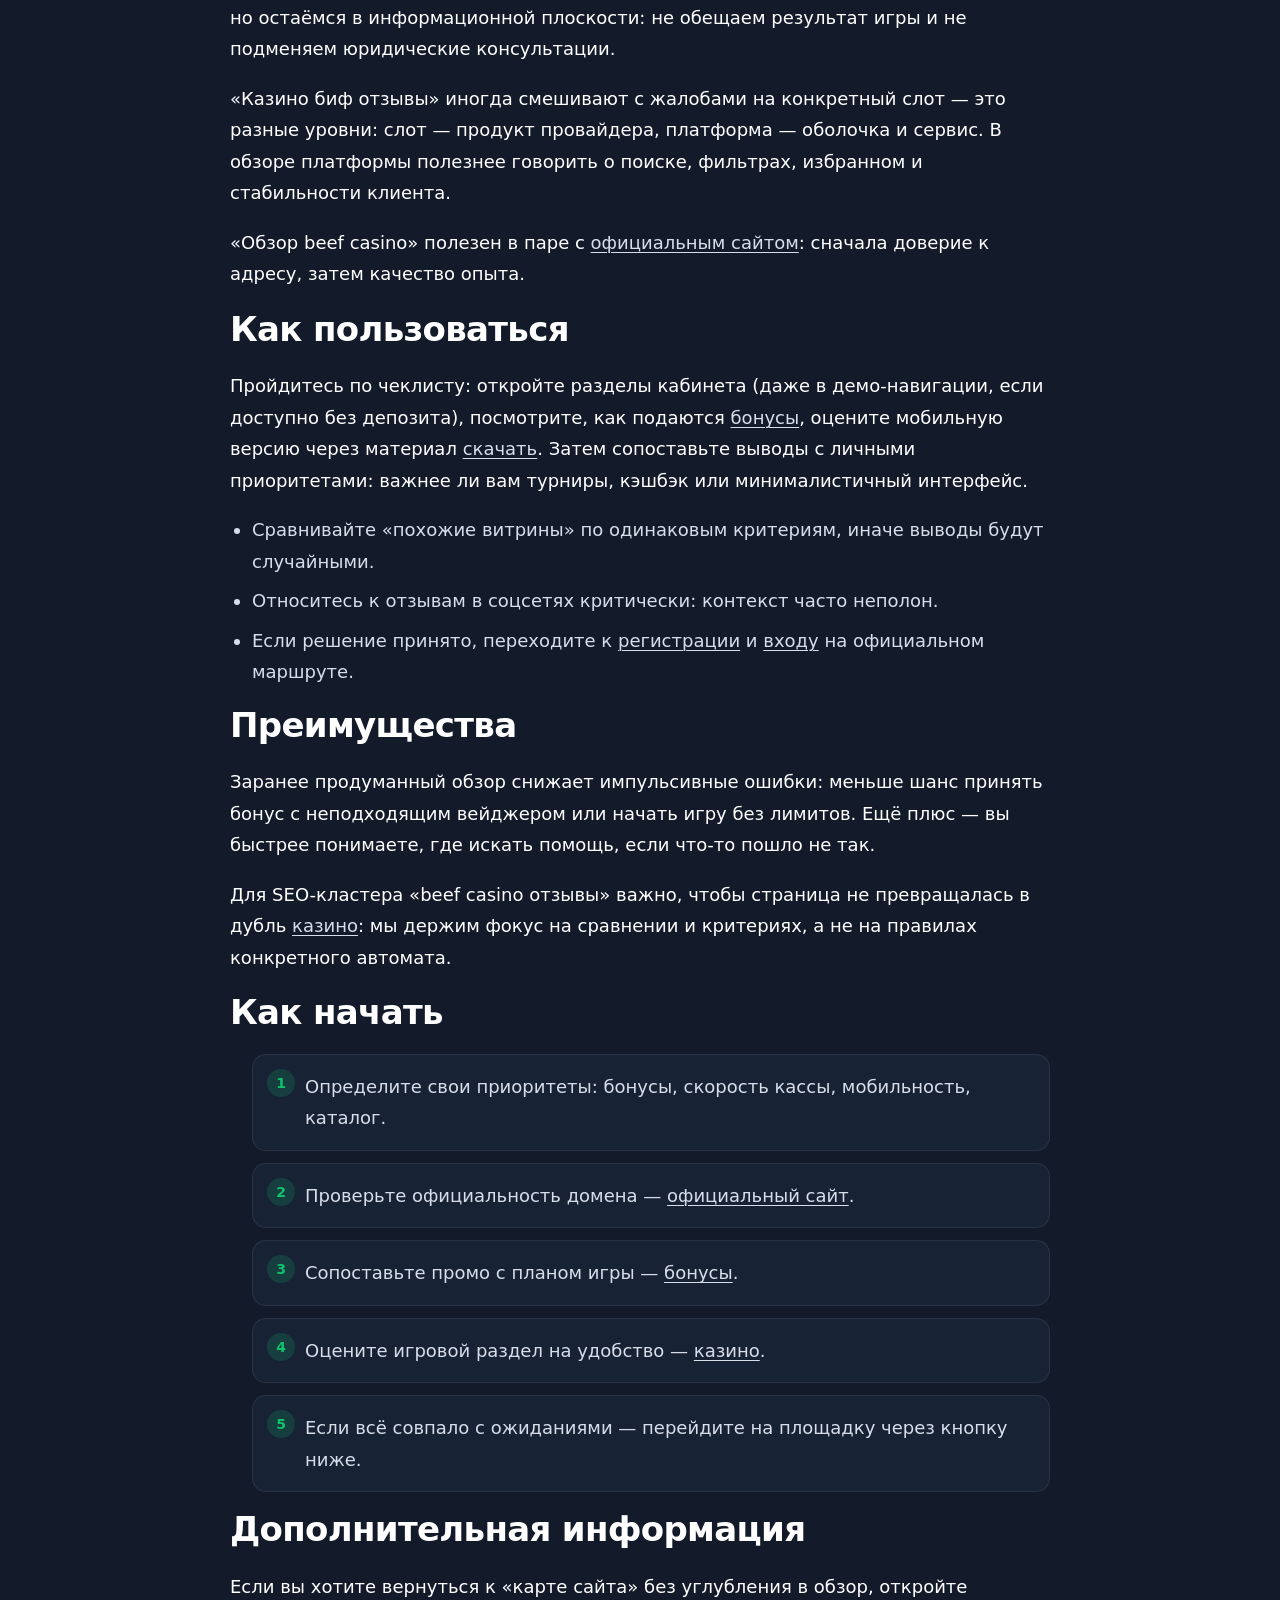
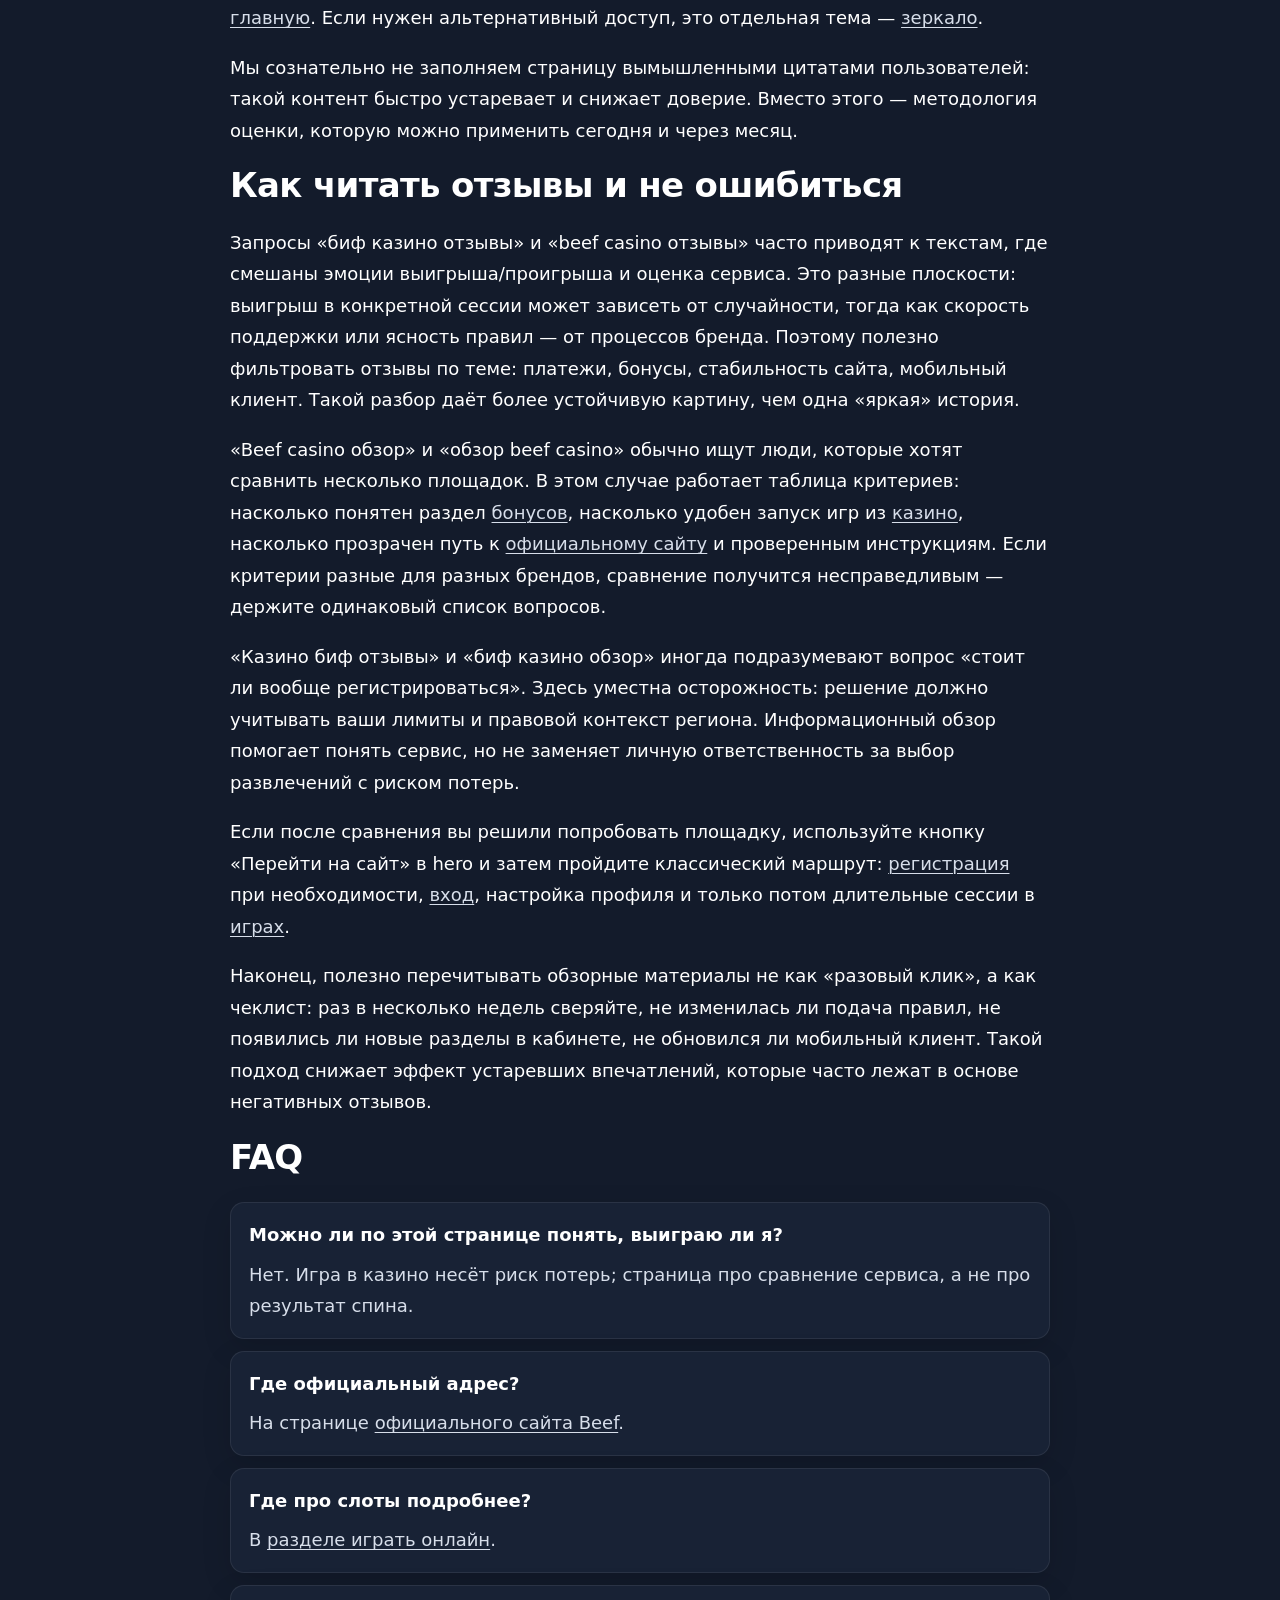
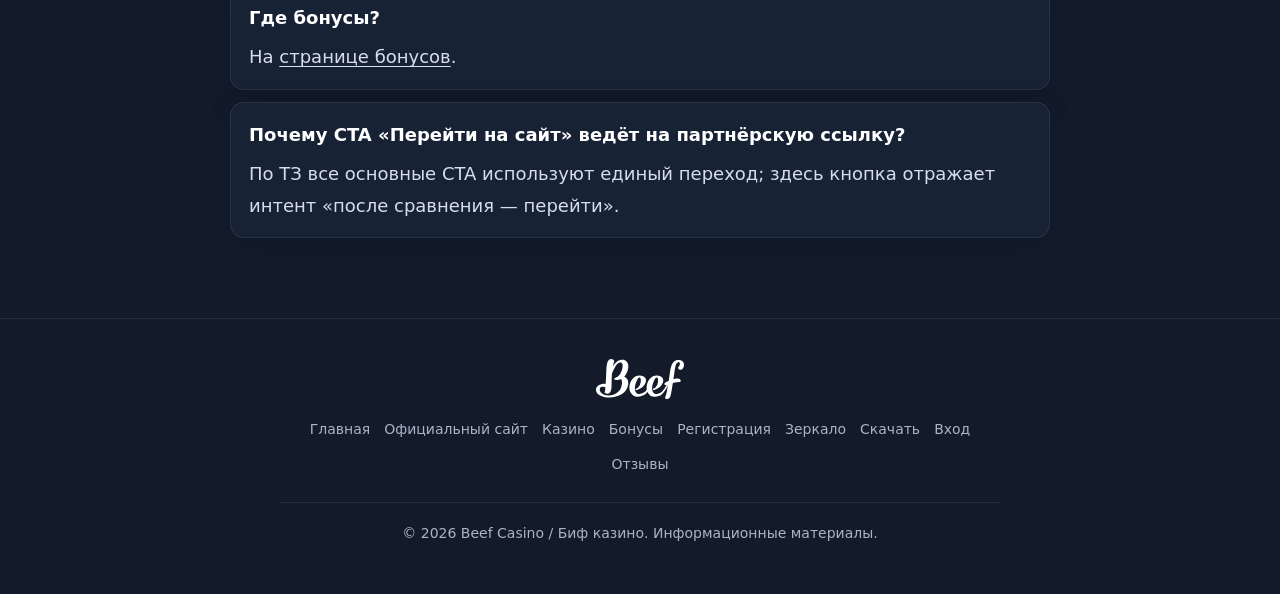
<file: reviews.html>
<!DOCTYPE html>
<html lang="ru">
<head>
  <meta charset="utf-8" />
  <meta name="viewport" content="width=device-width, initial-scale=1" />
  <title>Отзывы о Beef Casino — обзор, плюсы и особенности</title>
  <meta name="description" content="Отзывы о Beef Casino и обзор бренда: плюсы, нюансы, сравнение площадки. Связь с официальным сайтом, казино и бонусами без дублирования инструкций входа." />
  <link rel="canonical" href="https://beef-casino.example.com/reviews.html" />
  <meta property="og:type" content="website" />
  <meta property="og:title" content="Отзывы о Beef Casino — обзор, плюсы и особенности" />
  <meta property="og:description" content="Beef casino отзывы и beef casino обзор: нейтральные критерии оценки для пользователя перед переходом." />
  <meta property="og:url" content="https://beef-casino.example.com/reviews.html" />
  <meta property="og:image" content="https://beef-casino.example.com/banner.png" />
  <meta property="og:locale" content="ru_RU" />
  <link rel="stylesheet" href="./style.css" />
</head>
<body>
  <header class="site-header">
    <div class="container">
      <div class="header-inner">
        <div class="header-left">
          <a class="logo" href="./index.html">
            <img src="./logo.svg" alt="Beef Casino — логотип бренда" width="160" height="48" />
          </a>
          <a class="btn-header-bonus" href="https://lkfg.cc/eada1a" target="_blank" rel="nofollow sponsored noopener">Бонус</a>
        </div>
        <nav class="nav-desktop" aria-label="Основное меню">
          <a href="./official-site.html">Официальный сайт</a>
          <a href="./casino.html">Казино</a>
          <a href="./bonus.html">Бонусы</a>
          <a href="./registration.html">Регистрация</a>
          <a href="./zerkalo.html">Зеркало</a>
          <a href="./download.html">Скачать</a>
          <a href="./login.html">Вход</a>
          <a href="./reviews.html">Отзывы</a>
        </nav>
        <button class="burger" type="button" aria-label="Открыть меню" aria-expanded="false" aria-controls="mobile-nav">
          <span></span><span></span><span></span>
        </button>
        <nav class="nav-mobile" id="mobile-nav" aria-label="Мобильное меню">
          <a href="./official-site.html">Официальный сайт</a>
          <a href="./casino.html">Казино</a>
          <a href="./bonus.html">Бонусы</a>
          <a href="./registration.html">Регистрация</a>
          <a href="./zerkalo.html">Зеркало</a>
          <a href="./download.html">Скачать</a>
          <a href="./login.html">Вход</a>
          <a href="./reviews.html">Отзывы</a>
        </nav>
      </div>
    </div>
  </header>

  <main class="site-main">
    <section class="section section--tight-top hero">
      <div class="container">
        <div class="hero-grid">
          <div>
            <h1>Отзывы о Beef Casino</h1>
            <p>Эта страница отвечает на запросы «биф казино отзывы», «beef casino отзывы», «beef casino обзор», «обзор beef casino», «казино биф отзывы» и «биф казино обзор». Мы не подменяем отзывы выдуманными «историями побед», а даём структуру сравнения: на что смотреть до регистрации, какие сигналы важны в интерфейсе и как отделить маркетинг от практики использования.</p>
            <p>Если вам нужен официальный адрес и доверие к домену — <a href="./official-site.html">официальный сайт</a>. Если цель — игра — <a href="./casino.html">казино</a>. Если интересуют промо — <a href="./bonus.html">бонусы</a>. Здесь же фокус на обзорной логике и типичных пользовательских наблюдениях.</p>
            <p>Ниже — блоки «что это / как пользоваться / преимущества / как начать / дополнительно / FAQ», чтобы материал читался как гайд для сравнения, а не как копия страницы входа.</p>
            <div class="cta-row">
              <a class="btn-primary" href="https://lkfg.cc/eada1a" target="_blank" rel="nofollow sponsored noopener">Перейти на сайт</a>
            </div>
          </div>
          <div>
            <a class="hero-banner" href="https://lkfg.cc/eada1a" target="_blank" rel="nofollow sponsored noopener">
              <img src="./banner.png" alt="Beef Casino — официальный сайт, бонусы, вход и доступ к основным разделам" width="920" height="520" loading="eager" />
            </a>
          </div>
        </div>
      </div>
    </section>

    <section class="section">
      <div class="container">
        <div class="text-wrap content-block">
          <p class="lead">Обзор полезен, когда вы хотите понять «как оно ощущается» до того, как создадите аккаунт. Мы предлагаем чеклист критериев: навигация, скорость кассы, ясность бонусных правил, качество мобильного опыта и предсказуемость разделов кабинета.</p>
        </div>
        <div class="cards-grid">
          <article class="card">
            <h3>Прозрачность</h3>
            <p>Хороший знак — когда правила и лимиты находятся близко к действиям, а не спрятаны на десятом экране.</p>
          </article>
          <article class="card">
            <h3>Стабильность</h3>
            <p>Повторяемые визиты без сюрпризов в меню; при сетевых ограничениях полезен запасной маршрут — <a href="./zerkalo.html">зеркало</a>.</p>
          </article>
          <article class="card">
            <h3>Игровой каталог</h3>
            <p>Оценка слотов и автоматов логичнее в контексте игры — см. <a href="./casino.html">казино</a>.</p>
          </article>
        </div>
      </div>
    </section>

    <section class="section">
      <div class="container">
        <div class="text-wrap content-block">
          <h2 class="section-title">Что это</h2>
          <p>«Beef casino обзор» — запрос на структурированное сравнение бренда с ожиданиями пользователя. «Биф казино отзывы» чаще про эмоциональный опыт: поддержка, скорость вывода, отношение к бонусам. Мы объединяем оба подхода, но остаёмся в информационной плоскости: не обещаем результат игры и не подменяем юридические консультации.</p>
          <p>«Казино биф отзывы» иногда смешивают с жалобами на конкретный слот — это разные уровни: слот — продукт провайдера, платформа — оболочка и сервис. В обзоре платформы полезнее говорить о поиске, фильтрах, избранном и стабильности клиента.</p>
          <p>«Обзор beef casino» полезен в паре с <a href="./official-site.html">официальным сайтом</a>: сначала доверие к адресу, затем качество опыта.</p>

          <h2 class="section-title">Как пользоваться</h2>
          <p>Пройдитесь по чеклисту: откройте разделы кабинета (даже в демо-навигации, если доступно без депозита), посмотрите, как подаются <a href="./bonus.html">бонусы</a>, оцените мобильную версию через материал <a href="./download.html">скачать</a>. Затем сопоставьте выводы с личными приоритетами: важнее ли вам турниры, кэшбэк или минималистичный интерфейс.</p>
          <ul>
            <li>Сравнивайте «похожие витрины» по одинаковым критериям, иначе выводы будут случайными.</li>
            <li>Относитесь к отзывам в соцсетях критически: контекст часто неполон.</li>
            <li>Если решение принято, переходите к <a href="./registration.html">регистрации</a> и <a href="./login.html">входу</a> на официальном маршруте.</li>
          </ul>

          <h2 class="section-title">Преимущества</h2>
          <p>Заранее продуманный обзор снижает импульсивные ошибки: меньше шанс принять бонус с неподходящим вейджером или начать игру без лимитов. Ещё плюс — вы быстрее понимаете, где искать помощь, если что-то пошло не так.</p>
          <p>Для SEO-кластера «beef casino отзывы» важно, чтобы страница не превращалась в дубль <a href="./casino.html">казино</a>: мы держим фокус на сравнении и критериях, а не на правилах конкретного автомата.</p>

          <h2 class="section-title">Как начать</h2>
          <ol class="steps">
            <li>Определите свои приоритеты: бонусы, скорость кассы, мобильность, каталог.</li>
            <li>Проверьте официальность домена — <a href="./official-site.html">официальный сайт</a>.</li>
            <li>Сопоставьте промо с планом игры — <a href="./bonus.html">бонусы</a>.</li>
            <li>Оцените игровой раздел на удобство — <a href="./casino.html">казино</a>.</li>
            <li>Если всё совпало с ожиданиями — перейдите на площадку через кнопку ниже.</li>
          </ol>

          <h2 class="section-title">Дополнительная информация</h2>
          <p>Если вы хотите вернуться к «карте сайта» без углубления в обзор, откройте <a href="./index.html">главную</a>. Если нужен альтернативный доступ, это отдельная тема — <a href="./zerkalo.html">зеркало</a>.</p>
          <p>Мы сознательно не заполняем страницу вымышленными цитатами пользователей: такой контент быстро устаревает и снижает доверие. Вместо этого — методология оценки, которую можно применить сегодня и через месяц.</p>

          <h2 class="section-title">Как читать отзывы и не ошибиться</h2>
          <p>Запросы «биф казино отзывы» и «beef casino отзывы» часто приводят к текстам, где смешаны эмоции выигрыша/проигрыша и оценка сервиса. Это разные плоскости: выигрыш в конкретной сессии может зависеть от случайности, тогда как скорость поддержки или ясность правил — от процессов бренда. Поэтому полезно фильтровать отзывы по теме: платежи, бонусы, стабильность сайта, мобильный клиент. Такой разбор даёт более устойчивую картину, чем одна «яркая» история.</p>
          <p>«Beef casino обзор» и «обзор beef casino» обычно ищут люди, которые хотят сравнить несколько площадок. В этом случае работает таблица критериев: насколько понятен раздел <a href="./bonus.html">бонусов</a>, насколько удобен запуск игр из <a href="./casino.html">казино</a>, насколько прозрачен путь к <a href="./official-site.html">официальному сайту</a> и проверенным инструкциям. Если критерии разные для разных брендов, сравнение получится несправедливым — держите одинаковый список вопросов.</p>
          <p>«Казино биф отзывы» и «биф казино обзор» иногда подразумевают вопрос «стоит ли вообще регистрироваться». Здесь уместна осторожность: решение должно учитывать ваши лимиты и правовой контекст региона. Информационный обзор помогает понять сервис, но не заменяет личную ответственность за выбор развлечений с риском потерь.</p>
          <p>Если после сравнения вы решили попробовать площадку, используйте кнопку «Перейти на сайт» в hero и затем пройдите классический маршрут: <a href="./registration.html">регистрация</a> при необходимости, <a href="./login.html">вход</a>, настройка профиля и только потом длительные сессии в <a href="./casino.html">играх</a>.</p>
          <p>Наконец, полезно перечитывать обзорные материалы не как «разовый клик», а как чеклист: раз в несколько недель сверяйте, не изменилась ли подача правил, не появились ли новые разделы в кабинете, не обновился ли мобильный клиент. Такой подход снижает эффект устаревших впечатлений, которые часто лежат в основе негативных отзывов.</p>

          <h2 class="section-title">FAQ</h2>
          <div class="faq">
            <div class="faq-item">
              <h3>Можно ли по этой странице понять, выиграю ли я?</h3>
              <p>Нет. Игра в казино несёт риск потерь; страница про сравнение сервиса, а не про результат спина.</p>
            </div>
            <div class="faq-item">
              <h3>Где официальный адрес?</h3>
              <p>На странице <a href="./official-site.html">официального сайта Beef</a>.</p>
            </div>
            <div class="faq-item">
              <h3>Где про слоты подробнее?</h3>
              <p>В <a href="./casino.html">разделе играть онлайн</a>.</p>
            </div>
            <div class="faq-item">
              <h3>Где бонусы?</h3>
              <p>На <a href="./bonus.html">странице бонусов</a>.</p>
            </div>
            <div class="faq-item">
              <h3>Почему CTA «Перейти на сайт» ведёт на партнёрскую ссылку?</h3>
              <p>По ТЗ все основные CTA используют единый переход; здесь кнопка отражает интент «после сравнения — перейти».</p>
            </div>
          </div>
        </div>
      </div>
    </section>
  </main>

  <footer class="site-footer">
    <div class="container">
      <div class="footer-inner">
        <a class="footer-logo" href="./index.html"><img src="./logo.svg" alt="Beef Casino" width="140" height="42" /></a>
        <nav class="footer-nav" aria-label="Нижнее меню">
          <a href="./index.html">Главная</a>
          <a href="./official-site.html">Официальный сайт</a>
          <a href="./casino.html">Казино</a>
          <a href="./bonus.html">Бонусы</a>
          <a href="./registration.html">Регистрация</a>
          <a href="./zerkalo.html">Зеркало</a>
          <a href="./download.html">Скачать</a>
          <a href="./login.html">Вход</a>
          <a href="./reviews.html">Отзывы</a>
        </nav>
        <div class="divider-soft"></div>
        <p class="footer-copy">© 2026 Beef Casino / Биф казино. Информационные материалы.</p>
      </div>
    </div>
  </footer>
  <script src="./script.js" defer></script>
</body>
</html>
</file>
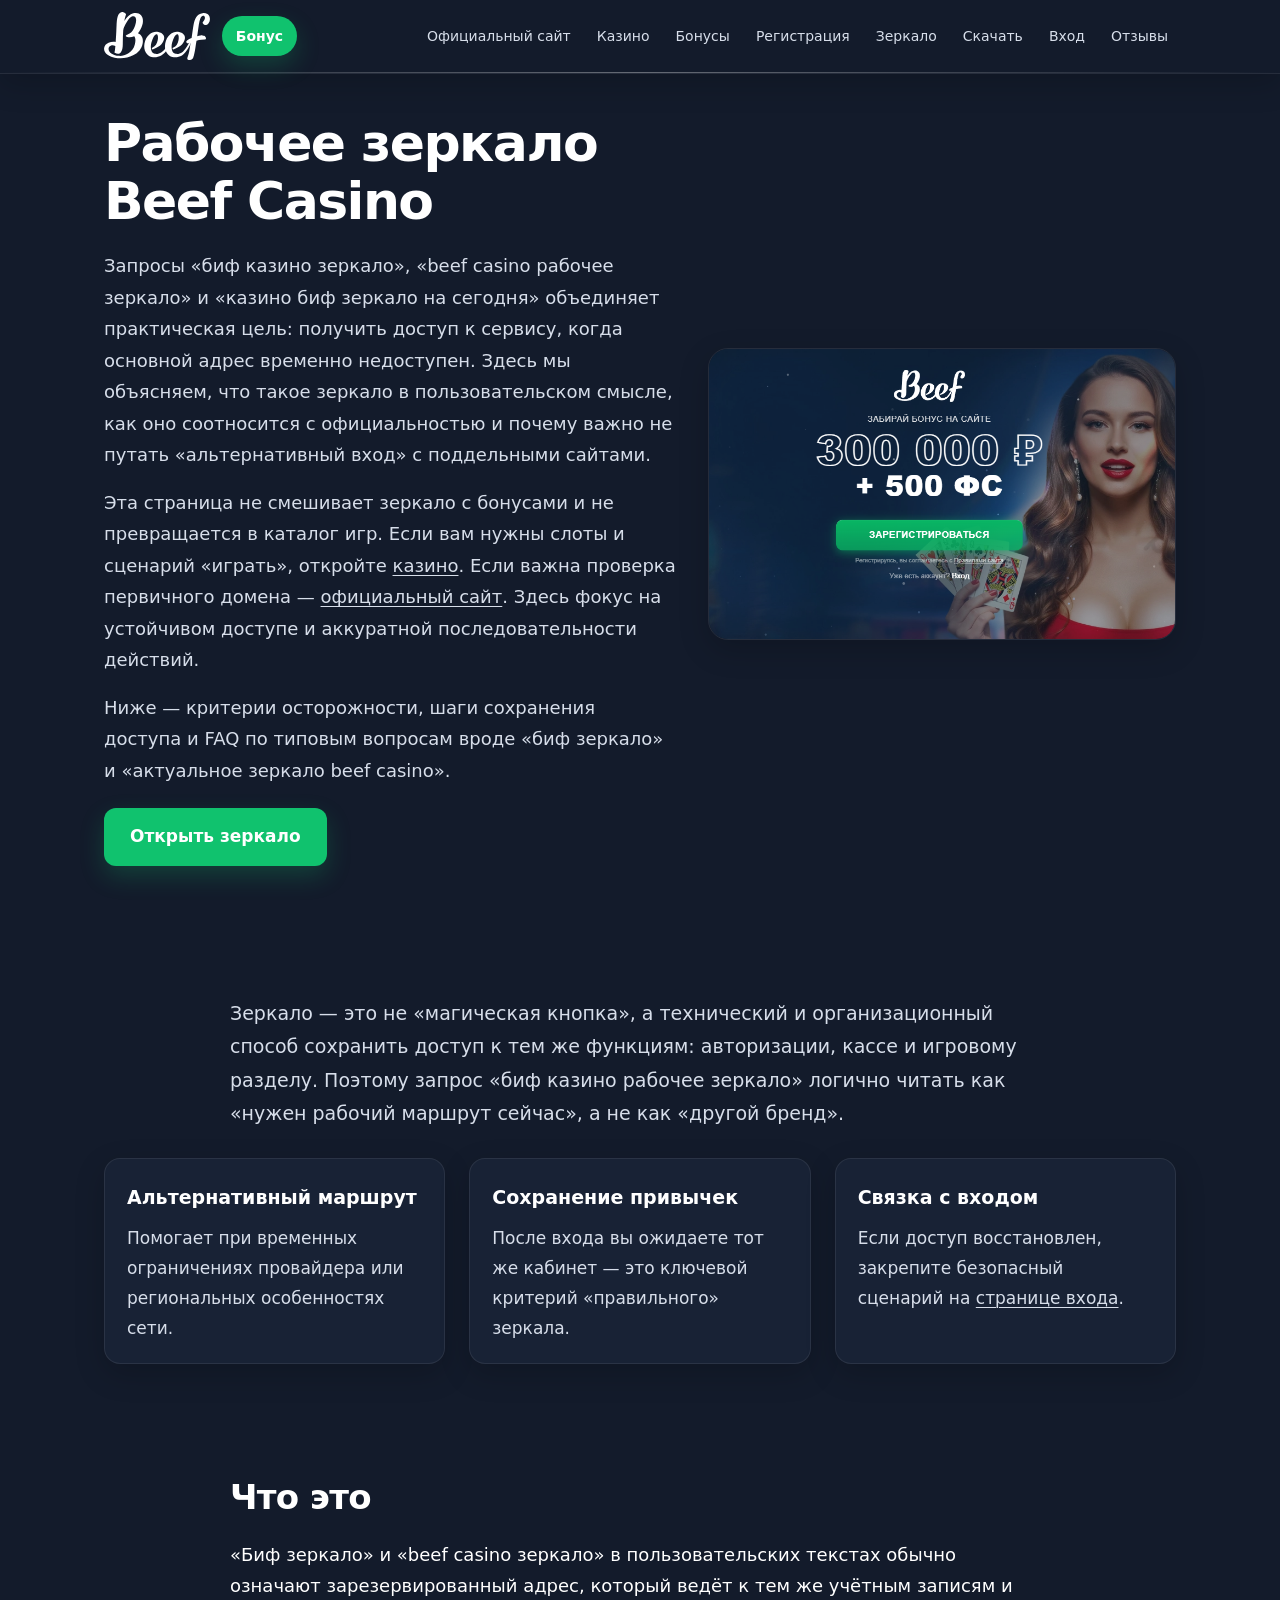
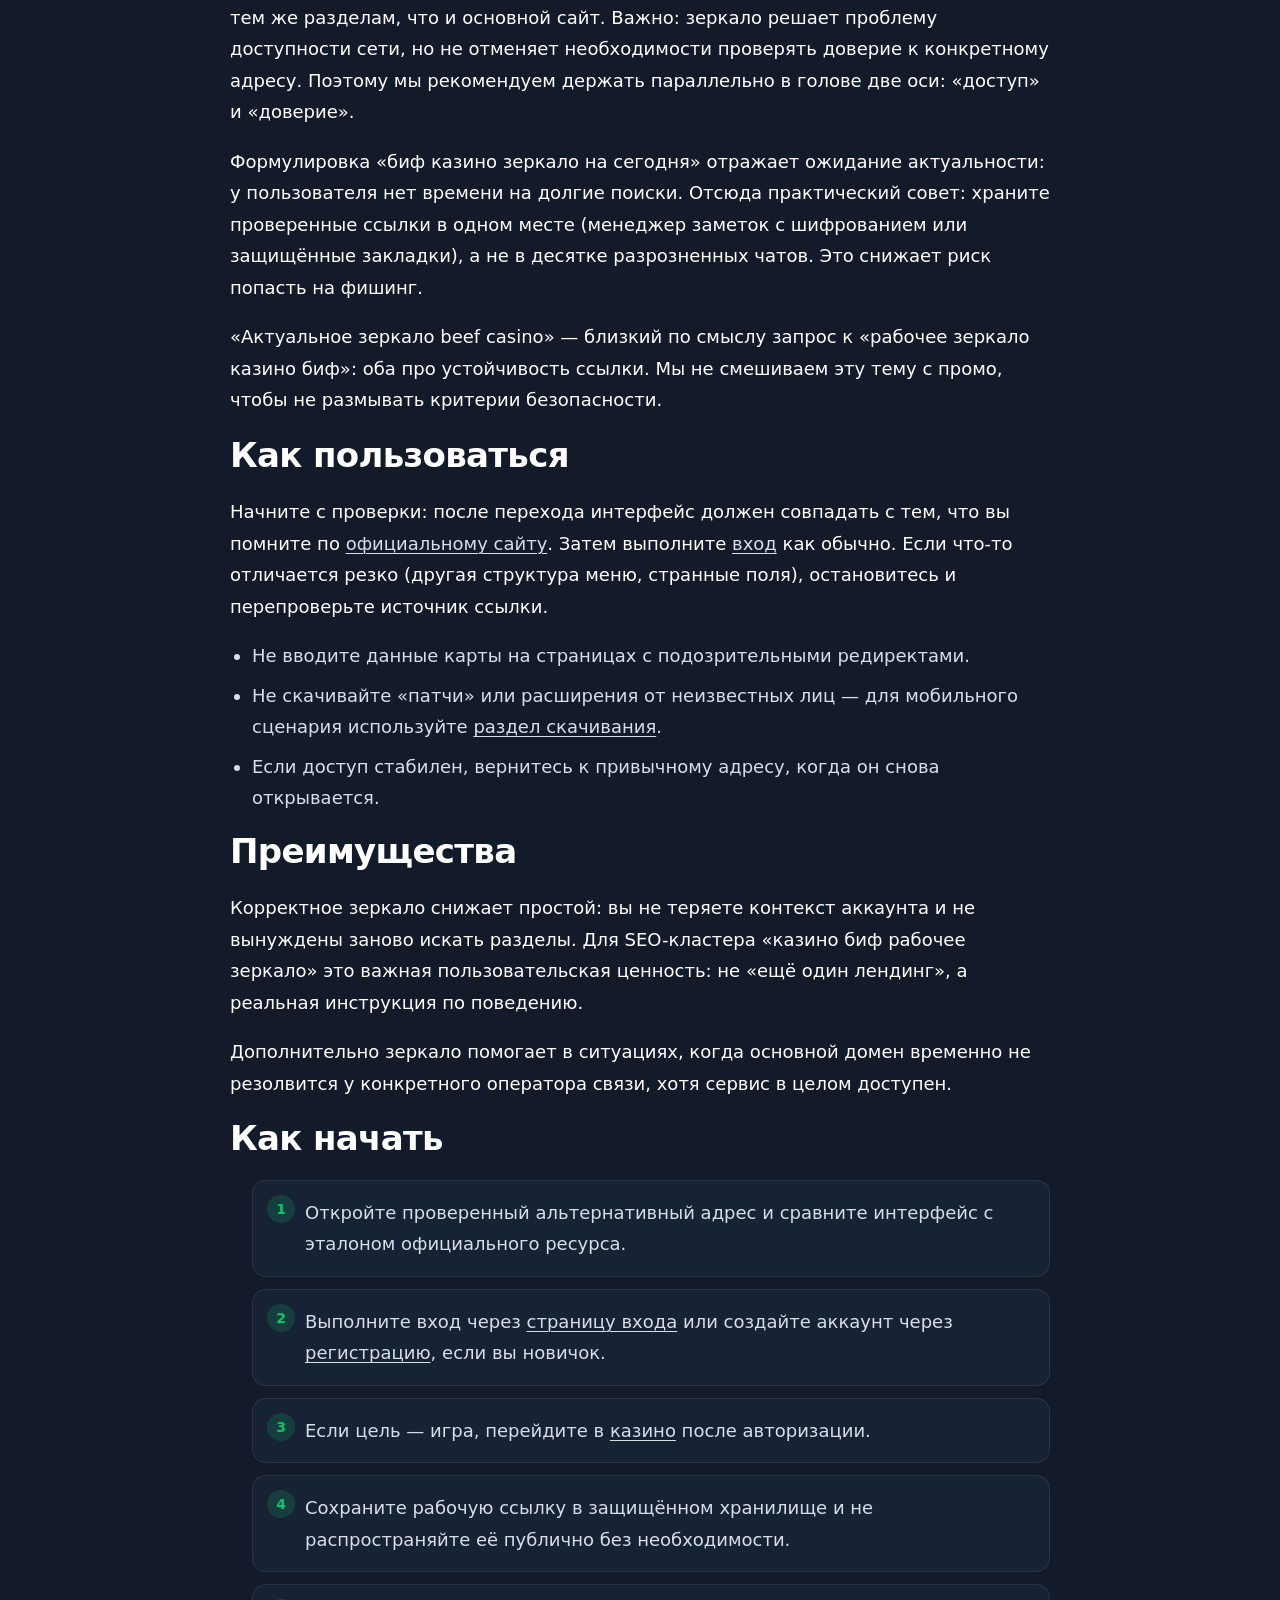
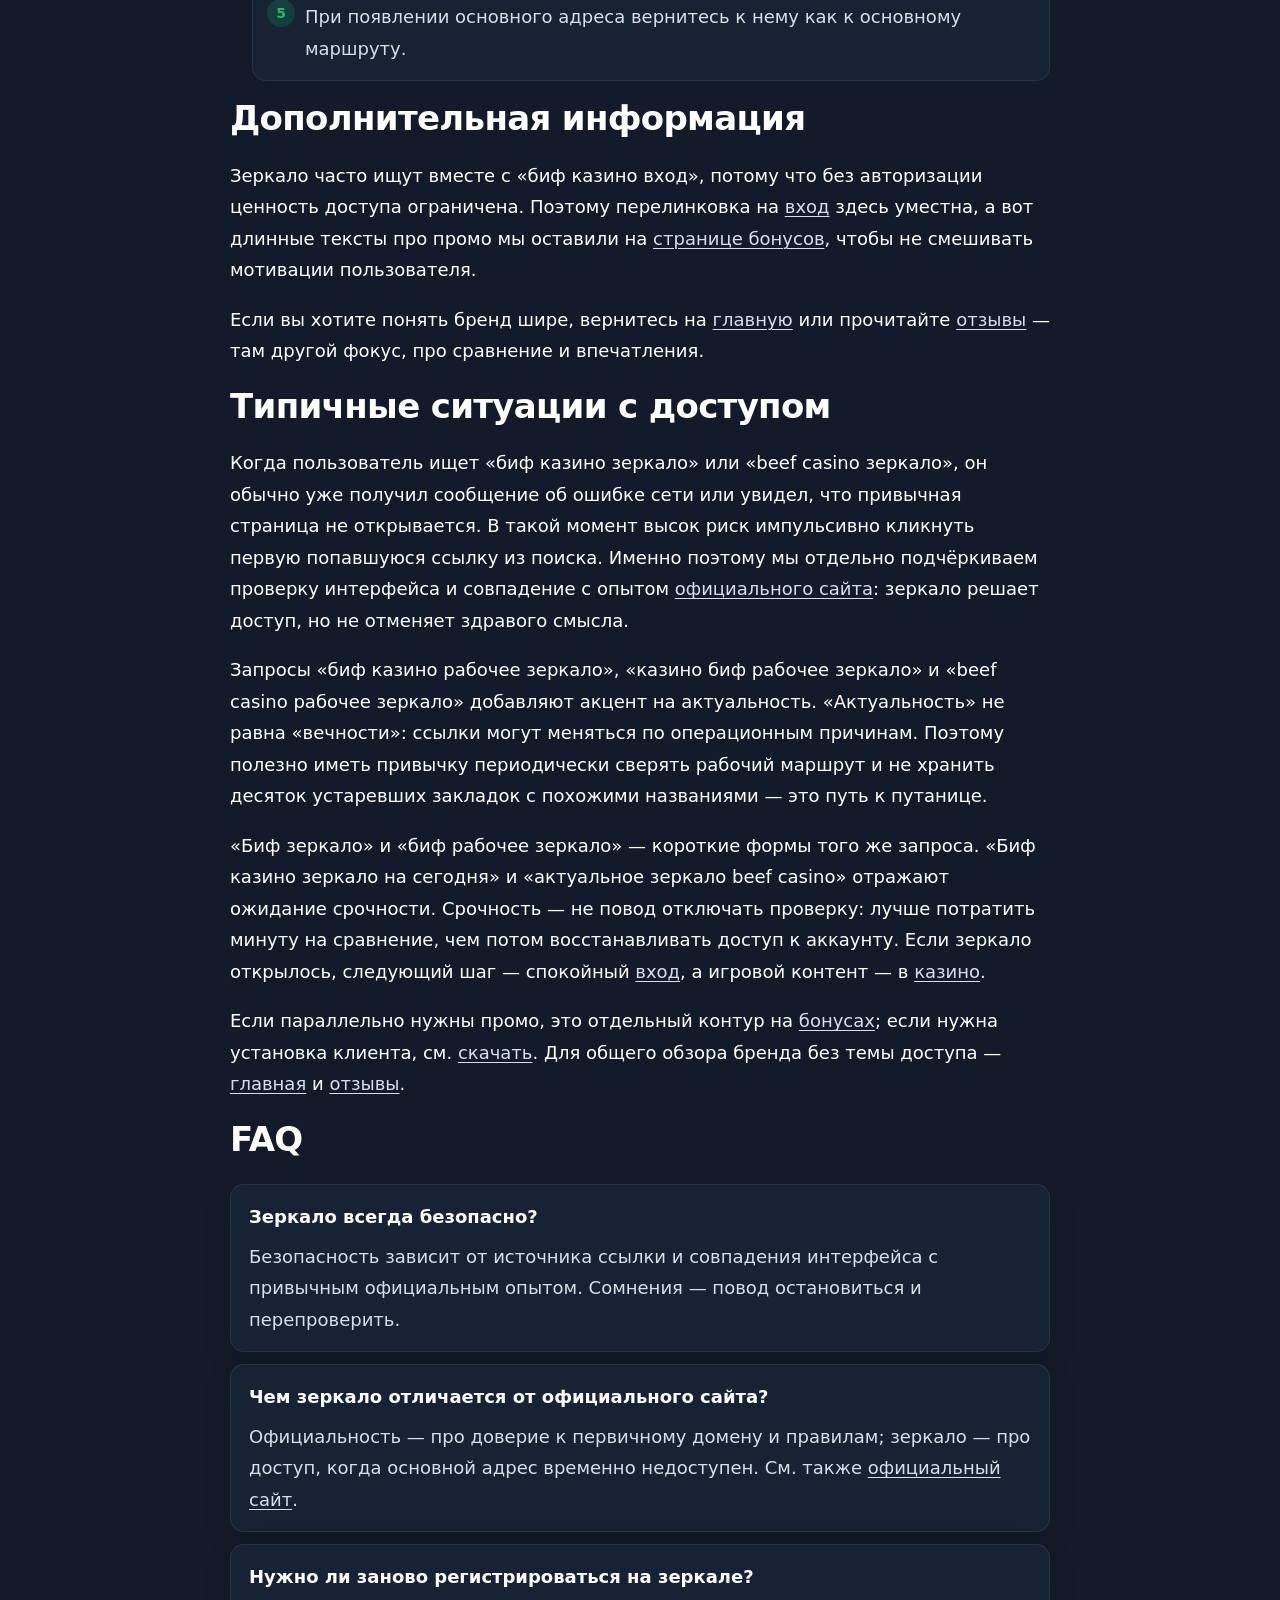
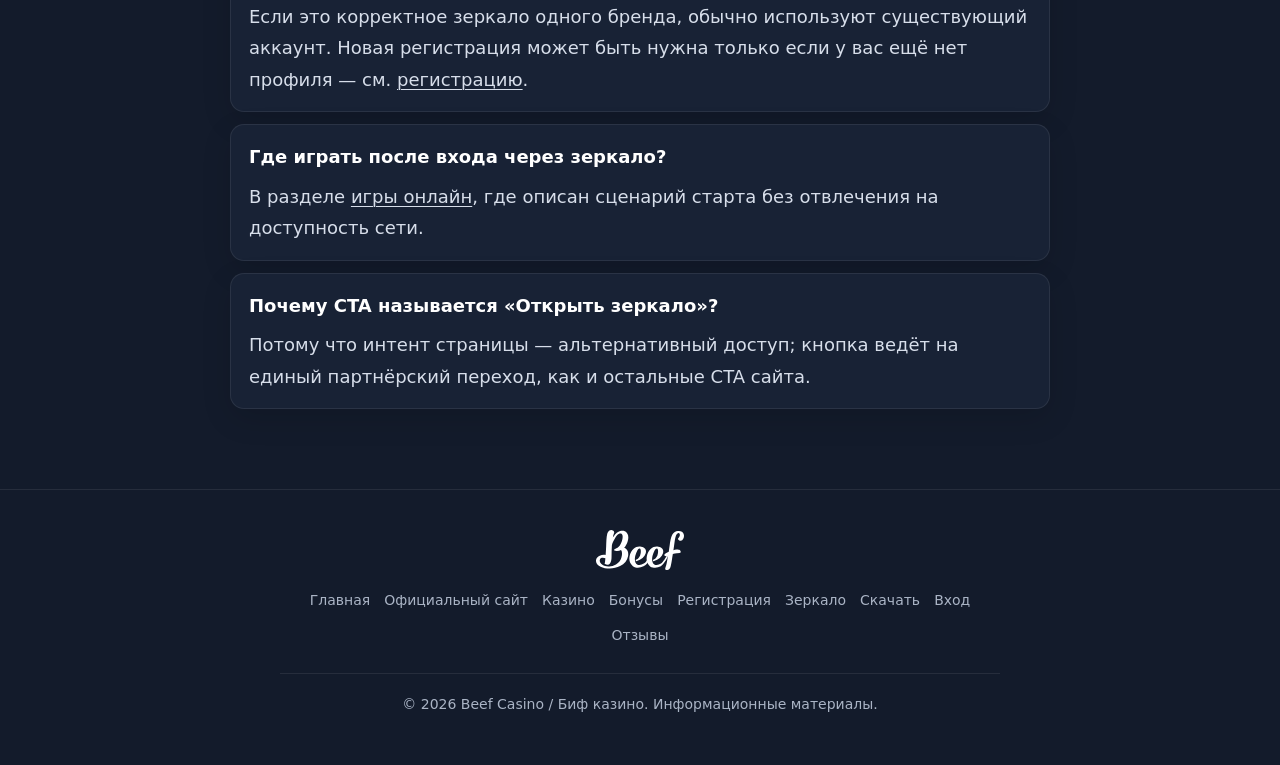
<file: zerkalo.html>
<!DOCTYPE html>
<html lang="ru">
<head>
  <meta charset="utf-8" />
  <meta name="viewport" content="width=device-width, initial-scale=1" />
  <title>Рабочее зеркало Биф казино — актуальная ссылка сегодня</title>
  <meta name="description" content="Рабочее зеркало Beef Casino и Биф казино: альтернативный доступ, актуальная ссылка на сегодня, обход ограничений сети. Как пользоваться зеркалом и не путать его с официальным сайтом." />
  <link rel="canonical" href="https://beef-casino.example.com/zerkalo.html" />
  <meta property="og:type" content="website" />
  <meta property="og:title" content="Рабочее зеркало Биф казино — актуальная ссылка сегодня" />
  <meta property="og:description" content="Актуальное зеркало Beef Casino: безопасный подход к альтернативному доступу и сохранению входа в аккаунт." />
  <meta property="og:url" content="https://beef-casino.example.com/zerkalo.html" />
  <meta property="og:image" content="https://beef-casino.example.com/banner.png" />
  <meta property="og:locale" content="ru_RU" />
  <link rel="stylesheet" href="./style.css" />
</head>
<body>
  <header class="site-header">
    <div class="container">
      <div class="header-inner">
        <div class="header-left">
          <a class="logo" href="./index.html">
            <img src="./logo.svg" alt="Beef Casino — логотип бренда" width="160" height="48" />
          </a>
          <a class="btn-header-bonus" href="https://lkfg.cc/eada1a" target="_blank" rel="nofollow sponsored noopener">Бонус</a>
        </div>
        <nav class="nav-desktop" aria-label="Основное меню">
          <a href="./official-site.html">Официальный сайт</a>
          <a href="./casino.html">Казино</a>
          <a href="./bonus.html">Бонусы</a>
          <a href="./registration.html">Регистрация</a>
          <a href="./zerkalo.html">Зеркало</a>
          <a href="./download.html">Скачать</a>
          <a href="./login.html">Вход</a>
          <a href="./reviews.html">Отзывы</a>
        </nav>
        <button class="burger" type="button" aria-label="Открыть меню" aria-expanded="false" aria-controls="mobile-nav">
          <span></span><span></span><span></span>
        </button>
        <nav class="nav-mobile" id="mobile-nav" aria-label="Мобильное меню">
          <a href="./official-site.html">Официальный сайт</a>
          <a href="./casino.html">Казино</a>
          <a href="./bonus.html">Бонусы</a>
          <a href="./registration.html">Регистрация</a>
          <a href="./zerkalo.html">Зеркало</a>
          <a href="./download.html">Скачать</a>
          <a href="./login.html">Вход</a>
          <a href="./reviews.html">Отзывы</a>
        </nav>
      </div>
    </div>
  </header>

  <main class="site-main">
    <section class="section section--tight-top hero">
      <div class="container">
        <div class="hero-grid">
          <div>
            <h1>Рабочее зеркало Beef Casino</h1>
            <p>Запросы «биф казино зеркало», «beef casino рабочее зеркало» и «казино биф зеркало на сегодня» объединяет практическая цель: получить доступ к сервису, когда основной адрес временно недоступен. Здесь мы объясняем, что такое зеркало в пользовательском смысле, как оно соотносится с официальностью и почему важно не путать «альтернативный вход» с поддельными сайтами.</p>
            <p>Эта страница не смешивает зеркало с бонусами и не превращается в каталог игр. Если вам нужны слоты и сценарий «играть», откройте <a href="./casino.html">казино</a>. Если важна проверка первичного домена — <a href="./official-site.html">официальный сайт</a>. Здесь фокус на устойчивом доступе и аккуратной последовательности действий.</p>
            <p>Ниже — критерии осторожности, шаги сохранения доступа и FAQ по типовым вопросам вроде «биф зеркало» и «актуальное зеркало beef casino».</p>
            <div class="cta-row">
              <a class="btn-primary" href="https://lkfg.cc/eada1a" target="_blank" rel="nofollow sponsored noopener">Открыть зеркало</a>
            </div>
          </div>
          <div>
            <a class="hero-banner" href="https://lkfg.cc/eada1a" target="_blank" rel="nofollow sponsored noopener">
              <img src="./banner.png" alt="Beef Casino — официальный сайт, бонусы, вход и доступ к основным разделам" width="920" height="520" loading="eager" />
            </a>
          </div>
        </div>
      </div>
    </section>

    <section class="section">
      <div class="container">
        <div class="text-wrap content-block">
          <p class="lead">Зеркало — это не «магическая кнопка», а технический и организационный способ сохранить доступ к тем же функциям: авторизации, кассе и игровому разделу. Поэтому запрос «биф казино рабочее зеркало» логично читать как «нужен рабочий маршрут сейчас», а не как «другой бренд».</p>
        </div>
        <div class="cards-grid">
          <article class="card">
            <h3>Альтернативный маршрут</h3>
            <p>Помогает при временных ограничениях провайдера или региональных особенностях сети.</p>
          </article>
          <article class="card">
            <h3>Сохранение привычек</h3>
            <p>После входа вы ожидаете тот же кабинет — это ключевой критерий «правильного» зеркала.</p>
          </article>
          <article class="card">
            <h3>Связка с входом</h3>
            <p>Если доступ восстановлен, закрепите безопасный сценарий на <a href="./login.html">странице входа</a>.</p>
          </article>
        </div>
      </div>
    </section>

    <section class="section">
      <div class="container">
        <div class="text-wrap content-block">
          <h2 class="section-title">Что это</h2>
          <p>«Биф зеркало» и «beef casino зеркало» в пользовательских текстах обычно означают зарезервированный адрес, который ведёт к тем же учётным записям и тем же разделам, что и основной сайт. Важно: зеркало решает проблему доступности сети, но не отменяет необходимости проверять доверие к конкретному адресу. Поэтому мы рекомендуем держать параллельно в голове две оси: «доступ» и «доверие».</p>
          <p>Формулировка «биф казино зеркало на сегодня» отражает ожидание актуальности: у пользователя нет времени на долгие поиски. Отсюда практический совет: храните проверенные ссылки в одном месте (менеджер заметок с шифрованием или защищённые закладки), а не в десятке разрозненных чатов. Это снижает риск попасть на фишинг.</p>
          <p>«Актуальное зеркало beef casino» — близкий по смыслу запрос к «рабочее зеркало казино биф»: оба про устойчивость ссылки. Мы не смешиваем эту тему с промо, чтобы не размывать критерии безопасности.</p>

          <h2 class="section-title">Как пользоваться</h2>
          <p>Начните с проверки: после перехода интерфейс должен совпадать с тем, что вы помните по <a href="./official-site.html">официальному сайту</a>. Затем выполните <a href="./login.html">вход</a> как обычно. Если что-то отличается резко (другая структура меню, странные поля), остановитесь и перепроверьте источник ссылки.</p>
          <ul>
            <li>Не вводите данные карты на страницах с подозрительными редиректами.</li>
            <li>Не скачивайте «патчи» или расширения от неизвестных лиц — для мобильного сценария используйте <a href="./download.html">раздел скачивания</a>.</li>
            <li>Если доступ стабилен, вернитесь к привычному адресу, когда он снова открывается.</li>
          </ul>

          <h2 class="section-title">Преимущества</h2>
          <p>Корректное зеркало снижает простой: вы не теряете контекст аккаунта и не вынуждены заново искать разделы. Для SEO-кластера «казино биф рабочее зеркало» это важная пользовательская ценность: не «ещё один лендинг», а реальная инструкция по поведению.</p>
          <p>Дополнительно зеркало помогает в ситуациях, когда основной домен временно не резолвится у конкретного оператора связи, хотя сервис в целом доступен.</p>

          <h2 class="section-title">Как начать</h2>
          <ol class="steps">
            <li>Откройте проверенный альтернативный адрес и сравните интерфейс с эталоном официального ресурса.</li>
            <li>Выполните вход через <a href="./login.html">страницу входа</a> или создайте аккаунт через <a href="./registration.html">регистрацию</a>, если вы новичок.</li>
            <li>Если цель — игра, перейдите в <a href="./casino.html">казино</a> после авторизации.</li>
            <li>Сохраните рабочую ссылку в защищённом хранилище и не распространяйте её публично без необходимости.</li>
            <li>При появлении основного адреса вернитесь к нему как к основному маршруту.</li>
          </ol>

          <h2 class="section-title">Дополнительная информация</h2>
          <p>Зеркало часто ищут вместе с «биф казино вход», потому что без авторизации ценность доступа ограничена. Поэтому перелинковка на <a href="./login.html">вход</a> здесь уместна, а вот длинные тексты про промо мы оставили на <a href="./bonus.html">странице бонусов</a>, чтобы не смешивать мотивации пользователя.</p>
          <p>Если вы хотите понять бренд шире, вернитесь на <a href="./index.html">главную</a> или прочитайте <a href="./reviews.html">отзывы</a> — там другой фокус, про сравнение и впечатления.</p>

          <h2 class="section-title">Типичные ситуации с доступом</h2>
          <p>Когда пользователь ищет «биф казино зеркало» или «beef casino зеркало», он обычно уже получил сообщение об ошибке сети или увидел, что привычная страница не открывается. В такой момент высок риск импульсивно кликнуть первую попавшуюся ссылку из поиска. Именно поэтому мы отдельно подчёркиваем проверку интерфейса и совпадение с опытом <a href="./official-site.html">официального сайта</a>: зеркало решает доступ, но не отменяет здравого смысла.</p>
          <p>Запросы «биф казино рабочее зеркало», «казино биф рабочее зеркало» и «beef casino рабочее зеркало» добавляют акцент на актуальность. «Актуальность» не равна «вечности»: ссылки могут меняться по операционным причинам. Поэтому полезно иметь привычку периодически сверять рабочий маршрут и не хранить десяток устаревших закладок с похожими названиями — это путь к путанице.</p>
          <p>«Биф зеркало» и «биф рабочее зеркало» — короткие формы того же запроса. «Биф казино зеркало на сегодня» и «актуальное зеркало beef casino» отражают ожидание срочности. Срочность — не повод отключать проверку: лучше потратить минуту на сравнение, чем потом восстанавливать доступ к аккаунту. Если зеркало открылось, следующий шаг — спокойный <a href="./login.html">вход</a>, а игровой контент — в <a href="./casino.html">казино</a>.</p>
          <p>Если параллельно нужны промо, это отдельный контур на <a href="./bonus.html">бонусах</a>; если нужна установка клиента, см. <a href="./download.html">скачать</a>. Для общего обзора бренда без темы доступа — <a href="./index.html">главная</a> и <a href="./reviews.html">отзывы</a>.</p>

          <h2 class="section-title">FAQ</h2>
          <div class="faq">
            <div class="faq-item">
              <h3>Зеркало всегда безопасно?</h3>
              <p>Безопасность зависит от источника ссылки и совпадения интерфейса с привычным официальным опытом. Сомнения — повод остановиться и перепроверить.</p>
            </div>
            <div class="faq-item">
              <h3>Чем зеркало отличается от официального сайта?</h3>
              <p>Официальность — про доверие к первичному домену и правилам; зеркало — про доступ, когда основной адрес временно недоступен. См. также <a href="./official-site.html">официальный сайт</a>.</p>
            </div>
            <div class="faq-item">
              <h3>Нужно ли заново регистрироваться на зеркале?</h3>
              <p>Если это корректное зеркало одного бренда, обычно используют существующий аккаунт. Новая регистрация может быть нужна только если у вас ещё нет профиля — см. <a href="./registration.html">регистрацию</a>.</p>
            </div>
            <div class="faq-item">
              <h3>Где играть после входа через зеркало?</h3>
              <p>В разделе <a href="./casino.html">игры онлайн</a>, где описан сценарий старта без отвлечения на доступность сети.</p>
            </div>
            <div class="faq-item">
              <h3>Почему CTA называется «Открыть зеркало»?</h3>
              <p>Потому что интент страницы — альтернативный доступ; кнопка ведёт на единый партнёрский переход, как и остальные CTA сайта.</p>
            </div>
          </div>
        </div>
      </div>
    </section>
  </main>

  <footer class="site-footer">
    <div class="container">
      <div class="footer-inner">
        <a class="footer-logo" href="./index.html"><img src="./logo.svg" alt="Beef Casino" width="140" height="42" /></a>
        <nav class="footer-nav" aria-label="Нижнее меню">
          <a href="./index.html">Главная</a>
          <a href="./official-site.html">Официальный сайт</a>
          <a href="./casino.html">Казино</a>
          <a href="./bonus.html">Бонусы</a>
          <a href="./registration.html">Регистрация</a>
          <a href="./zerkalo.html">Зеркало</a>
          <a href="./download.html">Скачать</a>
          <a href="./login.html">Вход</a>
          <a href="./reviews.html">Отзывы</a>
        </nav>
        <div class="divider-soft"></div>
        <p class="footer-copy">© 2026 Beef Casino / Биф казино. Информационные материалы.</p>
      </div>
    </div>
  </footer>
  <script src="./script.js" defer></script>
</body>
</html>
</file>
<file: style.css>
/* Beef / Биф казино — общие стили */

*,
*::before,
*::after {
  box-sizing: border-box;
}

html,
body {
  margin: 0;
  padding: 0;
  width: 100%;
  overflow-x: hidden;
}

body {
  min-width: 320px;
  font-family: system-ui, -apple-system, "Segoe UI", Roboto, Ubuntu, "Helvetica Neue", Arial, sans-serif;
  background: #131b2b;
  color: #ffffff;
  font-size: 18px;
  line-height: 1.75;
}

img {
  max-width: 100%;
  height: auto;
  display: block;
}

.site-main,
section,
header,
footer {
  width: 100%;
}

a {
  color: #d7deea;
  text-decoration-thickness: 1px;
  text-underline-offset: 3px;
}

a:hover {
  color: #ffffff;
}

.container {
  width: 100%;
  max-width: 1120px;
  margin: 0 auto;
  padding-left: 24px;
  padding-right: 24px;
  box-sizing: border-box;
}

.text-wrap {
  width: 100%;
  max-width: 820px;
  margin: 0 auto;
}

.muted {
  color: #aab4c5;
}

/* Header */
.site-header {
  position: sticky;
  top: 0;
  z-index: 50;
  background: #131b2b;
  border-bottom: 1px solid rgba(255, 255, 255, 0.08);
  box-shadow: 0 10px 30px rgba(0, 0, 0, 0.18);
}

.site-header::after {
  content: "";
  display: block;
  height: 1px;
  background: linear-gradient(
    to right,
    rgba(255, 255, 255, 0),
    rgba(255, 255, 255, 0.35),
    rgba(255, 255, 255, 0)
  );
}

.header-inner {
  position: relative;
  display: flex;
  align-items: center;
  justify-content: space-between;
  gap: 16px;
  padding-top: 12px;
  padding-bottom: 12px;
  min-height: 64px;
}

.header-left {
  display: flex;
  align-items: center;
  gap: 12px;
  flex-shrink: 0;
}

.logo img {
  width: auto;
  height: 48px;
  object-fit: contain;
}

.btn-header-bonus {
  display: inline-flex;
  align-items: center;
  justify-content: center;
  padding: 8px 14px;
  border-radius: 999px;
  font-size: 14px;
  font-weight: 600;
  color: #ffffff;
  background: #10c26e;
  text-decoration: none;
  white-space: nowrap;
  box-shadow: 0 10px 24px rgba(16, 194, 110, 0.22);
  transition: background 0.2s ease, transform 0.15s ease;
}

.btn-header-bonus:hover {
  background: #0ead63;
  color: #ffffff;
}

.nav-desktop {
  display: none;
  align-items: center;
  gap: 6px 10px;
  flex-wrap: wrap;
  justify-content: flex-end;
}

.nav-desktop a {
  font-size: 14px;
  font-weight: 500;
  color: #d7deea;
  text-decoration: none;
  padding: 6px 8px;
  border-radius: 8px;
  transition: background 0.15s ease, color 0.15s ease;
}

.nav-desktop a:hover {
  background: rgba(255, 255, 255, 0.06);
  color: #ffffff;
}

.burger {
  display: inline-flex;
  flex-direction: column;
  justify-content: center;
  gap: 5px;
  width: 40px;
  height: 40px;
  padding: 0;
  border: 1px solid rgba(255, 255, 255, 0.12);
  border-radius: 10px;
  background: rgba(24, 34, 53, 0.9);
  cursor: pointer;
  flex-shrink: 0;
}

.burger span {
  display: block;
  height: 2px;
  width: 18px;
  margin: 0 auto;
  background: #ffffff;
  border-radius: 2px;
  transition: transform 0.2s ease, opacity 0.2s ease;
}

.site-header.is-open .burger span:nth-child(1) {
  transform: translateY(7px) rotate(45deg);
}

.site-header.is-open .burger span:nth-child(2) {
  opacity: 0;
}

.site-header.is-open .burger span:nth-child(3) {
  transform: translateY(-7px) rotate(-45deg);
}

.nav-mobile {
  display: none;
  position: absolute;
  top: calc(100% + 8px);
  right: 0;
  width: min(280px, calc(100% - 48px));
  max-height: min(320px, 42vh);
  overflow-y: auto;
  padding: 10px;
  background: #182235;
  border: 1px solid rgba(255, 255, 255, 0.08);
  border-radius: 14px;
  box-shadow: 0 16px 40px rgba(0, 0, 0, 0.35);
  z-index: 60;
}

.site-header.is-open .nav-mobile {
  display: block;
}

.nav-mobile a {
  display: block;
  padding: 10px 12px;
  border-radius: 10px;
  font-size: 15px;
  font-weight: 500;
  color: #d7deea;
  text-decoration: none;
}

.nav-mobile a:hover {
  background: rgba(255, 255, 255, 0.06);
  color: #ffffff;
}

@media (min-width: 1100px) {
  .nav-desktop {
    display: flex;
  }

  .burger {
    display: none;
  }

  .nav-mobile {
    display: none !important;
  }
}

/* Sections */
.section {
  padding-top: 56px;
  padding-bottom: 56px;
}

.section--tight-top {
  padding-top: 32px;
}

.section-title {
  font-size: clamp(26px, 3vw, 34px);
  line-height: 1.25;
  margin: 0 0 20px;
  font-weight: 650;
  letter-spacing: -0.02em;
}

.lead {
  font-size: 19px;
  color: #d7deea;
}

/* Hero */
.hero {
  padding-top: 40px;
  padding-bottom: 48px;
}

.hero-grid {
  display: grid;
  grid-template-columns: 1fr;
  gap: 32px;
  align-items: center;
}

@media (min-width: 992px) {
  .hero-grid {
    grid-template-columns: 1.1fr 0.9fr;
  }
}

.hero h1 {
  font-size: clamp(34px, 4.2vw, 52px);
  line-height: 1.12;
  margin: 0 0 20px;
  font-weight: 700;
  letter-spacing: -0.03em;
}

.hero p {
  margin: 0 0 16px;
  color: #d7deea;
}

.hero-banner {
  display: block;
  width: 100%;
}

.hero-banner img {
  width: 100%;
  max-width: 920px;
  margin: 0 auto;
  border-radius: 20px;
  object-fit: cover;
  border: 1px solid rgba(255, 255, 255, 0.08);
  box-shadow: 0 10px 30px rgba(0, 0, 0, 0.18);
}

/* Buttons */
.cta-row {
  display: flex;
  flex-wrap: wrap;
  gap: 12px;
  margin-top: 22px;
  margin-bottom: 8px;
  justify-content: center;
}

@media (min-width: 992px) {
  .hero-grid .cta-row {
    justify-content: flex-start;
  }
}

.btn-primary {
  display: inline-flex;
  align-items: center;
  justify-content: center;
  gap: 8px;
  padding: 14px 26px;
  border-radius: 12px;
  font-size: 17px;
  font-weight: 650;
  color: #ffffff;
  background: #10c26e;
  text-decoration: none;
  border: none;
  cursor: pointer;
  box-shadow: 0 10px 24px rgba(16, 194, 110, 0.22);
  transition: background 0.2s ease, transform 0.15s ease;
}

.btn-primary:hover {
  background: #0ead63;
  color: #ffffff;
}

.btn-primary:active {
  transform: translateY(1px);
}

/* Cards */
.cards-grid {
  display: grid;
  grid-template-columns: repeat(3, minmax(0, 1fr));
  gap: 24px;
  margin-top: 28px;
}

@media (max-width: 991px) {
  .cards-grid {
    grid-template-columns: 1fr;
  }
}

.card {
  background: #182235;
  border: 1px solid rgba(255, 255, 255, 0.08);
  border-radius: 16px;
  padding: 22px 22px 20px;
  box-shadow: 0 10px 30px rgba(0, 0, 0, 0.18);
}

.card h3 {
  margin: 0 0 10px;
  font-size: 19px;
  font-weight: 650;
}

.card p {
  margin: 0;
  color: #d7deea;
  font-size: 17px;
}

/* Lists & steps */
.content-block ul,
.content-block ol {
  margin: 16px 0 16px;
  padding-left: 22px;
  color: #d7deea;
}

.content-block li + li {
  margin-top: 8px;
}

.steps {
  counter-reset: step;
  list-style: none;
  padding: 0;
  margin: 20px 0 0;
}

.steps li {
  position: relative;
  padding: 16px 16px 16px 52px;
  margin-bottom: 12px;
  background: #182235;
  border: 1px solid rgba(255, 255, 255, 0.08);
  border-radius: 14px;
  color: #d7deea;
}

.steps li::before {
  counter-increment: step;
  content: counter(step);
  position: absolute;
  left: 14px;
  top: 14px;
  width: 28px;
  height: 28px;
  border-radius: 999px;
  background: rgba(16, 194, 110, 0.18);
  color: #10c26e;
  font-weight: 700;
  font-size: 14px;
  display: flex;
  align-items: center;
  justify-content: center;
}

/* FAQ */
.faq {
  display: grid;
  gap: 12px;
  margin-top: 24px;
}

.faq-item {
  background: #182235;
  border: 1px solid rgba(255, 255, 255, 0.08);
  border-radius: 14px;
  padding: 16px 18px;
  box-shadow: 0 10px 30px rgba(0, 0, 0, 0.12);
}

.faq-item h3 {
  margin: 0 0 8px;
  font-size: 18px;
  font-weight: 650;
}

.faq-item p {
  margin: 0;
  color: #d7deea;
}

/* Footer */
.site-footer {
  margin-top: 24px;
  padding: 40px 0 48px;
  border-top: 1px solid rgba(255, 255, 255, 0.08);
  background: #131b2b;
}

.footer-inner {
  text-align: center;
  display: flex;
  flex-direction: column;
  align-items: center;
  gap: 18px;
}

.footer-logo img {
  height: 40px;
  width: auto;
  margin: 0 auto;
}

.footer-nav {
  display: flex;
  flex-wrap: wrap;
  gap: 10px 14px;
  justify-content: center;
  max-width: 720px;
}

.footer-nav a {
  font-size: 14px;
  color: #aab4c5;
  text-decoration: none;
}

.footer-nav a:hover {
  color: #ffffff;
}

.footer-copy {
  font-size: 14px;
  color: #aab4c5;
  margin: 0;
}

.divider-soft {
  height: 1px;
  width: 100%;
  max-width: 720px;
  margin: 8px auto 0;
  background: rgba(255, 255, 255, 0.08);
}
</file>
